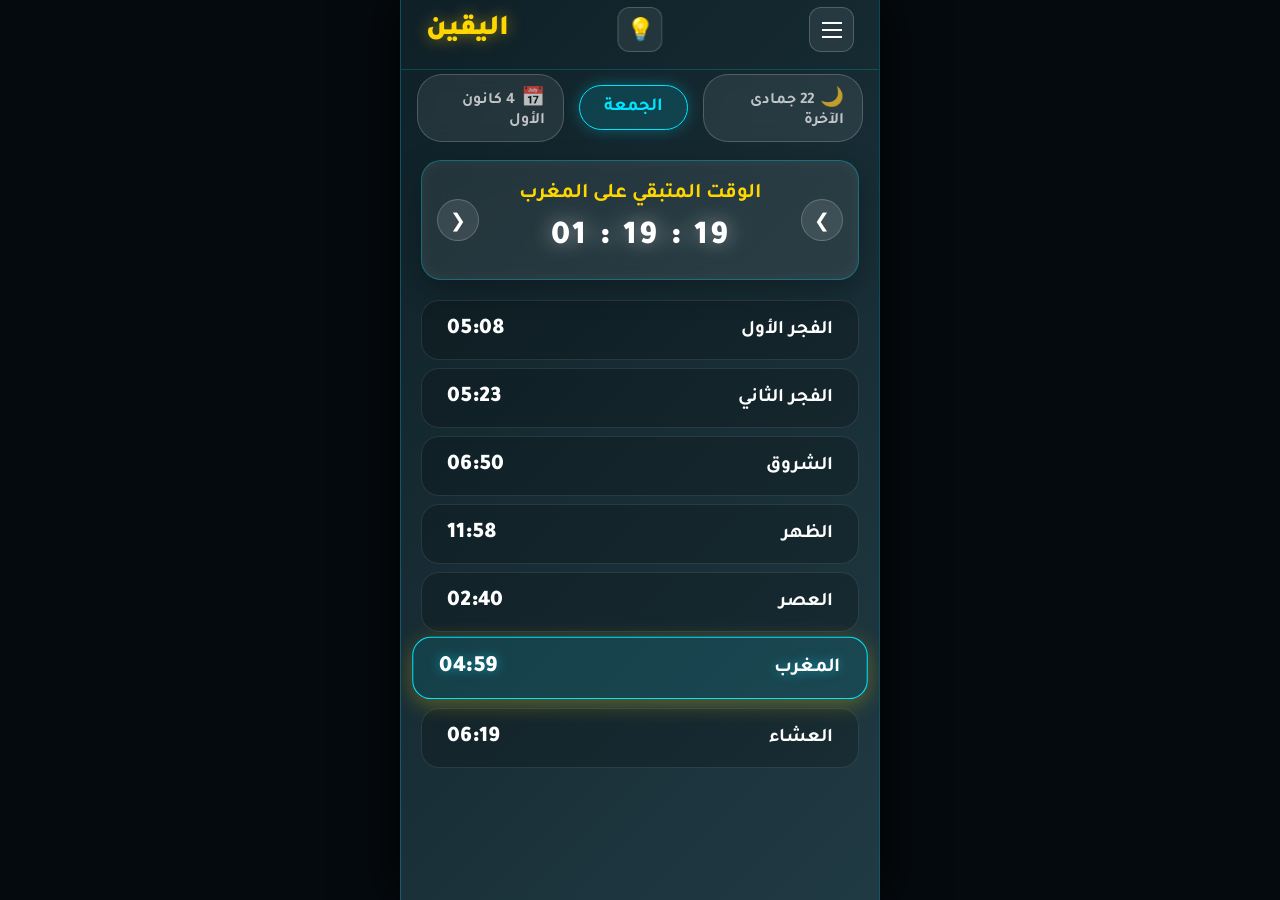
<file: index.html>
<!DOCTYPE html>
<html lang="ar" dir="rtl">
<head>
    <link rel="icon" href="logo.png">
    <meta name="viewport" content="width=device-width, initial-scale=1.0, maximum-scale=1.0, user-scalable=no, viewport-fit=cover">
<meta name="theme-color" content="#000000">

    <title>اليقين - مواقيت الصلاة</title>
    <link rel="icon" href="logo.png">
    <link rel="apple-touch-icon" href="logo.png">
    <link rel="manifest" href="manifest.json">

    <meta property="og:title" content="تطبيق مواقيت صلاة اليقين لمدينة بغداد">
    <meta property="og:description" content="تطبيقك الشامل لمواقيت الصلاة، الأذكار، وحصن المسلم.,السنن ,الاستخارة">
    <meta property="og:image" content="https://al-yaqeen-2026.netlify.app/logo.jpg">
    <meta property="og:type" content="website">
    <link href="https://fonts.googleapis.com/css2?family=Tajawal:wght@400;500;700;900&display=swap" rel="stylesheet">
    <link rel="stylesheet" href="style.css">
    <link rel="manifest" href="manifest.json">
    <link rel="manifest" href="manifest.json">
    <link rel="apple-touch-icon" href="logo.png">
</head>
<body>
    <link rel="prefetch" href="hisn.html">
    <link rel="prefetch" href="azkar_salah.html">
    <link rel="prefetch" href="adhksr.html">
    <link rel="prefetch" href="sunnah.html">
    <link rel="prefetch" href="dua.html">
    <link rel="prefetch" href="istikhara.html">
    <link rel="prefetch" href="settings.html">

    <audio id="audio-click" src="audio/click.mp3" preload="auto"></audio>
    <audio id="audio-alert5" src="audio/adhan.mp3" preload="auto"></audio>
    <audio id="audio-adhan" src="audio/adhan.mp3" preload="auto"></audio>

    <header class="app-header">
        <button class="icon-btn menu-btn" id="btn-menu" aria-label="القائمة">
            <span></span><span></span><span></span>
        </button>
        
        <button class="icon-btn" id="btn-tip" aria-label="نصيحة اليوم">💡</button>
        
        <h1 class="app-title">اليقين</h1>
    </header>

    <div class="date-bar">
        <div class="date-pill hijri"><span class="date-icon">🌙</span><span id="hijri-date">--</span></div>
        <div class="date-pill gregorian active"><span id="day-name">--</span></div>
        <div class="date-pill gregorian"><span class="date-icon">📅</span><span id="greg-date">--</span></div>
    </div>

    <div class="countdown-card">
        <button class="nav-arrow right-arrow" id="btn-prev-prayer">&#10095;</button>
        <div class="countdown-content">
            <p class="countdown-label" id="countdown-label">جاري الحساب...</p>
            <p class="countdown-timer" id="countdown-timer">00 : 00</p>
        </div>
        <button class="nav-arrow left-arrow" id="btn-next-prayer">&#10094;</button>
    </div>

    <main class="prayer-list" id="prayer-list"></main>

    

    <div class="menu-overlay" id="menu-overlay"></div>
    <aside class="side-menu" id="side-menu">
        <div class="menu-header"><span class="menu-logo">اليقين</span></div>
        <nav class="menu-nav">
            <a href="adhksr.html" class="menu-link">🌅  الأذكار الصباح و المساء</a>
            <a href="azkar_salah.html" class="menu-link">🕌 أذكار بعد الصلاة</a>
        
            <a href="hisn.html" class="menu-link">🏰 حصن المسلم</a>
            <a href="sunnah.html" class="menu-link">⭐ السنن اليومية</a>
            <a href="dua.html" class="menu-link">🤲 الأدعية</a>
            <a href="istikhara.html" class="menu-link">🧭 صلاة الاستخارة</a>
            <button id="share-app-btn" style="background: rgba(255,215,0,0.1); border: 1px solid #FFD700; color: #FFD700; padding: 10px; border-radius: 10px; width: 100%; font-family: 'Tajawal'; font-size: 1.1rem; font-weight: bold; cursor: pointer; display: flex; align-items: center; justify-content: center; gap: 8px; margin-top: 20px;">
    <span>🔗</span> شارك لأخوك الأجر
</button>
        </nav>
        <div class="menu-footer">
            <a href="settings.html" class="menu-link">⚙️ الإعدادات</a>
            <a href="contact.html" class="menu-link">📞 اتصل بنا</a>
        </div>
    </aside>

    <div class="lamp-modal" id="lamp-modal">
        <div class="lamp-content">
            <button class="close-lamp" id="close-lamp">&times;</button>
            <div class="lamp-icon-big">💡</div>
            <div class="lamp-text" id="lamp-text">جاري تحميل الفائدة...</div>
        </div>
    </div>

    <script src="prayers.js"></script>
    <script src="app.js"></script>
    
<audio id="audio-click" src="./audio/click.mp3" preload="auto"></audio>
<audio id="audio-alert5" src="./audio/adhan.mp3" preload="auto"></audio>
<audio id="audio-adhan" src="./audio/adhan.mp3" preload="auto"></audio>

<script>
    if ('serviceWorker' in navigator) {
        window.addEventListener('load', () => {
            navigator.serviceWorker.register('./sw.js')
            .then(reg => console.log('تم تشغيل الأوفلاين بنجاح!'))
            .catch(err => console.log('خطأ في تشغيل الأوفلاين:', err));
        });
    }
</script>

</body>
</html>
</file>
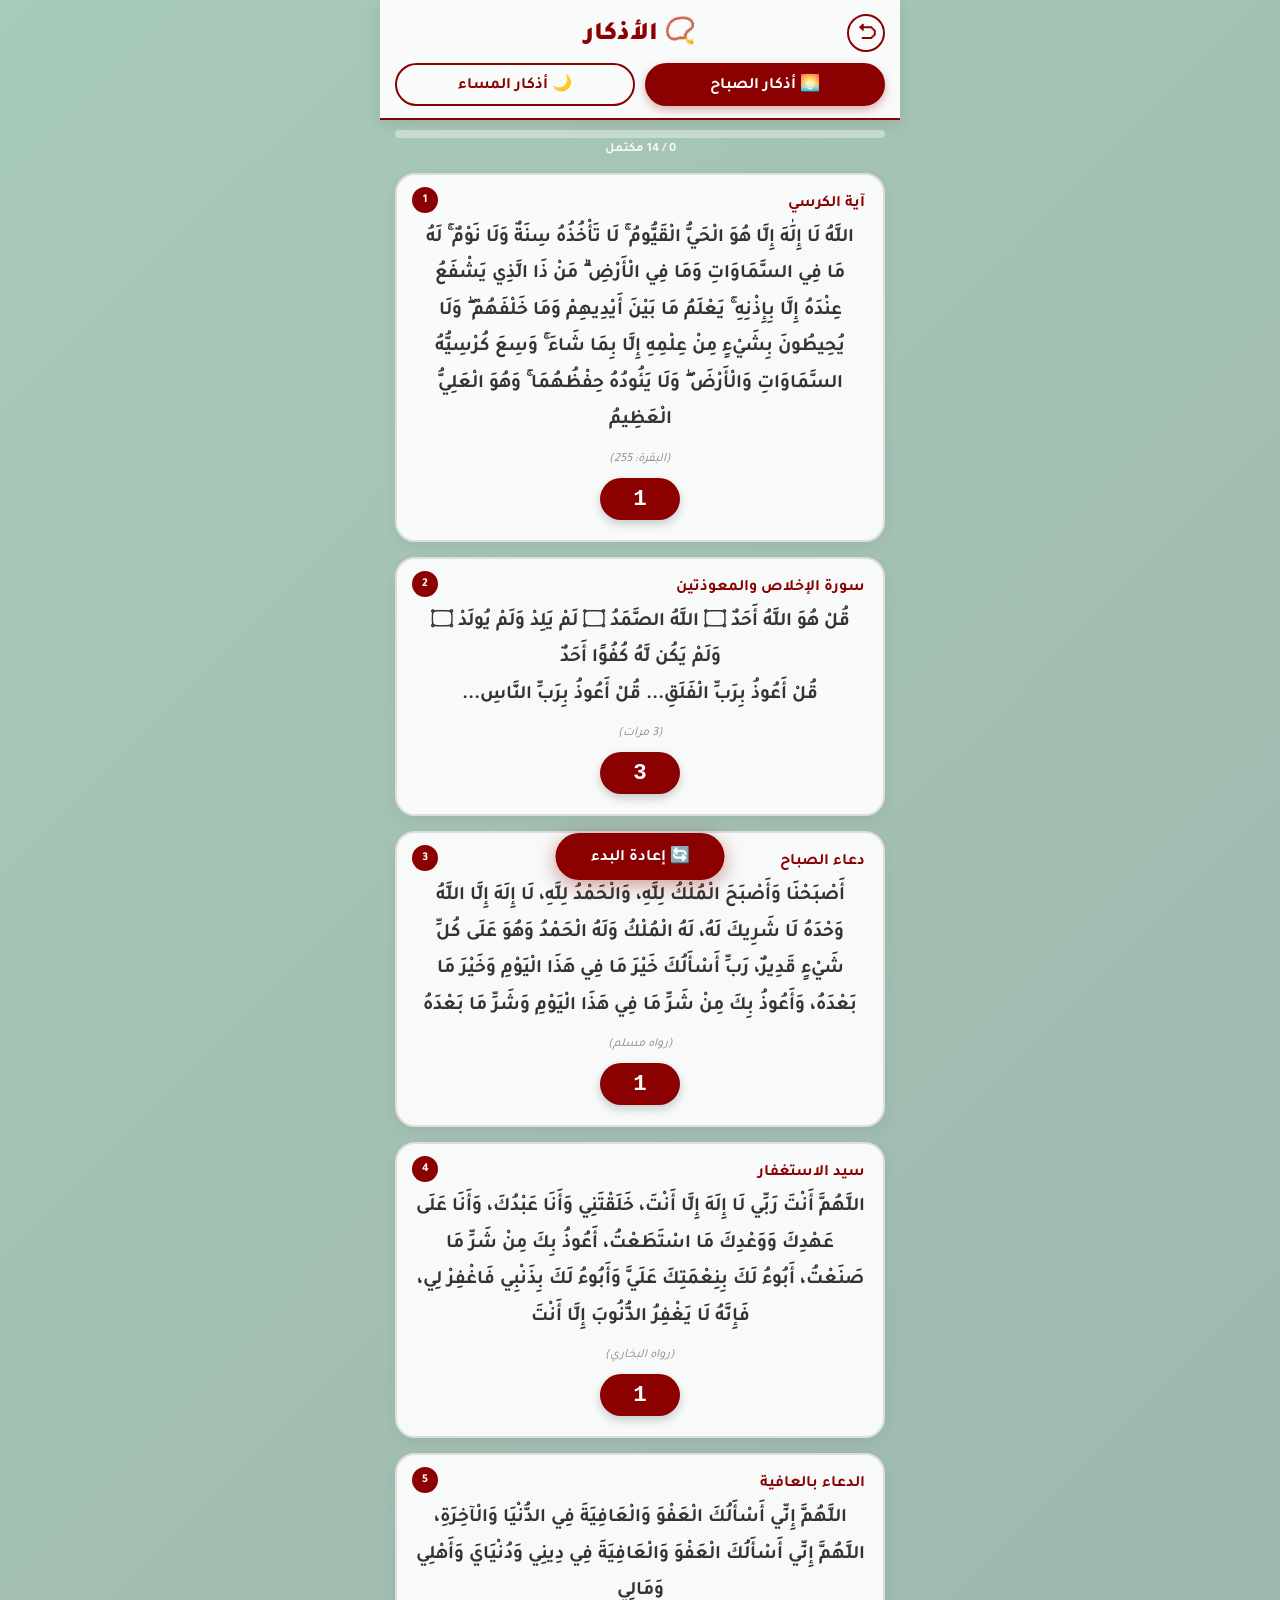
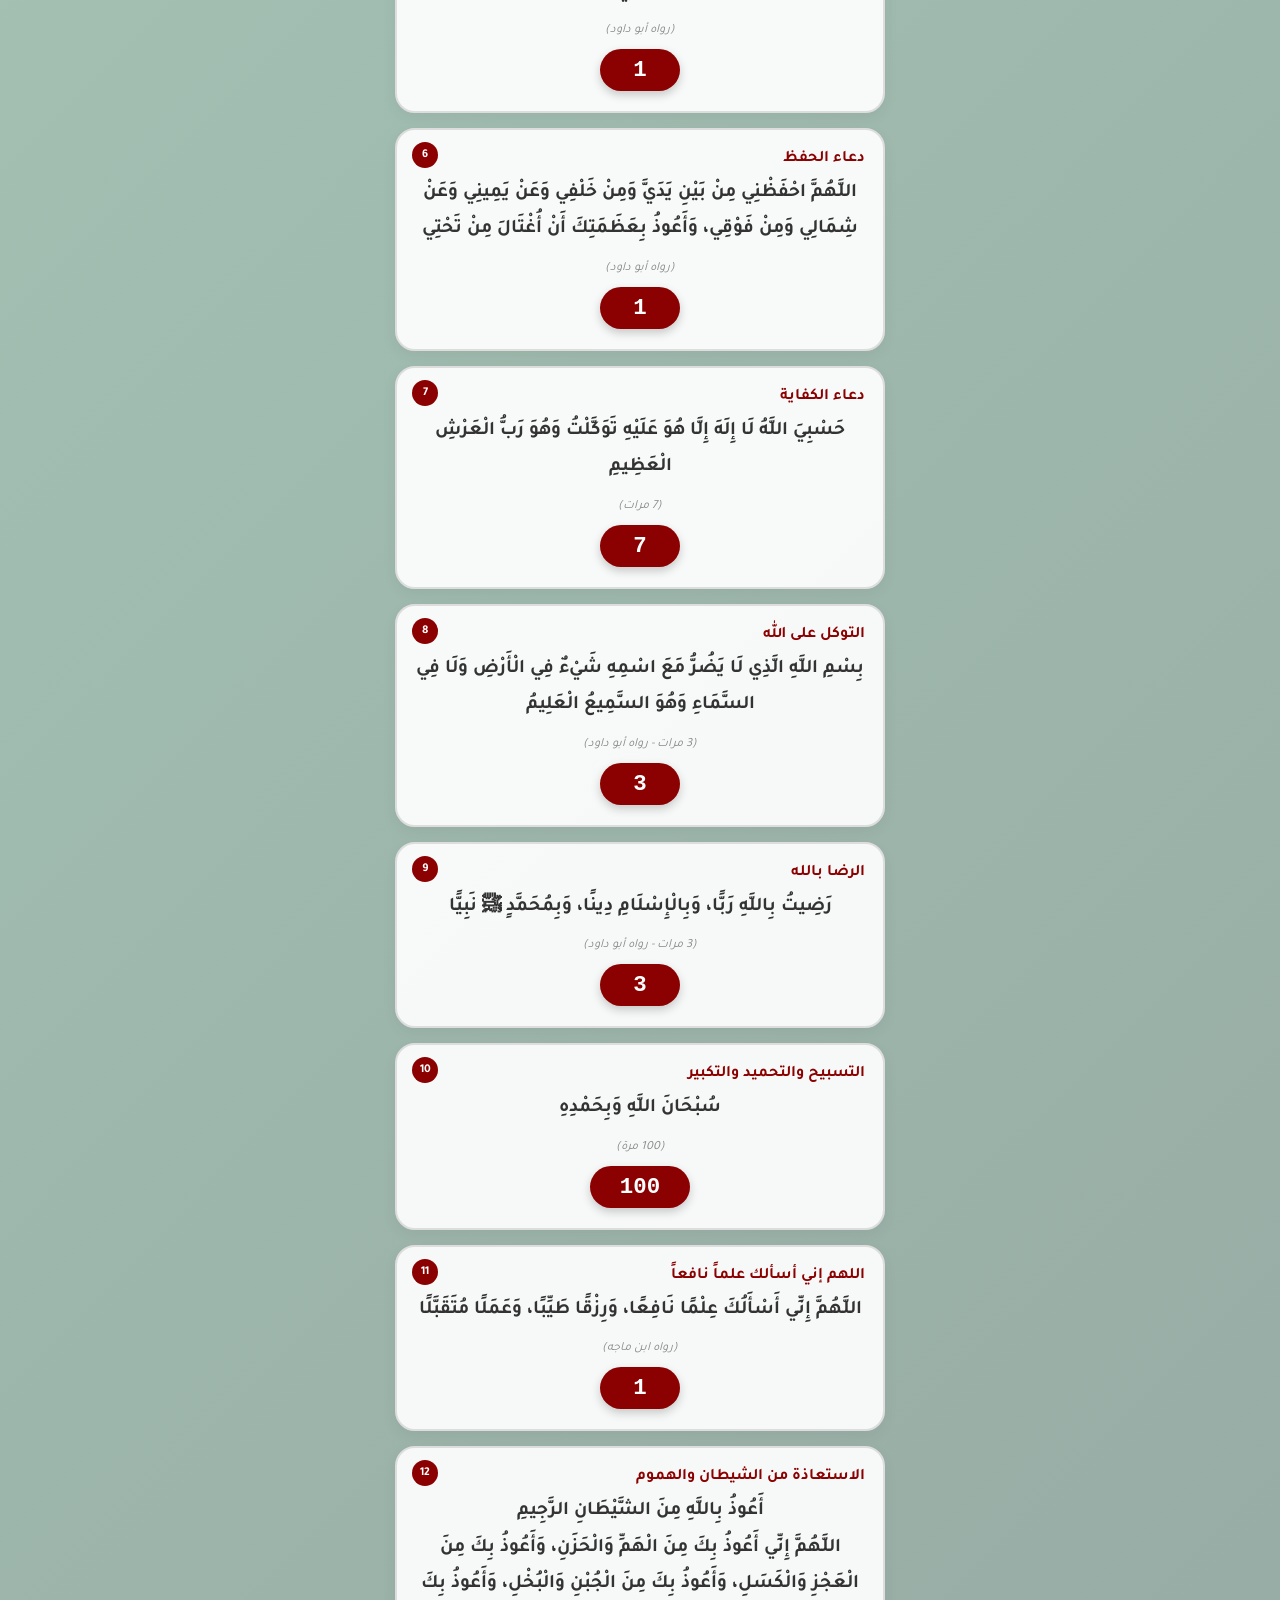
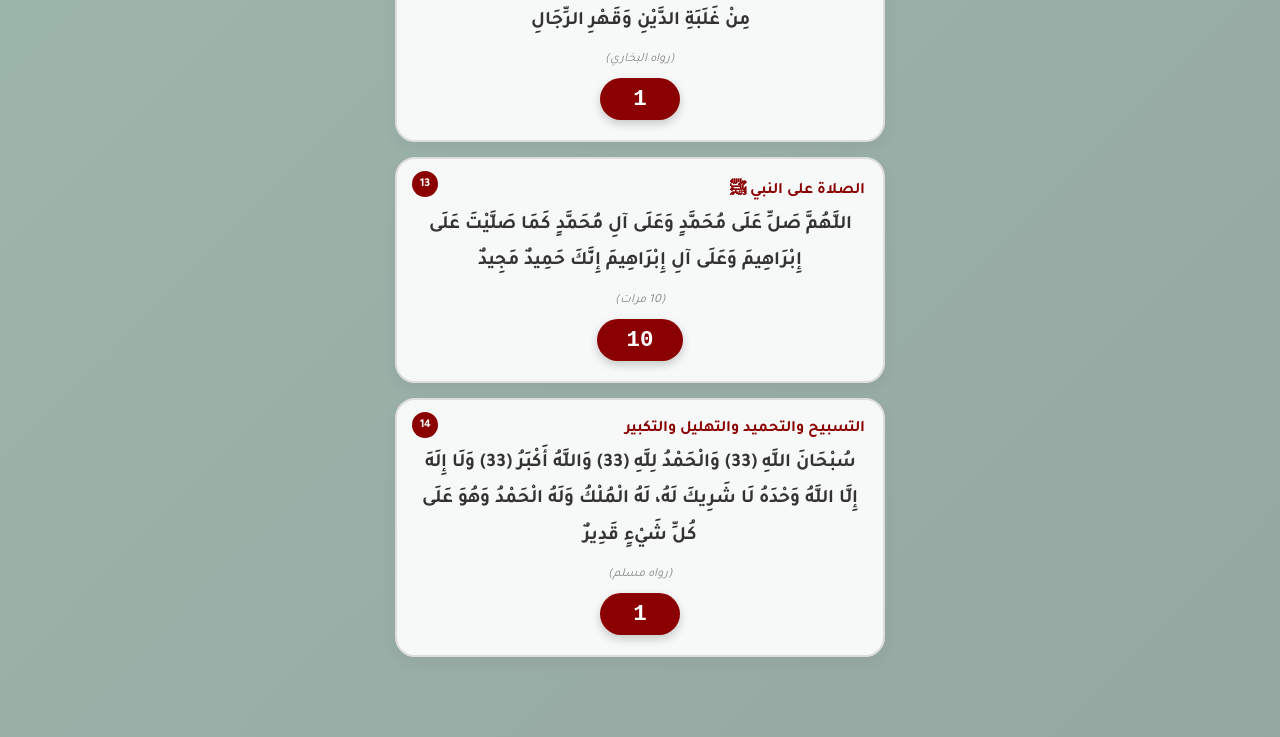
<file: adhksr.html>
<!DOCTYPE html>
<html lang="ar" dir="rtl">
<head>
    <link rel="icon" href="logo.png">
    <link rel="manifest" href="manifest.json">
    <link rel="manifest" href="manifest.json">
<link rel="apple-touch-icon" href="logo.png">
    <meta charset="UTF-8">
    <meta name="viewport" content="width=device-width, initial-scale=1.0">
    <title>الأذكار - سبحة إلكترونية</title>
    <style>
        @import url('https://fonts.googleapis.com/css2?family=Tajawal:wght@500;700;900&display=swap');

        :root {
            --primary: #8b0000;
            --glass-bg: rgba(255, 255, 255, 0.92);
            --text-dark: #333;
            --success: #2ecc71;
        }

        * { box-sizing: border-box; }

        body {
            font-family: 'Tajawal', sans-serif;
            margin: 0;
            padding: 0;
            min-height: 100vh;
            color: var(--text-dark);
            background: linear-gradient(135deg, #a8caba 0%, #5d4157 100%);
            background-size: 400% 400%;
            animation: gradientMove 15s ease infinite;
            display: flex;
            flex-direction: column;
            align-items: center;
            overflow-x: hidden;
            position: relative;
        }

        @keyframes gradientMove {
            0% { background-position: 0% 50%; }
            50% { background-position: 100% 50%; }
            100% { background-position: 0% 50%; }
        }

        .snowflakes {
            position: fixed;
            top: 0; left: 0; width: 100%; height: 100%;
            pointer-events: none;
            z-index: 0;
            background: url('https://www.transparenttextures.com/patterns/stardust.png');
            animation: snow 20s linear infinite;
            opacity: 0.5;
        }
        @keyframes snow {
            0% { background-position: 0px 0px; }
            100% { background-position: 500px 1000px; }
        }

        /* الهيدر */
        .header {
            width: 100%;
            max-width: 520px;
            padding: 15px 15px 12px;
            box-sizing: border-box;
            text-align: center;
            position: sticky;
            top: 0;
            background: rgba(255, 255, 255, 0.92);
            backdrop-filter: blur(15px);
            z-index: 100;
            border-bottom: 2px solid var(--primary);
            box-shadow: 0 4px 15px rgba(0,0,0,0.1);
        }

        .header-top {
            display: flex;
            align-items: center;
            justify-content: center;
            position: relative;
            margin-bottom: 12px;
        }

        .page-title {
            margin: 0;
            font-size: 1.6rem;
            color: var(--primary);
            font-weight: 900;
        }

        .back-btn {
            position: absolute;
            right: 0;
            background: none;
            border: 2px solid var(--primary);
            color: var(--primary);
            font-size: 1.2rem;
            font-weight: bold;
            cursor: pointer;
            border-radius: 50%;
            width: 38px; height: 38px;
            display: flex; align-items: center; justify-content: center;
            transition: 0.3s;
        }
        .back-btn:hover { background: var(--primary); color: #fff; }

        /* أزرار التبويب */
        .tabs {
            display: flex;
            justify-content: center;
            gap: 10px;
        }

        .tab-btn {
            flex: 1;
            background: transparent;
            border: 2px solid var(--primary);
            color: var(--primary);
            padding: 8px 10px;
            border-radius: 25px;
            font-family: inherit;
            font-size: 1rem;
            font-weight: bold;
            cursor: pointer;
            transition: all 0.3s ease;
        }

        .tab-btn.active {
            background: var(--primary);
            color: #fff;
            box-shadow: 0 4px 10px rgba(139, 0, 0, 0.3);
        }

        /* شريط التقدم */
        .progress-bar-wrap {
            width: 100%;
            max-width: 520px;
            padding: 10px 15px 0;
            box-sizing: border-box;
            z-index: 10;
        }
        .progress-bar-bg {
            background: rgba(255,255,255,0.4);
            border-radius: 10px;
            height: 8px;
            overflow: hidden;
        }
        .progress-bar-fill {
            height: 100%;
            background: var(--primary);
            border-radius: 10px;
            transition: width 0.4s ease;
        }
        .progress-label {
            text-align: center;
            font-size: 0.8rem;
            color: rgba(255,255,255,0.9);
            margin-top: 4px;
            font-weight: bold;
        }

        /* حاوية الأذكار */
        .adhkar-container {
            width: 100%;
            max-width: 520px;
            padding: 15px 15px 80px;
            box-sizing: border-box;
            display: flex;
            flex-direction: column;
            gap: 15px;
            z-index: 10;
        }

        /* بطاقة الذكر */
        .dhikr-card {
            background: var(--glass-bg);
            border: 2px solid #ddd;
            border-radius: 20px;
            padding: 20px 18px;
            position: relative;
            cursor: pointer;
            box-shadow: 0 5px 15px rgba(0,0,0,0.05);
            transition: all 0.3s ease;
            display: flex;
            flex-direction: column;
            align-items: center;
            gap: 12px;
            user-select: none;
        }

        .dhikr-number {
            position: absolute;
            top: 12px;
            left: 15px;
            background: var(--primary);
            color: #fff;
            font-size: 0.75rem;
            font-weight: bold;
            width: 26px; height: 26px;
            border-radius: 50%;
            display: flex; align-items: center; justify-content: center;
        }

        .dhikr-title {
            color: var(--primary);
            font-weight: bold;
            font-size: 1rem;
            width: 100%;
            text-align: right;
            margin-bottom: -5px;
        }

        .dhikr-text {
            font-size: 1.2rem;
            line-height: 1.9;
            text-align: center;
            font-weight: 700;
            direction: rtl;
        }

        .dhikr-source {
            font-size: 0.78rem;
            color: #888;
            text-align: center;
            font-style: italic;
        }

        /* تأثير البطل */
        .hero-pop {
            animation: heroClick 0.35s cubic-bezier(0.175, 0.885, 0.32, 1.275);
            border-color: var(--primary);
            box-shadow: 0 0 25px rgba(139, 0, 0, 0.35);
        }

        @keyframes heroClick {
            0% { transform: scale(1); }
            45% { transform: scale(0.93); background: rgba(139, 0, 0, 0.06); }
            100% { transform: scale(1); }
        }

        /* حالة الاكتمال */
        .dhikr-card.completed {
            opacity: 0.55;
            border-color: var(--success);
            transform: scale(0.98);
            pointer-events: none;
            box-shadow: none;
            background: #f0fdf4;
        }

        /* العداد */
        .counter-bubble {
            background: var(--primary);
            color: #fff;
            border-radius: 30px;
            padding: 8px 30px;
            font-size: 1.4rem;
            font-weight: 900;
            font-family: monospace;
            transition: all 0.3s ease;
            box-shadow: 0 4px 10px rgba(0,0,0,0.2);
            min-width: 80px;
            text-align: center;
        }

        .dhikr-card.completed .counter-bubble {
            background: var(--success);
            transform: scale(1.1);
            font-size: 1.2rem;
        }

        /* زر إعادة الضبط */
        .reset-btn {
            position: fixed;
            bottom: 20px;
            left: 50%;
            transform: translateX(-50%);
            background: var(--primary);
            color: #fff;
            border: none;
            border-radius: 30px;
            padding: 12px 35px;
            font-family: inherit;
            font-size: 1rem;
            font-weight: bold;
            cursor: pointer;
            z-index: 200;
            box-shadow: 0 5px 20px rgba(139,0,0,0.4);
            transition: 0.3s;
        }
        .reset-btn:hover { transform: translateX(-50%) scale(1.05); }

        /* رسالة الاكتمال الكاملة */
        .all-done-msg {
            display: none;
            text-align: center;
            padding: 30px 20px;
            color: #fff;
        }
        .all-done-msg.show { display: block; }
        .all-done-msg h2 { font-size: 2rem; margin-bottom: 10px; }
        .all-done-msg p { font-size: 1.1rem; opacity: 0.9; }
    </style>
</head>
<body>

    <div class="snowflakes"></div>

    <div class="header">
        <div class="header-top">
            <button class="back-btn" onclick="window.location.href='index.html'">⮌</button>
            <h1 class="page-title">📿 الأذكار</h1>
        </div>
        <div class="tabs">
            <button class="tab-btn active" id="tab-morning" onclick="loadAdhkar('morning')">🌅 أذكار الصباح</button>
            <button class="tab-btn" id="tab-evening" onclick="loadAdhkar('evening')">🌙 أذكار المساء</button>
        </div>
    </div>

    <div class="progress-bar-wrap">
        <div class="progress-bar-bg">
            <div class="progress-bar-fill" id="progress-fill" style="width:0%"></div>
        </div>
        <div class="progress-label" id="progress-label">0 / 0</div>
    </div>

    <div class="adhkar-container" id="adhkar-list"></div>

    <div class="all-done-msg" id="all-done-msg">
        <h2>✅ بارك الله فيك!</h2>
        <p>لقد أتممت جميع الأذكار<br>تقبّل الله منك</p>
    </div>

    <button class="reset-btn" id="reset-btn" onclick="resetAll()">🔄 إعادة البدء</button>

<script>
// ======================================================
// قاعدة بيانات الأذكار الكاملة (مستخرجة من الصور)
// ======================================================
const adhkarData = {
    morning: [
        {
            id: "m1", num: 1,
            title: "آية الكرسي",
            text: "اللَّهُ لَا إِلَٰهَ إِلَّا هُوَ الْحَيُّ الْقَيُّومُ ۚ لَا تَأْخُذُهُ سِنَةٌ وَلَا نَوْمٌ ۚ لَهُ مَا فِي السَّمَاوَاتِ وَمَا فِي الْأَرْضِ ۗ مَنْ ذَا الَّذِي يَشْفَعُ عِنْدَهُ إِلَّا بِإِذْنِهِ ۚ يَعْلَمُ مَا بَيْنَ أَيْدِيهِمْ وَمَا خَلْفَهُمْ ۖ وَلَا يُحِيطُونَ بِشَيْءٍ مِنْ عِلْمِهِ إِلَّا بِمَا شَاءَ ۚ وَسِعَ كُرْسِيُّهُ السَّمَاوَاتِ وَالْأَرْضَ ۖ وَلَا يَئُودُهُ حِفْظُهُمَا ۚ وَهُوَ الْعَلِيُّ الْعَظِيمُ",
            source: "(البقرة: 255)",
            count: 1
        },
        {
            id: "m2", num: 2,
            title: "سورة الإخلاص والمعوذتين",
            text: "قُلْ هُوَ اللَّهُ أَحَدٌ ۝ اللَّهُ الصَّمَدُ ۝ لَمْ يَلِدْ وَلَمْ يُولَدْ ۝ وَلَمْ يَكُن لَّهُ كُفُوًا أَحَدٌ\nقُلْ أَعُوذُ بِرَبِّ الْفَلَقِ... قُلْ أَعُوذُ بِرَبِّ النَّاسِ...",
            source: "(3 مرات)",
            count: 3
        },
        {
            id: "m3", num: 3,
            title: "دعاء الصباح",
            text: "أَصْبَحْنَا وَأَصْبَحَ الْمُلْكُ لِلَّهِ، وَالْحَمْدُ لِلَّهِ، لَا إِلَهَ إِلَّا اللَّهُ وَحْدَهُ لَا شَرِيكَ لَهُ، لَهُ الْمُلْكُ وَلَهُ الْحَمْدُ وَهُوَ عَلَى كُلِّ شَيْءٍ قَدِيرٌ، رَبِّ أَسْأَلُكَ خَيْرَ مَا فِي هَذَا الْيَوْمِ وَخَيْرَ مَا بَعْدَهُ، وَأَعُوذُ بِكَ مِنْ شَرِّ مَا فِي هَذَا الْيَوْمِ وَشَرِّ مَا بَعْدَهُ",
            source: "(رواه مسلم)",
            count: 1
        },
        {
            id: "m4", num: 4,
            title: "سيد الاستغفار",
            text: "اللَّهُمَّ أَنْتَ رَبِّي لَا إِلَهَ إِلَّا أَنْتَ، خَلَقْتَنِي وَأَنَا عَبْدُكَ، وَأَنَا عَلَى عَهْدِكَ وَوَعْدِكَ مَا اسْتَطَعْتُ، أَعُوذُ بِكَ مِنْ شَرِّ مَا صَنَعْتُ، أَبُوءُ لَكَ بِنِعْمَتِكَ عَلَيَّ وَأَبُوءُ لَكَ بِذَنْبِي فَاغْفِرْ لِي، فَإِنَّهُ لَا يَغْفِرُ الذُّنُوبَ إِلَّا أَنْتَ",
            source: "(رواه البخاري)",
            count: 1
        },
        {
            id: "m5", num: 5,
            title: "الدعاء بالعافية",
            text: "اللَّهُمَّ إِنِّي أَسْأَلُكَ الْعَفْوَ وَالْعَافِيَةَ فِي الدُّنْيَا وَالْآخِرَةِ، اللَّهُمَّ إِنِّي أَسْأَلُكَ الْعَفْوَ وَالْعَافِيَةَ فِي دِينِي وَدُنْيَايَ وَأَهْلِي وَمَالِي",
            source: "(رواه أبو داود)",
            count: 1
        },
        {
            id: "m6", num: 6,
            title: "دعاء الحفظ",
            text: "اللَّهُمَّ احْفَظْنِي مِنْ بَيْنِ يَدَيَّ وَمِنْ خَلْفِي وَعَنْ يَمِينِي وَعَنْ شِمَالِي وَمِنْ فَوْقِي، وَأَعُوذُ بِعَظَمَتِكَ أَنْ أُغْتَالَ مِنْ تَحْتِي",
            source: "(رواه أبو داود)",
            count: 1
        },
        {
            id: "m7", num: 7,
            title: "دعاء الكفاية",
            text: "حَسْبِيَ اللَّهُ لَا إِلَهَ إِلَّا هُوَ عَلَيْهِ تَوَكَّلْتُ وَهُوَ رَبُّ الْعَرْشِ الْعَظِيمِ",
            source: "(7 مرات)",
            count: 7
        },
        {
            id: "m8", num: 8,
            title: "التوكل على الله",
            text: "بِسْمِ اللَّهِ الَّذِي لَا يَضُرُّ مَعَ اسْمِهِ شَيْءٌ فِي الْأَرْضِ وَلَا فِي السَّمَاءِ وَهُوَ السَّمِيعُ الْعَلِيمُ",
            source: "(3 مرات - رواه أبو داود)",
            count: 3
        },
        {
            id: "m9", num: 9,
            title: "الرضا بالله",
            text: "رَضِيتُ بِاللَّهِ رَبًّا، وَبِالْإِسْلَامِ دِينًا، وَبِمُحَمَّدٍ ﷺ نَبِيًّا",
            source: "(3 مرات - رواه أبو داود)",
            count: 3
        },
        {
            id: "m10", num: 10,
            title: "التسبيح والتحميد والتكبير",
            text: "سُبْحَانَ اللَّهِ وَبِحَمْدِهِ",
            source: "(100 مرة)",
            count: 100
        },
        {
            id: "m11", num: 11,
            title: "اللهم إني أسألك علماً نافعاً",
            text: "اللَّهُمَّ إِنِّي أَسْأَلُكَ عِلْمًا نَافِعًا، وَرِزْقًا طَيِّبًا، وَعَمَلًا مُتَقَبَّلًا",
            source: "(رواه ابن ماجه)",
            count: 1
        },
        {
            id: "m12", num: 12,
            title: "الاستعاذة من الشيطان والهموم",
            text: "أَعُوذُ بِاللَّهِ مِنَ الشَّيْطَانِ الرَّجِيمِ\nاللَّهُمَّ إِنِّي أَعُوذُ بِكَ مِنَ الْهَمِّ وَالْحَزَنِ، وَأَعُوذُ بِكَ مِنَ الْعَجْزِ وَالْكَسَلِ، وَأَعُوذُ بِكَ مِنَ الْجُبْنِ وَالْبُخْلِ، وَأَعُوذُ بِكَ مِنْ غَلَبَةِ الدَّيْنِ وَقَهْرِ الرِّجَالِ",
            source: "(رواه البخاري)",
            count: 1
        },
        {
            id: "m13", num: 13,
            title: "الصلاة على النبي ﷺ",
            text: "اللَّهُمَّ صَلِّ عَلَى مُحَمَّدٍ وَعَلَى آلِ مُحَمَّدٍ كَمَا صَلَّيْتَ عَلَى إِبْرَاهِيمَ وَعَلَى آلِ إِبْرَاهِيمَ إِنَّكَ حَمِيدٌ مَجِيدٌ",
            source: "(10 مرات)",
            count: 10
        },
        {
            id: "m14", num: 14,
            title: "التسبيح والتحميد والتهليل والتكبير",
            text: "سُبْحَانَ اللَّهِ (33) وَالْحَمْدُ لِلَّهِ (33) وَاللَّهُ أَكْبَرُ (33) وَلَا إِلَهَ إِلَّا اللَّهُ وَحْدَهُ لَا شَرِيكَ لَهُ، لَهُ الْمُلْكُ وَلَهُ الْحَمْدُ وَهُوَ عَلَى كُلِّ شَيْءٍ قَدِيرٌ",
            source: "(رواه مسلم)",
            count: 1
        }
    ],
    evening: [
        {
            id: "e1", num: 1,
            title: "آية الكرسي",
            text: "اللَّهُ لَا إِلَٰهَ إِلَّا هُوَ الْحَيُّ الْقَيُّومُ ۚ لَا تَأْخُذُهُ سِنَةٌ وَلَا نَوْمٌ ۚ لَهُ مَا فِي السَّمَاوَاتِ وَمَا فِي الْأَرْضِ ۗ مَنْ ذَا الَّذِي يَشْفَعُ عِنْدَهُ إِلَّا بِإِذْنِهِ ۚ يَعْلَمُ مَا بَيْنَ أَيْدِيهِمْ وَمَا خَلْفَهُمْ ۖ وَلَا يُحِيطُونَ بِشَيْءٍ مِنْ عِلْمِهِ إِلَّا بِمَا شَاءَ ۚ وَسِعَ كُرْسِيُّهُ السَّمَاوَاتِ وَالْأَرْضَ",
            source: "(البقرة: 255)",
            count: 1
        },
        {
            id: "e2", num: 2,
            title: "سورة الإخلاص والمعوذتين",
            text: "قُلْ هُوَ اللَّهُ أَحَدٌ ۝ اللَّهُ الصَّمَدُ ۝ لَمْ يَلِدْ وَلَمْ يُولَدْ ۝ وَلَمْ يَكُن لَّهُ كُفُوًا أَحَدٌ\nقُلْ أَعُوذُ بِرَبِّ الْفَلَقِ... قُلْ أَعُوذُ بِرَبِّ النَّاسِ...",
            source: "(3 مرات)",
            count: 3
        },
        {
            id: "e3", num: 3,
            title: "ذكر المساء",
            text: "أَمْسَيْنَا وَأَمْسَى الْمُلْكُ لِلَّهِ، وَالْحَمْدُ لِلَّهِ، لَا إِلَهَ إِلَّا اللَّهُ وَحْدَهُ لَا شَرِيكَ لَهُ، لَهُ الْمُلْكُ وَلَهُ الْحَمْدُ وَهُوَ عَلَى كُلِّ شَيْءٍ قَدِيرٌ، رَبِّ أَسْأَلُكَ خَيْرَ مَا فِي هَذِهِ اللَّيْلَةِ وَخَيْرَ مَا بَعْدَهَا، وَأَعُوذُ بِكَ مِنْ شَرِّ مَا فِي هَذِهِ اللَّيْلَةِ وَشَرِّ مَا بَعْدَهَا",
            source: "(رواه مسلم)",
            count: 1
        },
        {
            id: "e4", num: 4,
            title: "سيد الاستغفار",
            text: "اللَّهُمَّ أَنْتَ رَبِّي لَا إِلَهَ إِلَّا أَنْتَ، خَلَقْتَنِي وَأَنَا عَبْدُكَ، وَأَنَا عَلَى عَهْدِكَ وَوَعْدِكَ مَا اسْتَطَعْتُ، أَعُوذُ بِكَ مِنْ شَرِّ مَا صَنَعْتُ، أَبُوءُ لَكَ بِنِعْمَتِكَ عَلَيَّ وَأَبُوءُ لَكَ بِذَنْبِي فَاغْفِرْ لِي، فَإِنَّهُ لَا يَغْفِرُ الذُّنُوبَ إِلَّا أَنْتَ",
            source: "(رواه البخاري)",
            count: 1
        },
        {
            id: "e5", num: 5,
            title: "الدعاء بالعافية",
            text: "اللَّهُمَّ إِنِّي أَسْأَلُكَ الْعَفْوَ وَالْعَافِيَةَ فِي الدُّنْيَا وَالْآخِرَةِ، اللَّهُمَّ إِنِّي أَسْأَلُكَ الْعَفْوَ وَالْعَافِيَةَ فِي دِينِي وَدُنْيَايَ وَأَهْلِي وَمَالِي",
            source: "(رواه أبو داود)",
            count: 1
        },
        {
            id: "e6", num: 6,
            title: "الاستعاذة بكلمات الله",
            text: "أَعُوذُ بِكَلِمَاتِ اللَّهِ التَّامَّاتِ مِنْ شَرِّ مَا خَلَقَ",
            source: "(3 مرات - رواه مسلم)",
            count: 3
        },
        {
            id: "e7", num: 7,
            title: "اللهم بك أمسينا",
            text: "اللَّهُمَّ بِكَ أَمْسَيْنَا وَبِكَ أَصْبَحْنَا، وَبِكَ نَحْيَا وَبِكَ نَمُوتُ، وَإِلَيْكَ الْمَصِيرُ",
            source: "(رواه الترمذي)",
            count: 1
        },
        {
            id: "e8", num: 8,
            title: "دعاء الحفظ من الشيطان",
            text: "أَعُوذُ بِاللَّهِ مِنَ الشَّيْطَانِ الرَّجِيمِ\nاللَّهُمَّ إِنِّي أَعُوذُ بِكَ مِنَ الْهَمِّ وَالْحَزَنِ، وَأَعُوذُ بِكَ مِنَ الْعَجْزِ وَالْكَسَلِ، وَأَعُوذُ بِكَ مِنَ الْجُبْنِ وَالْبُخْلِ، وَأَعُوذُ بِكَ مِنْ غَلَبَةِ الدَّيْنِ وَقَهْرِ الرِّجَالِ",
            source: "(رواه البخاري)",
            count: 1
        },
        {
            id: "e9", num: 9,
            title: "التوكل على الله",
            text: "بِسْمِ اللَّهِ الَّذِي لَا يَضُرُّ مَعَ اسْمِهِ شَيْءٌ فِي الْأَرْضِ وَلَا فِي السَّمَاءِ وَهُوَ السَّمِيعُ الْعَلِيمُ",
            source: "(3 مرات - رواه أبو داود)",
            count: 3
        },
        {
            id: "e10", num: 10,
            title: "الرضا بالله",
            text: "رَضِيتُ بِاللَّهِ رَبًّا، وَبِالْإِسْلَامِ دِينًا، وَبِمُحَمَّدٍ ﷺ نَبِيًّا",
            source: "(3 مرات - رواه أبو داود)",
            count: 3
        },
        {
            id: "e11", num: 11,
            title: "التسبيح والتحميد والتكبير",
            text: "سُبْحَانَ اللَّهِ وَبِحَمْدِهِ",
            source: "(100 مرة)",
            count: 100
        },
        {
            id: "e12", num: 12,
            title: "الصلاة على النبي ﷺ",
            text: "اللَّهُمَّ صَلِّ عَلَى مُحَمَّدٍ وَعَلَى آلِ مُحَمَّدٍ كَمَا صَلَّيْتَ عَلَى إِبْرَاهِيمَ وَعَلَى آلِ إِبْرَاهِيمَ إِنَّكَ حَمِيدٌ مَجِيدٌ",
            source: "(10 مرات)",
            count: 10
        },
        {
            id: "e13", num: 13,
            title: "حسبي الله",
            text: "حَسْبِيَ اللَّهُ لَا إِلَهَ إِلَّا هُوَ عَلَيْهِ تَوَكَّلْتُ وَهُوَ رَبُّ الْعَرْشِ الْعَظِيمِ",
            source: "(7 مرات)",
            count: 7
        },
        {
            id: "e14", num: 14,
            title: "التسبيح والتحميد والتهليل والتكبير",
            text: "سُبْحَانَ اللَّهِ (33) وَالْحَمْدُ لِلَّهِ (33) وَاللَّهُ أَكْبَرُ (33) وَلَا إِلَهَ إِلَّا اللَّهُ وَحْدَهُ لَا شَرِيكَ لَهُ، لَهُ الْمُلْكُ وَلَهُ الْحَمْدُ وَهُوَ عَلَى كُلِّ شَيْءٍ قَدِيرٌ",
            source: "(رواه مسلم)",
            count: 1
        }
    ]
};

// ======================================================
// المنطق البرمجي
// ======================================================
let currentCategory = 'morning';
let activeCounters = {};

function updateProgress() {
    const cat = adhkarData[currentCategory];
    let total = cat.length;
    let done = cat.filter(d => activeCounters[d.id] === 0).length;
    let pct = total > 0 ? Math.round((done / total) * 100) : 0;
    document.getElementById('progress-fill').style.width = pct + '%';
    document.getElementById('progress-label').innerText = `${done} / ${total} مكتمل`;
    
    const allDone = document.getElementById('all-done-msg');
    if (done === total && total > 0) {
        allDone.classList.add('show');
    } else {
        allDone.classList.remove('show');
    }
}

function loadAdhkar(category) {
    currentCategory = category;
    
    document.getElementById('tab-morning').classList.remove('active');
    document.getElementById('tab-evening').classList.remove('active');
    document.getElementById(`tab-${category}`).classList.add('active');

    const container = document.getElementById('adhkar-list');
    container.innerHTML = '';

    adhkarData[category].forEach(dhikr => {
        if (activeCounters[dhikr.id] === undefined) {
            activeCounters[dhikr.id] = dhikr.count;
        }

        const currentCount = activeCounters[dhikr.id];
        const isCompleted = currentCount === 0;

        const card = document.createElement('div');
        card.className = `dhikr-card ${isCompleted ? 'completed' : ''}`;
        card.id = `card-${dhikr.id}`;
        card.onclick = () => handleDhikrClick(dhikr.id);

        card.innerHTML = `
            <div class="dhikr-number">${dhikr.num}</div>
            <div class="dhikr-title">${dhikr.title}</div>
            <div class="dhikr-text">${dhikr.text.replace(/\n/g, '<br>')}</div>
            ${dhikr.source ? `<div class="dhikr-source">${dhikr.source}</div>` : ''}
            <div class="counter-bubble" id="counter-${dhikr.id}">
                ${isCompleted ? '✔️ تم' : currentCount}
            </div>
        `;
        
        container.appendChild(card);
    });
    
    updateProgress();
}

function handleDhikrClick(id) {
    if (activeCounters[id] > 0) {
        const card = document.getElementById(`card-${id}`);
        const counterElement = document.getElementById(`counter-${id}`);

        activeCounters[id]--;

        card.classList.remove('hero-pop');
        void card.offsetWidth;
        card.classList.add('hero-pop');

        if (activeCounters[id] > 0) {
            counterElement.innerText = activeCounters[id];
        } else {
            counterElement.innerText = '✔️ تم';
            setTimeout(() => {
                card.classList.add('completed');
                card.classList.remove('hero-pop');
                updateProgress();
            }, 300);
        }
        
        if (activeCounters[id] > 0) updateProgress();
    }
}

function resetAll() {
    adhkarData[currentCategory].forEach(d => {
        activeCounters[d.id] = d.count;
    });
    loadAdhkar(currentCategory);
}

// تشغيل أذكار الصباح افتراضياً
loadAdhkar('morning');
</script>


<audio id="audio-click" src="./audio/click.mp3" preload="auto"></audio>
<audio id="audio-alert5" src="./audio/adhan.mp3" preload="auto"></audio>
<audio id="audio-adhan" src="./audio/adhan.mp3" preload="auto"></audio>

<script>
    if ('serviceWorker' in navigator) {
        window.addEventListener('load', () => {
            navigator.serviceWorker.register('./sw.js')
            .then(reg => console.log('تم تشغيل الأوفلاين بنجاح!'))
            .catch(err => console.log('خطأ في تشغيل الأوفلاين:', err));
        });
    }
</script>
</body>
</html>
</file>
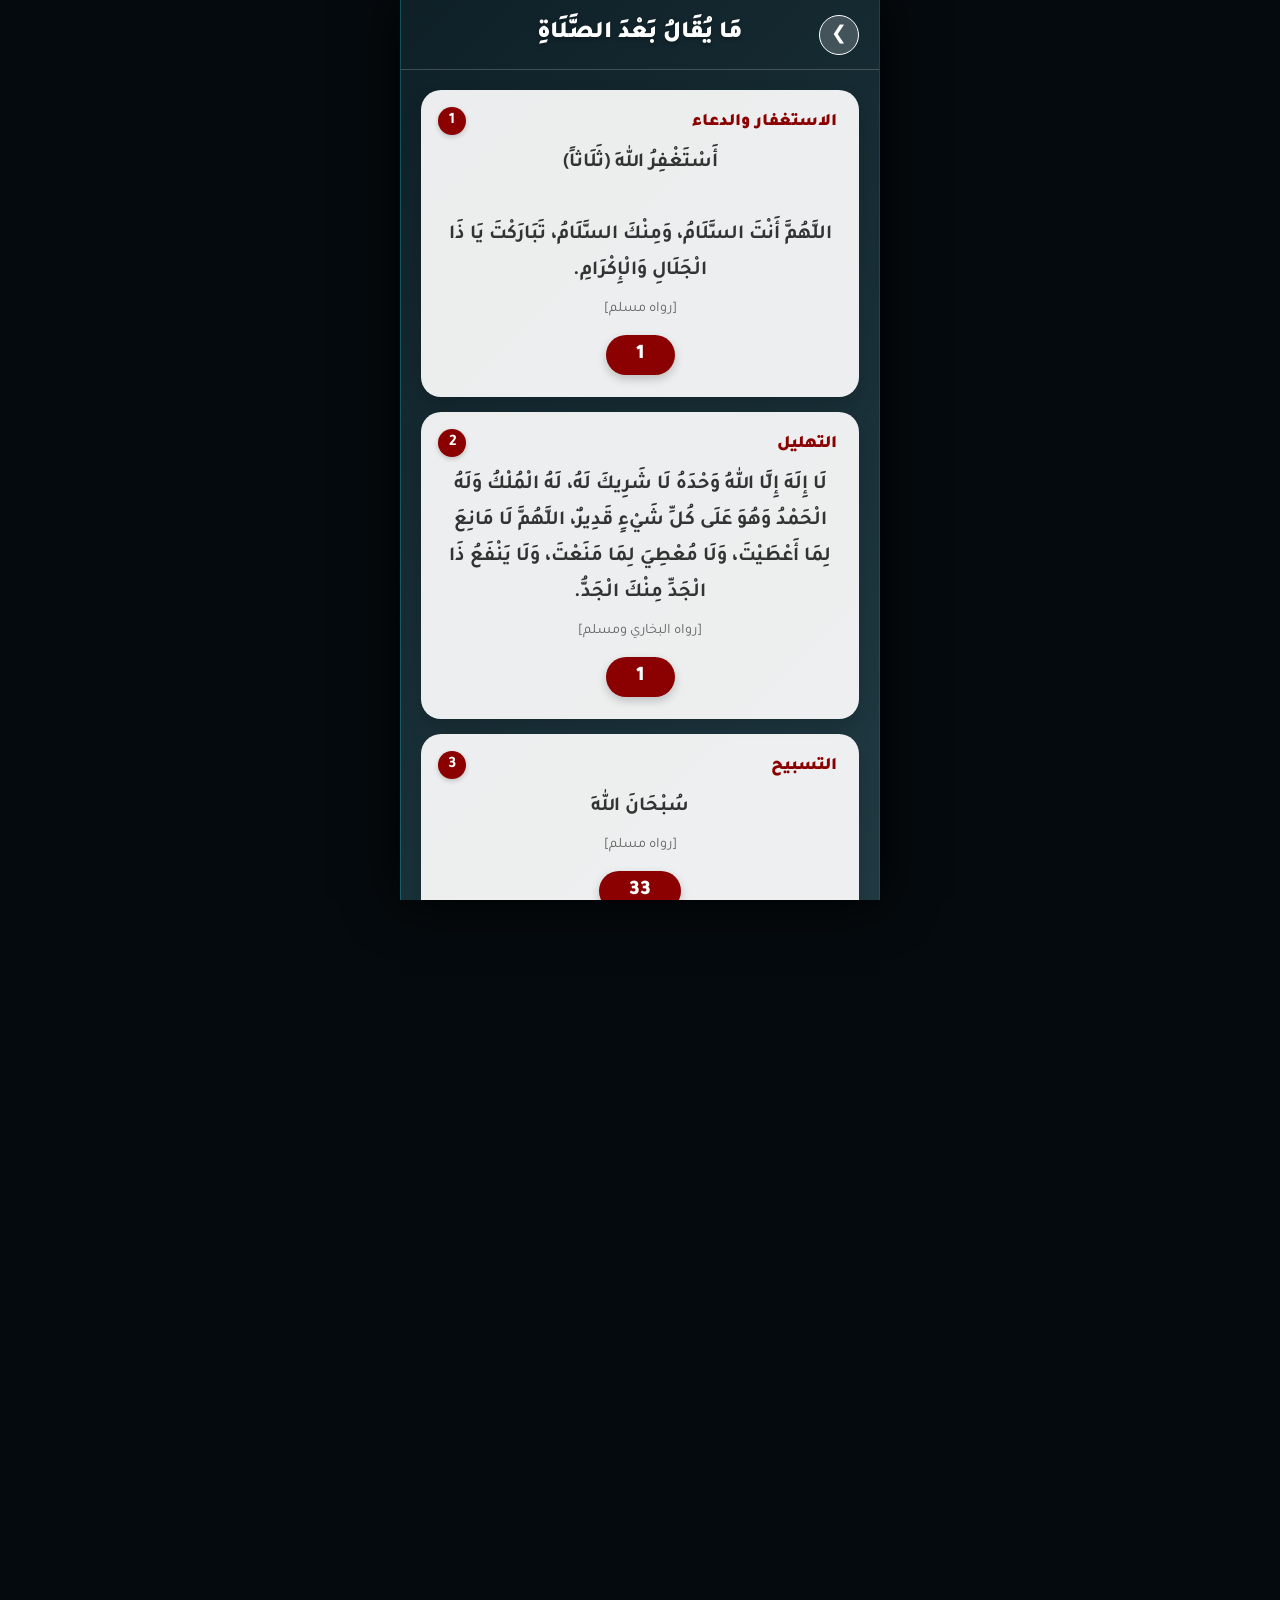
<file: azkar_salah.html>
<!DOCTYPE html>
<html lang="ar" dir="rtl">
<head>
    <link rel="icon" href="logo.png">
    <meta charset="UTF-8">
    <meta name="viewport" content="width=device-width, initial-scale=1.0, maximum-scale=1.0, user-scalable=no, viewport-fit=cover">
    <title>أذكار بعد الصلاة - اليقين</title>
    <link href="https://fonts.googleapis.com/css2?family=Tajawal:wght@500;700;900&display=swap" rel="stylesheet">
    <link rel="stylesheet" href="style.css">
    <style>
        body { padding-bottom: 50px; background: linear-gradient(135deg, #a8caba 0%, #5d4157 100%); background-attachment: fixed; }
        .header { display: flex; align-items: center; justify-content: center; padding: 20px; position: relative; border-bottom: 1px solid rgba(255,255,255,0.2); }
        .back-btn { position: absolute; right: 20px; background: rgba(255,255,255,0.2); border: 1px solid #fff; color: #fff; width: 40px; height: 40px; border-radius: 50%; display: flex; justify-content: center; align-items: center; font-size: 1.2rem; cursor: pointer; text-decoration: none; }
        .page-title { margin: 0; font-size: 1.5rem; color: #fff; font-weight: 900; text-shadow: 0 2px 4px rgba(0,0,0,0.3); }
        
        .adhkar-container { padding: 20px; display: flex; flex-direction: column; gap: 15px; }
        .dhikr-card { background: rgba(255, 255, 255, 0.92); border-radius: 20px; padding: 20px; position: relative; cursor: pointer; display: flex; flex-direction: column; align-items: center; gap: 12px; transition: 0.3s; box-shadow: 0 10px 20px rgba(0,0,0,0.15); color: #333; border: 2px solid transparent; }
        .dhikr-card.hero-pop { transform: scale(0.96); background: #fdfbfb; border-color: #8b0000; }
        .dhikr-card.completed { opacity: 0.6; pointer-events: none; border-color: #2ecc71; background: #f0fdf4; }
        
        .dhikr-number { position: absolute; top: 15px; left: 15px; background: #8b0000; color: #fff; font-weight: bold; width: 28px; height: 28px; border-radius: 50%; display: flex; align-items: center; justify-content: center; box-shadow: 0 2px 5px rgba(0,0,0,0.2);}
        .dhikr-title { color: #8b0000; font-weight: 900; font-size: 1.1rem; width: 100%; text-align: right; margin-bottom: -5px; }
        .dhikr-text { font-size: 1.25rem; line-height: 1.8; text-align: center; font-weight: bold; margin-top: 5px; }
        .dhikr-source { font-size: 0.9rem; color: #666; text-align: center; }
        
        .counter-bubble { background: #8b0000; color: #fff; border-radius: 30px; padding: 8px 30px; font-size: 1.3rem; font-weight: 900; box-shadow: 0 4px 10px rgba(0,0,0,0.2); transition: 0.3s; margin-top: 5px; }
        .dhikr-card.completed .counter-bubble { background: #2ecc71; }
    </style>
</head>
<body>

    <div class="header">
        <a href="index.html" class="back-btn">❯</a>
        <h1 class="page-title">مَا يُقَالُ بَعْدَ الصَّلَاةِ</h1>
    </div>

    <div class="adhkar-container" id="adhkar-list"></div>

    <script>
        // قاعدة بيانات أذكار الصلاة المفصلة
        const salahAdhkar = [
            { id: "s1", num: 1, title: "الاستغفار والدعاء", text: "أَسْتَغْفِرُ اللهَ (ثَلَاثاً)<br><br>اللَّهُمَّ أَنْتَ السَّلَامُ، وَمِنْكَ السَّلَامُ، تَبَارَكْتَ يَا ذَا الْجَلَالِ وَالْإِكْرَامِ.", source: "[رواه مسلم]", count: 1 },
            { id: "s2", num: 2, title: "التهليل", text: "لَا إِلَهَ إِلَّا اللهُ وَحْدَهُ لَا شَرِيكَ لَهُ، لَهُ الْمُلْكُ وَلَهُ الْحَمْدُ وَهُوَ عَلَى كُلِّ شَيْءٍ قَدِيرٌ، اللَّهُمَّ لَا مَانِعَ لِمَا أَعْطَيْتَ، وَلَا مُعْطِيَ لِمَا مَنَعْتَ، وَلَا يَنْفَعُ ذَا الْجَدِّ مِنْكَ الْجَدُّ.", source: "[رواه البخاري ومسلم]", count: 1 },
            { id: "s3", num: 3, title: "التسبيح", text: "سُبْحَانَ اللهِ", source: "[رواه مسلم]", count: 33 },
            { id: "s4", num: 4, title: "التحميد", text: "الْحَمْدُ للهِ", source: "[رواه مسلم]", count: 33 },
            { id: "s5", num: 5, title: "التكبير", text: "اللهُ أَكْبَرُ", source: "[رواه مسلم]", count: 33 },
            { id: "s6", num: 6, title: "ختام المائة", text: "لَا إِلَهَ إِلَّا اللهُ وَحْدَهُ لَا شَرِيكَ لَهُ، لَهُ الْمُلْكُ وَلَهُ الْحَمْدُ وَهُوَ عَلَى كُلِّ شَيْءٍ قَدِيرٌ.", source: "(من قالها غفرت خطاياه وإن كانت مثل زبد البحر) [رواه مسلم]", count: 1 },
            { id: "s7", num: 7, title: "آية الكرسي", text: "اللَّهُ لَا إِلَٰهَ إِلَّا هُوَ الْحَيُّ الْقَيُّومُ ۚ لَا تَأْخُذُهُ سِنَةٌ وَلَا نَوْمٌ ۚ...", source: "(من قرأها لم يمنعه من دخول الجنة إلا الموت) [النسائي]", count: 1 },
            { id: "s8", num: 8, title: "سورة الإخلاص", text: "قُلْ هُوَ اللَّهُ أَحَدٌ...", source: "(مرة واحدة، وبعد صلاتي الفجر والمغرب 3 مرات)", count: 1 },
            { id: "s9", num: 9, title: "سورة الفلق", text: "قُلْ أَعُوذُ بِرَبِّ الْفَلَقِ...", source: "(مرة واحدة، وبعد صلاتي الفجر والمغرب 3 مرات)", count: 1 },
            { id: "s10", num: 10, title: "سورة الناس", text: "قُلْ أَعُوذُ بِرَبِّ النَّاسِ...", source: "(مرة واحدة، وبعد صلاتي الفجر والمغرب 3 مرات)", count: 1 },
            { id: "s11", num: 11, title: "خاص بصلاتي الفجر والمغرب", text: "لَا إِلَهَ إِلَّا اللهُ وَحْدَهُ لَا شَرِيكَ لَهُ، لَهُ الْمُلْكُ وَلَهُ الْحَمْدُ يُحْيِي وَيُمِيتُ وَهُوَ عَلَى كُلِّ شَيْءٍ قَدِيرٌ.", source: "(تقال 10 مرات بعد صلاتي الفجر والمغرب) [الترمذي]", count: 10 },
            { id: "s12", num: 12, title: "الاستجارة من النار (الفجر والمغرب)", text: "اللَّهُمَّ أَجِرْنِي مِنَ النَّارِ.", source: "(تقال 7 مرات بعد الفجر والمغرب) [أبو داود]", count: 7 }
        ];

        let activeCounters = {};
        const container = document.getElementById('adhkar-list');

        salahAdhkar.forEach(dhikr => {
            activeCounters[dhikr.id] = dhikr.count;
            const card = document.createElement('div');
            card.className = 'dhikr-card';
            card.id = `card-${dhikr.id}`;
            card.onclick = () => handleDhikrClick(dhikr.id);

            card.innerHTML = `
                <div class="dhikr-number">${dhikr.num}</div>
                <div class="dhikr-title">${dhikr.title}</div>
                <div class="dhikr-text">${dhikr.text}</div>
                <div class="dhikr-source">${dhikr.source}</div>
                <div class="counter-bubble" id="counter-${dhikr.id}">${dhikr.count}</div>
            `;
            container.appendChild(card);
        });

        function handleDhikrClick(id) {
            if (activeCounters[id] > 0) {
                const card = document.getElementById(`card-${id}`);
                const counterElement = document.getElementById(`counter-${id}`);
                
                activeCounters[id]--;
                
                card.classList.remove('hero-pop');
                void card.offsetWidth; 
                card.classList.add('hero-pop');

                if (activeCounters[id] > 0) {
                    counterElement.innerText = activeCounters[id];
                } else {
                    counterElement.innerText = '✔️ تم';
                    setTimeout(() => {
                        card.classList.add('completed');
                        card.classList.remove('hero-pop');
                    }, 300);
                }
            }
        }
    </script>

    <script src="app.js"></script>
    <audio id="audio-click" src="./audio/click.mp3" preload="auto"></audio>
</body>
</html>
</file>
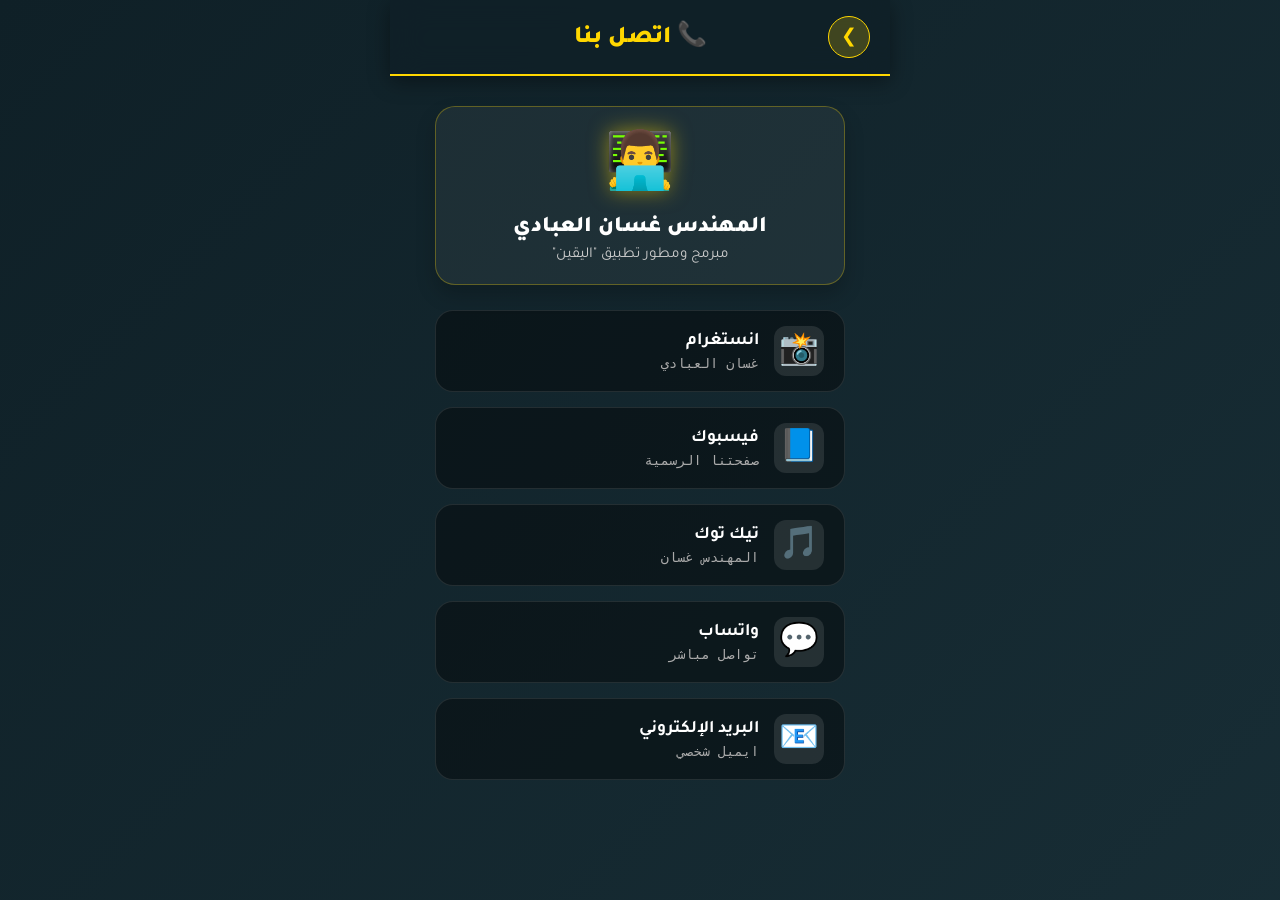
<file: contact.html>
<!DOCTYPE html>
<html lang="ar" dir="rtl">
<head>
    <link rel="icon" href="logo.png">
    <link rel="manifest" href="manifest.json">
    <link rel="manifest" href="manifest.json">
<link rel="apple-touch-icon" href="logo.png">
    
    <meta charset="UTF-8">
    <meta name="viewport" content="width=device-width, initial-scale=1.0">
    <title>اتصل بنا - اليقين</title>
    <style>
        @import url('https://fonts.googleapis.com/css2?family=Tajawal:wght@500;700;900&display=swap');

        body {
            font-family: 'Tajawal', sans-serif;
            margin: 0;
            padding: 0;
            min-height: 100vh;
            background: linear-gradient(135deg, #0f2027, #203a43, #2c5364);
            background-size: 400% 400%;
            animation: bgMove 15s ease infinite;
            display: flex;
            flex-direction: column;
            align-items: center;
            color: #fff;
            overflow-x: hidden;
        }

        @keyframes bgMove {
            0% { background-position: 0% 50%; }
            50% { background-position: 100% 50%; }
            100% { background-position: 0% 50%; }
        }

        /* شريط العنوان العلوي */
        .page-header {
            width: 100%;
            max-width: 500px;
            padding: 20px;
            box-sizing: border-box;
            display: flex;
            align-items: center;
            justify-content: center;
            background: rgba(15, 32, 39, 0.8);
            backdrop-filter: blur(15px);
            border-bottom: 2px solid #FFD700;
            box-shadow: 0 5px 20px rgba(0,0,0,0.4);
            position: sticky;
            top: 0;
            z-index: 100;
        }

        .back-btn {
            position: absolute;
            right: 20px;
            background: rgba(255, 215, 0, 0.2);
            border: 1px solid #FFD700;
            color: #FFD700;
            width: 40px; height: 40px;
            border-radius: 50%;
            display: flex; justify-content: center; align-items: center;
            font-size: 1.2rem;
            cursor: pointer;
            transition: all 0.3s ease;
            text-decoration: none;
        }

        .back-btn:hover { background: #FFD700; color: #000; transform: translateX(-5px); }

        .page-title { margin: 0; font-size: 1.5rem; color: #FFD700; font-weight: 900; }

        /* حاوية المحتوى */
        .contact-container {
            width: 100%;
            max-width: 450px;
            padding: 30px 20px;
            box-sizing: border-box;
            display: flex;
            flex-direction: column;
            gap: 15px;
        }

        /* بطاقة المطور التعريفية */
        .developer-card {
            background: rgba(255, 255, 255, 0.05);
            border: 1px solid rgba(255, 215, 0, 0.3);
            border-radius: 20px;
            padding: 20px;
            text-align: center;
            margin-bottom: 10px;
            box-shadow: 0 10px 20px rgba(0,0,0,0.2);
        }

        .dev-avatar {
            font-size: 3.5rem;
            margin-bottom: 10px;
            filter: drop-shadow(0 0 10px rgba(255,215,0,0.5));
        }

        .dev-name { font-size: 1.4rem; font-weight: 900; color: #fff; margin-bottom: 5px; }
        .dev-desc { font-size: 0.95rem; color: #ccc; }

        /* بطاقات التواصل */
        .contact-card {
            display: flex;
            align-items: center;
            background: rgba(0, 0, 0, 0.4);
            border: 1px solid rgba(255, 255, 255, 0.1);
            border-radius: 18px;
            padding: 15px 20px;
            text-decoration: none;
            color: #fff;
            transition: all 0.4s cubic-bezier(0.25, 0.8, 0.25, 1);
            position: relative;
            overflow: hidden;
        }

        .contact-card::before {
            content: '';
            position: absolute;
            top: 0; left: -100%; width: 100%; height: 100%;
            background: linear-gradient(90deg, transparent, rgba(255,255,255,0.1), transparent);
            transition: 0.5s;
        }

        .contact-card:hover::before { left: 100%; }

        .contact-card:hover {
            transform: translateY(-5px);
            background: rgba(0, 0, 0, 0.6);
        }

        /* ألوان المنصات عند اللمس/التمرير */
        .contact-card.insta:hover { border-color: #E1306C; box-shadow: 0 5px 20px rgba(225, 48, 108, 0.4); }
        .contact-card.fb:hover { border-color: #1877F2; box-shadow: 0 5px 20px rgba(24, 119, 242, 0.4); }
        .contact-card.wa:hover { border-color: #25D366; box-shadow: 0 5px 20px rgba(37, 211, 102, 0.4); }
        .contact-card.email:hover { border-color: #EA4335; box-shadow: 0 5px 20px rgba(234, 67, 53, 0.4); }
        .contact-card.tiktok:hover { border-color: #00f2fe; box-shadow: 0 5px 20px rgba(0, 242, 254, 0.4); }

        .contact-icon {
            font-size: 2rem;
            margin-left: 15px; /* يسار لأن الاتجاه RTL */
            width: 50px; height: 50px;
            background: rgba(255, 255, 255, 0.1);
            border-radius: 12px;
            display: flex; justify-content: center; align-items: center;
            transition: 0.3s;
        }

        .contact-card:hover .contact-icon {
            transform: scale(1.1) rotate(-5deg);
        }

        .contact-details {
            display: flex;
            flex-direction: column;
        }

        .platform-name { font-size: 1.1rem; font-weight: bold; margin-bottom: 3px; }
        .platform-handle { font-size: 0.85rem; color: #aaa; font-family: monospace; }

        /* تأثيرات الإضاءة للـ Icons الخاصة بكل منصة */
        .insta:hover .contact-icon { background: linear-gradient(45deg, #f09433, #e6683c, #dc2743, #cc2366, #bc1888); }
        .fb:hover .contact-icon { background: #1877F2; }
        .wa:hover .contact-icon { background: #25D366; }
        .email:hover .contact-icon { background: #EA4335; }
        .tiktok:hover .contact-icon { background: linear-gradient(45deg, #00f2fe, #4facfe); color: #000; }

    </style>
</head>
<body>

    <div class="page-header">
        <a href="index.html" class="back-btn">❯</a>
        <h1 class="page-title">📞 اتصل بنا</h1>
    </div>

    <div class="contact-container">
        
        <div class="developer-card">
            <div class="dev-avatar">👨‍💻</div>
            <div class="dev-name">المهندس غسان العبادي</div>
            <div class="dev-desc">مبرمج ومطور تطبيق "اليقين"</div>
        </div>

        <a href="https://www.instagram.com/gn._4s?igsh=MTcyc3I4MG81aG1peg==" target="_blank" class="contact-card insta">
            <div class="contact-icon">📸</div>
            <div class="contact-details">
                <span class="platform-name">انستغرام</span>
                <span class="platform-handle">غسان العبادي</span>
            </div>
        </a>

        <a href="https://www.facebook.com/share/18QXyiDp8d/" target="_blank" class="contact-card fb">
            <div class="contact-icon">📘</div>
            <div class="contact-details">
                <span class="platform-name">فيسبوك</span>
                <span class="platform-handle">صفحتنا الرسمية</span>
            </div>
        </a>

        <a href="https://www.tiktok.com/@gn._4s?_r=1&_t=ZS-95b3EMOzpMO" target="_blank" class="contact-card tiktok">
            <div class="contact-icon">🎵</div>
            <div class="contact-details">
                <span class="platform-name">تيك توك</span>
                <span class="platform-handle">المهندس غسان </span>
            </div>
        </a>

        <a href="https://wa.me/9647513162287" target="_blank" class="contact-card wa">
            <div class="contact-icon">💬</div>
            <div class="contact-details">
                <span class="platform-name">واتساب</span>
                <span class="platform-handle">تواصل مباشر</span>
            </div>
        </a>

        <a href="shawmyghsan@gmail.com" class="contact-card email">
            <div class="contact-icon">📧</div>
            <div class="contact-details">
                <span class="platform-name">البريد الإلكتروني</span>
                <span class="platform-handle">ايميل شخصي</span>
            </div>
        </a>

    </div>

    <audio id="audio-click" src="./audio/click.mp3" preload="auto"></audio>
<audio id="audio-alert5" src="./audio/adhan.mp3" preload="auto"></audio>
<audio id="audio-adhan" src="./audio/adhan.mp3" preload="auto"></audio>
<script>
    if ('serviceWorker' in navigator) {
        window.addEventListener('load', () => {
            navigator.serviceWorker.register('./sw.js')
            .then(reg => console.log('تم تشغيل الأوفلاين بنجاح!'))
            .catch(err => console.log('خطأ في تشغيل الأوفلاين:', err));
        });
    }
</script>
</body>
</html>
</file>
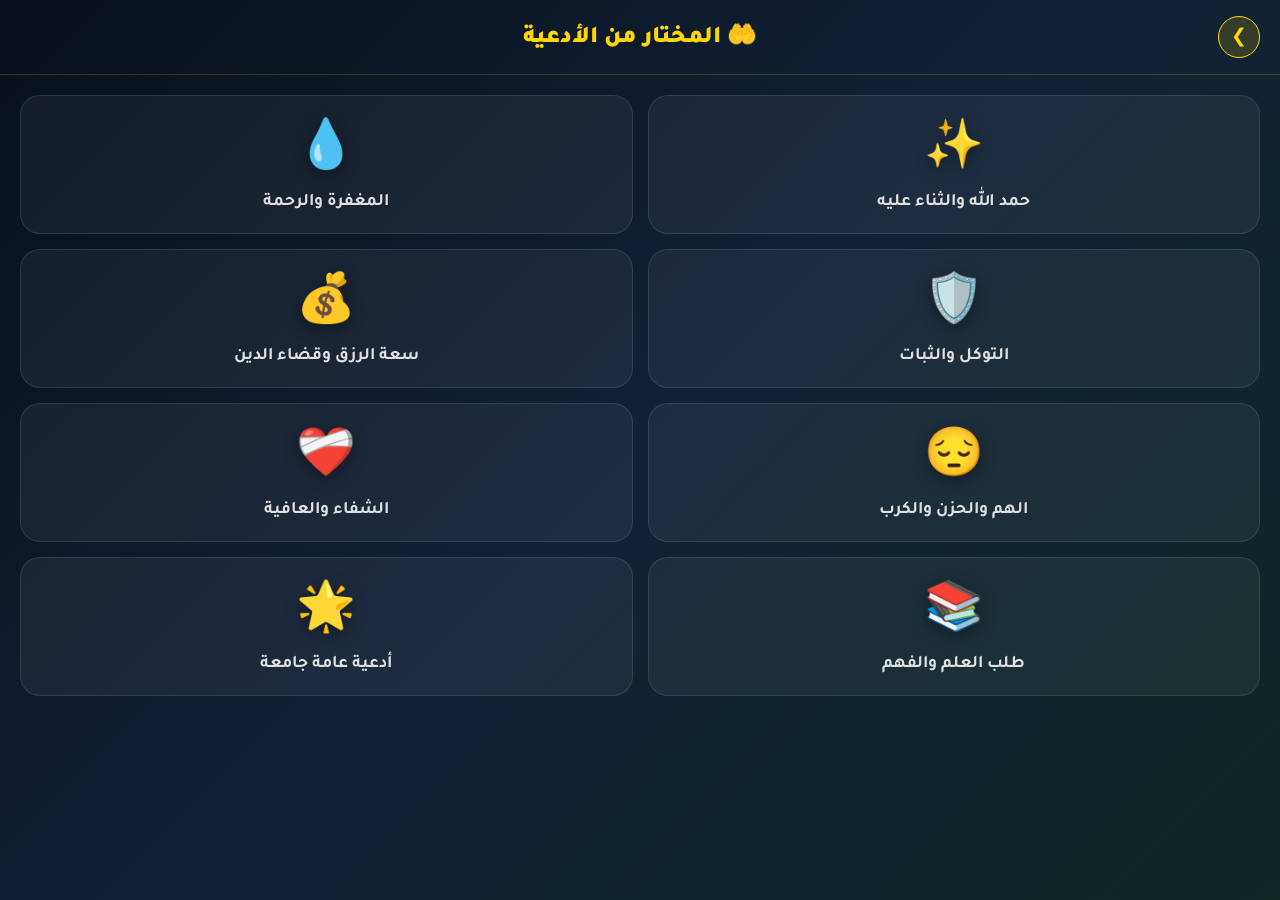
<file: dua.html>
<!DOCTYPE html>
<html lang="ar" dir="rtl">
<head>
    <meta name="viewport" content="width=device-width, initial-scale=1.0, maximum-scale=1.0, user-scalable=no, viewport-fit=cover">
    <link rel="icon" href="logo.png">
    <link rel="manifest" href="manifest.json">
    <link rel="apple-touch-icon" href="logo.png">
    <meta charset="UTF-8">
    <title>المختار في الأدعية - اليقين</title>
    <style>
        @import url('https://fonts.googleapis.com/css2?family=Tajawal:wght@500;700;900&display=swap');

       body { 
            font-family: 'Tajawal', sans-serif; 
            margin: 0; 
            padding: 0; 
            height: 100dvh; 
            display: flex; 
            flex-direction: column; 
            background: linear-gradient(135deg, #07101b, #122136, #0d2825); 
            color: #fff; 
            overflow: hidden; 
        }

        .header { 
            flex-shrink: 0; 
            display: flex; 
            align-items: center; 
            justify-content: center; 
            padding: 20px; 
            position: relative; 
            z-index: 10; 
            border-bottom: 1px solid rgba(255,215,0,0.2); 
        }
        
        .back-btn { 
            position: absolute; 
            right: 20px; 
            background: rgba(255,215,0,0.15); 
            border: 1px solid #FFD700; 
            color: #FFD700; 
            width: 40px; 
            height: 40px; 
            border-radius: 50%; 
            display: flex; 
            justify-content: center; 
            align-items: center; 
            font-size: 1.2rem; 
            cursor: pointer; 
            text-decoration: none; 
            transition: 0.3s; 
        }
        
        .page-title { 
            margin: 0; 
            font-size: 1.5rem; 
            color: #FFD700; 
            font-weight: 900; 
        }

        .categories-grid { 
            flex: 1; 
            display: grid; 
            grid-template-columns: repeat(2, 1fr); 
            gap: 15px; 
            padding: 20px; 
            padding-bottom: 80px; 
            overflow-y: auto; 
            box-sizing: border-box; 
            align-content: start; 
        }
        .category-card { background: rgba(255, 255, 255, 0.05); border: 1px solid rgba(255, 255, 255, 0.1); border-radius: 20px; padding: 20px 10px; text-align: center; cursor: pointer; transition: 0.3s; display: flex; flex-direction: column; align-items: center; gap: 10px; }
        .category-card:active { transform: scale(0.95); background: rgba(255, 215, 0, 0.1); }
        .cat-icon { font-size: 3rem; filter: drop-shadow(0 4px 8px rgba(0,0,0,0.4)); transition: opacity 0.2s; }
        .cat-title { font-size: 1.1rem; font-weight: bold; color: #e0e0e0; }

        /* الأيقونة الطائرة (Hero Animation) */
        .flying-ghost { position: fixed; z-index: 9999; font-size: 3rem; pointer-events: none; transition: all 0.6s cubic-bezier(0.25, 1, 0.5, 1); filter: drop-shadow(0 10px 20px rgba(255,215,0,0.6)); }
        .flying-ghost.fly-center { top: 10% !important; left: 50% !important; transform: translateX(-50%) scale(1.8) !important; }

        /* نافذة الأدعية المنسدلة */
        .dua-modal { position: fixed; top: 0; left: 0; width: 100%; height: 100%; background: rgba(5, 12, 20, 0.95); backdrop-filter: blur(15px); z-index: 1000; opacity: 0; pointer-events: none; transition: 0.4s ease; display: flex; flex-direction: column; }
        .dua-modal.show { opacity: 1; pointer-events: auto; }
        
        .modal-header { height: 30%; display: flex; flex-direction: column; justify-content: center; align-items: center; position: relative; }
        .modal-icon { font-size: 5.4rem; opacity: 0; transition: opacity 0.3s; margin-top: 20px; filter: drop-shadow(0 0 20px rgba(255,215,0,0.5));}
        .modal-title { font-size: 1.6rem; color: #FFD700; font-weight: 900; margin-top: 15px; opacity: 0; transform: translateY(20px); transition: 0.5s 0.3s; }
        .dua-modal.show .modal-title { opacity: 1; transform: translateY(0); }
        
        .close-modal { position: absolute; top: 20px; right: 20px; background: rgba(255,255,255,0.1); border: 1px solid rgba(255,255,255,0.3); color: #fff; width: 40px; height: 40px; border-radius: 50%; font-size: 1.2rem; cursor: pointer; display: flex; justify-content: center; align-items: center; }

        .dua-list { flex: 1; overflow-y: auto; padding: 20px; padding-bottom: 50px; opacity: 0; transform: translateY(30px); transition: 0.6s 0.4s; }
        .dua-modal.show .dua-list { opacity: 1; transform: translateY(0); }
        
        .dua-item { background: rgba(0, 0, 0, 0.5); border: 1px solid rgba(255, 215, 0, 0.3); border-radius: 15px; padding: 20px; margin-bottom: 15px; box-shadow: 0 5px 15px rgba(0,0,0,0.3); }
        .dua-text { font-size: 1.3rem; line-height: 1.8; color: #fff; font-weight: bold; text-align: justify; }
        .dua-source { display: block; margin-top: 15px; color: #FFD700; font-size: 0.9rem; text-align: left; }
    </style>
</head>
<body>

    <div class="header">
        <a href="index.html" class="back-btn">❯</a>
        <h1 class="page-title">🤲 المختار من الأدعية</h1>
    </div>

    <div class="categories-grid" id="grid"></div>

    <div class="dua-modal" id="modal">
        <div class="modal-header">
            <button class="close-modal" onclick="closeModal()">✖</button>
            <div class="modal-icon" id="modal-icon"></div>
            <div class="modal-title" id="modal-title"></div>
        </div>
        <div class="dua-list" id="dua-list"></div>
    </div>

    <script>
       const duasData = {
            "praise": { 
                title: "حمد الله والثناء عليه", icon: "✨", 
                duas: [
                    {text: "اللَّهُمَّ لَكَ الْحَمْدُ كُلُّهُ، اللَّهُمَّ لَا قَابِضَ لِمَا بَسَطْتَ، وَلَا بَاسِطَ لِمَا قَبَضْتَ، وَلَا هَادِيَ لِمَا أَضْلَلْتَ، وَلَا مُضِلَّ لِمَا هَدَيْتَ.", source: "[رواه أحمد]"}, 
                    {text: "رَبَّنَا وَلَكَ الْحَمْدُ، حَمْدًا كَثِيرًا طَيِّبًا مُبَارَكًا فِيهِ.", source: "[رواه البخاري]"},
                    {text: "اللَّهُمَّ لَكَ الْحَمْدُ أَنْتَ نُورُ السَّمَاوَاتِ وَالْأَرْضِ وَمَنْ فِيهِنَّ، وَلَكَ الْحَمْدُ أَنْتَ قَيِّمُ السَّمَاوَاتِ وَالْأَرْضِ وَمَنْ فِيهِنَّ.", source: "[رواه البخاري ومسلم]"},
                    {text: "سُبْحَانَكَ اللَّهُمَّ وَبِحَمْدِكَ، وَتَبَارَكَ اسْمُكَ، وَتَعَالَى جَدُّكَ، وَلَا إِلَهَ غَيْرُكَ.", source: "[رواه مسلم]"},
                    {text: "اللَّهُمَّ رَبَّنَا لَكَ الْحَمْدُ، مِلْءَ السَّمَاوَاتِ، وَمِلْءَ الْأَرْضِ، وَمِلْءَ مَا بَيْنَهُمَا، وَمِلْءَ مَا شِئْتَ مِنْ شَيْءٍ بَعْدُ.", source: "[رواه مسلم]"},
                    {text: "الْحَمْدُ لِلَّهِ الَّذِي بِنِعْمَتِهِ تَتِمُّ الصَّالِحَاتُ.", source: "[رواه ابن ماجه]"}
                ] 
            },
            "maghfirah": { 
                title: "المغفرة والرحمة", icon: "💧", 
                duas: [
                    {text: "اللَّهُمَّ أَنْتَ رَبِّي لَا إِلَهَ إِلَّا أَنْتَ، خَلَقْتَنِي وَأَنَا عَبْدُكَ، وَأَنَا عَلَى عَهْدِكَ وَوَعْدِكَ مَا اسْتَطَعْتُ، أَعُوذُ بِكَ مِنْ شَرِّ مَا صَنَعْتُ، أَبُوءُ لَكَ بِنِعْمَتِكَ عَلَيَّ، وَأَبُوءُ بِذَنْبِي فَاغْفِرْ لِي.", source: "[رواه البخاري]"}, 
                    {text: "رَبَّنَا ظَلَمْنَا أَنْفُسَنَا وَإِنْ لَمْ تَغْفِرْ لَنَا وَتَرْحَمْنَا لَنَكُونَنَّ مِنَ الخَاسِرِينَ.", source: "[الأعراف: 23]"},
                    {text: "اللَّهُمَّ اغْفِرْ لِي خَطِيئَتِي وَجَهْلِي، وَإِسْرَافِي فِي أَمْرِي، وَمَا أَنْتَ أَعْلَمُ بِهِ مِنِّي.", source: "[رواه البخاري ومسلم]"},
                    {text: "اللَّهُمَّ إِنَّكَ عَفُوٌّ كَرِيمٌ تُحِبُّ العَفْوَ فَاعْفُ عَنِّي.", source: "[رواه الترمذي]"},
                    {text: "رَبِّ اغْفِرْ لِي وَتُبْ عَلَيَّ إِنَّكَ أَنْتَ التَّوَّابُ الْغَفُورُ.", source: "[رواه أبو داود]"},
                    {text: "اللَّهُمَّ اغْفِرْ لِي ذَنْبِي كُلَّهُ، دِقَّهُ وَجِلَّهُ، وَأَوَّلَهُ وَآخِرَهُ، وَعَلَانِيَتَهُ وَسِرَّهُ.", source: "[رواه مسلم]"}
                ] 
            },
            "tawakkul": { 
                title: "التوكل والثبات", icon: "🛡️", 
                duas: [
                    {text: "حَسْبِيَ اللَّهُ لَا إِلَهَ إِلَّا هُوَ عَلَيْهِ تَوَكَّلْتُ وَهُوَ رَبُّ العَرْشِ العَظِيمِ.", source: "[التوبة: 129]"}, 
                    {text: "يَا مُقَلِّبَ القُلُوبِ ثَبِّتْ قَلْبِي عَلَى دِينِكَ.", source: "[رواه الترمذي]"},
                    {text: "اللَّهُمَّ رَحْمَتَكَ أَرْجُو، فَلَا تَكِلْنِي إِلَى نَفْسِي طَرْفَةَ عَيْنٍ، وَأَصْلِحْ لِي شَأْنِي كُلَّهُ، لَا إِلَهَ إِلَّا أَنْتَ.", source: "[رواه أبو داود]"},
                    {text: "بِسْمِ اللهِ، تَوَكَّلْتُ عَلَى اللهِ، وَلَا حَوْلَ وَلَا قُوَّةَ إِلَّا بِاللهِ.", source: "[رواه أبو داود]"},
                    {text: "اللَّهُمَّ إِنِّي أَعُوذُ بِعَظَمَتِكَ أَنْ أُغْتَالَ مِنْ تَحْتِي.", source: "[رواه النسائي]"},
                    {text: "اللَّهُمَّ مُصَرِّفَ القُلُوبِ صَرِّفْ قُلُوبَنَا عَلَى طَاعَتِكَ.", source: "[رواه مسلم]"}
                ] 
            },
            "rizq": { 
                title: "سعة الرزق وقضاء الدين", icon: "💰", 
                duas: [
                    {text: "اللَّهُمَّ اكْفِنِي بِحَلَالِكَ عَنْ حَرَامِكَ، وَأَغْنِنِي بِفَضْلِكَ عَمَّنْ سِوَاكَ.", source: "[رواه الترمذي]"}, 
                    {text: "رَبِّ إِنِّي لِمَا أَنْزَلْتَ إِلَيَّ مِنْ خَيْرٍ فَقِيرٌ.", source: "[القصص: 24]"},
                    {text: "اللَّهُمَّ إِنِّي أَسْأَلُكَ عِلْمًا نَافِعًا، وَرِزْقًا طَيِّبًا، وَعَمَلًا مُتَقَبَّلًا.", source: "[رواه ابن ماجه]"},
                    {text: "اللَّهُمَّ رَبَّ السَّمَاوَاتِ السَّبْعِ... اقْضِ عَنَّا الدَّيْنَ، وَأَغْنِنَا مِنَ الْفَقْرِ.", source: "[رواه مسلم]"},
                    {text: "اللَّهُمَّ ارْزُقْنِي رِزْقًا حَلَالًا طَيِّبًا مُبَارَكًا فِيهِ، كَمَا تُحِبُّ يَا رَبَّنَا وَتَرْضَى.", source: "[دعاء مأثور]"},
                    {text: "اللَّهُمَّ يَا بَاسِطَ الْيَدَيْنِ بِالْعَطَايَا، ارْزُقْنِي مِنْ فَضْلِكَ الْعَظِيمِ.", source: "[دعاء مأثور]"}
                ] 
            },
            "huzn": { 
                title: "الهم والحزن والكرب", icon: "😔", 
                duas: [
                    {text: "لَا إِلَهَ إِلَّا أَنْتَ سُبْحَانَكَ إِنِّي كُنْتُ مِنَ الظَّالِمِينَ.", source: "[الأنبياء: 87]"}, 
                    {text: "اللَّهُمَّ إِنِّي أَعُوذُ بِكَ مِنَ الهَمِّ وَالحَزَنِ، وَالعَجْزِ وَالكَسَلِ، وَالبُخْلِ وَالجُبْنِ، وَضَلَعِ الدَّيْنِ وَغَلَبَةِ الرِّجَالِ.", source: "[رواه البخاري]"},
                    {text: "اللَّهُمَّ لَا سَهْلَ إِلَّا مَا جَعَلْتَهُ سَهْلًا، وَأَنْتَ تَجْعَلُ الحَزْنَ إِذَا شِئْتَ سَهْلًا.", source: "[رواه ابن حبان]"},
                    {text: "لَا إِلَهَ إِلَّا اللهُ الْعَظِيمُ الْحَلِيمُ، لَا إِلَهَ إِلَّا اللهُ رَبُّ الْعَرْشِ الْعَظِيمِ، لَا إِلَهَ إِلَّا اللهُ رَبُّ السَّمَاوَاتِ وَرَبُّ الْأَرْضِ.", source: "[رواه البخاري ومسلم]"},
                    {text: "يَا حَيُّ يَا قَيُّومُ بِرَحْمَتِكَ أَسْتَغِيثُ.", source: "[رواه الترمذي]"},
                    {text: "اللَّهُمَّ إِنِّي عَبْدُكَ، ابْنُ عَبْدِكَ، ابْنُ أَمَتِكَ، نَاصِيَتِي بِيَدِكَ، مَاضٍ فِيَّ حُكْمُكَ، عَدْلٌ فِيَّ قَضَاؤُكَ...", source: "[رواه أحمد]"}
                ] 
            },
            "shifa": { 
                title: "الشفاء والعافية", icon: "❤️‍🩹", 
                duas: [
                    {text: "اللَّهُمَّ رَبَّ النَّاسِ أَذْهِبِ البَاسَ، اشْفِهِ وَأَنْتَ الشَّافِي، لَا شِفَاءَ إِلَّا شِفَاؤُكَ، شِفَاءً لَا يُغَادِرُ سَقَمًا.", source: "[رواه البخاري ومسلم]"}, 
                    {text: "أَسْأَلُ اللَّهَ العَظِيمَ، رَبَّ العَرْشِ العَظِيمِ، أَنْ يَشْفِيَكَ. (7 مرات)", source: "[رواه الترمذي]"},
                    {text: "بِسْمِ اللهِ (ثلاثاً)، أَعُوذُ بِاللهِ وَقُدْرَتِهِ مِنْ شَرِّ مَا أَجِدُ وَأُحَاذِرُ (سبعاً).", source: "[رواه مسلم]"},
                    {text: "اللَّهُمَّ عَافِنِي فِي بَدَنِي، اللَّهُمَّ عَافِنِي فِي سَمْعِي، اللَّهُمَّ عَافِنِي فِي بَصَرِي، لَا إِلَهَ إِلَّا أَنْتَ.", source: "[رواه أبو داود]"},
                    {text: "بِسْمِ اللهِ أَرْقِيكَ، مِنْ كُلِّ شَيْءٍ يُؤْذِيكَ، مِنْ شَرِّ كُلِّ نَفْسٍ أَوْ عَيْنِ حَاسِدٍ، اللهُ يَشْفِيكَ.", source: "[رواه مسلم]"},
                    {text: "رَبَّنَا آتِنَا فِي الدُّنْيَا حَسَنَةً وَفِي الْآخِرَةِ حَسَنَةً وَقِنَا عَذَابَ النَّارِ.", source: "[البقرة: 201]"}
                ] 
            },
            "knowledge": { 
                title: "طلب العلم والفهم", icon: "📚", 
                duas: [
                    {text: "رَبِّ زِدْنِي عِلْمًا.", source: "[طه: 114]"}, 
                    {text: "اللَّهُمَّ انْفَعْنِي بِمَا عَلَّمْتَنِي، وَعَلِّمْنِي مَا يَنْفَعُنِي، وَزِدْنِي عِلْمًا.", source: "[رواه الترمذي]"},
                    {text: "رَبِّ اشْرَحْ لِي صَدْرِي * وَيَسِّرْ لِي أَمْرِي * وَاحْلُلْ عُقْدَةً مِنْ لِسَانِي * يَفْقَهُوا قَوْلِي.", source: "[طه: 25-28]"},
                    {text: "اللَّهُمَّ إِنِّي أَعُوذُ بِكَ مِنْ عِلْمٍ لَا يَنْفَعُ، وَمِنْ قَلْبٍ لَا يَخْشَعُ، وَمِنْ نَفْسٍ لَا تَشْبَعُ، وَمِنْ دَعْوَةٍ لَا يُسْتَجَابُ لَهَا.", source: "[رواه مسلم]"},
                    {text: "اللَّهُمَّ فَقِّهْنِي فِي الدِّينِ.", source: "[رواه البخاري]"},
                    {text: "اللَّهُمَّ اهْدِنِي وَسَدِّدْنِي.", source: "[رواه مسلم]"}
                ] 
            },
            "jamea": { 
                title: "أدعية عامة جامعة", icon: "🌟", 
                duas: [
                    {text: "اللَّهُمَّ اغْفِرْ لِي وَارْحَمْنِي وَاهْدِنِي وَعَافِنِي وَارْزُقْنِي.", source: "[رواه مسلم]"}, 
                    {text: "اللَّهُمَّ إِنِّي أَسْأَلُكَ العَافِيَةَ فِي الدُّنْيَا وَالآخِرَةِ.", source: "[رواه الترمذي]"},
                    {text: "اللَّهُمَّ إِنِّي أَسْأَلُكَ مِنَ الْخَيْرِ كُلِّهِ عَاجِلِهِ وَآجِلِهِ، مَا عَلِمْتُ مِنْهُ وَمَا لَمْ أَعْلَمْ...", source: "[رواه ابن ماجه]"},
                    {text: "اللَّهُمَّ إِنِّي أَسْأَلُكَ مُوجِبَاتِ رَحْمَتِكَ، وَعَزَائِمَ مَغْفِرَتِكَ، وَالسَّلَامَةَ مِنْ كُلِّ إِثْمٍ، وَالْغَنِيمَةَ مِنْ كُلِّ بِرٍّ.", source: "[رواه الحاكم]"},
                    {text: "اللَّهُمَّ أَصْلِحْ لِي دِينِي الَّذِي هُوَ عِصْمَةُ أَمْرِي، وَأَصْلِحْ لِي دُنْيَايَ الَّتِي فِيهَا مَعَاشِي...", source: "[رواه مسلم]"},
                    {text: "اللَّهُمَّ إِنِّي أَعُوذُ بِكَ مِنْ زَوَالِ نِعْمَتِكَ، وَتَحَوُّلِ عَافِيَتِكَ، وَفُجَاءَةِ نِقْمَتِكَ، وَجَمِيعِ سَخَطِكَ.", source: "[رواه مسلم]"}
                ] 
            }
        };
        const grid = document.getElementById('grid');
        Object.keys(duasData).forEach(key => {
            const data = duasData[key];
            const card = document.createElement('div');
            card.className = 'category-card';
            card.innerHTML = `<div class="cat-icon" id="icon-${key}">${data.icon}</div><div class="cat-title">${data.title}</div>`;
            card.onclick = (e) => openModal(key, card.querySelector('.cat-icon'));
            grid.appendChild(card);
        });

        function openModal(key, iconElement) {
            const data = duasData[key];
            
            // 1. حركة الطيران السحرية (Hero Animation)
            const rect = iconElement.getBoundingClientRect();
            const ghost = document.createElement('div');
            ghost.className = 'flying-ghost';
            ghost.textContent = data.icon;
            ghost.style.left = rect.left + 'px';
            ghost.style.top = rect.top + 'px';
            document.body.appendChild(ghost);

            iconElement.style.opacity = '0'; // إخفاء الأصلي مؤقتاً
            
            const modal = document.getElementById('modal');
            const modalIcon = document.getElementById('modal-icon');
            
            modal.classList.add('show');
            document.getElementById('modal-title').textContent = data.title;
            
            // تعبئة القائمة
            const list = document.getElementById('dua-list');
            list.innerHTML = '';
            data.duas.forEach(d => {
                list.innerHTML += `<div class="dua-item"><div class="dua-text">${d.text}</div><div class="dua-source">${d.source}</div></div>`;
            });

            // بدء الطيران
            setTimeout(() => { ghost.classList.add('fly-center'); }, 20);

            // إنهاء الطيران ونقل الأيقونة للنافذة
            setTimeout(() => {
                modalIcon.textContent = data.icon;
                modalIcon.style.opacity = '1';
                ghost.remove();
                iconElement.style.opacity = '1'; 
            }, 600);
        }

        function closeModal() {
            document.getElementById('modal').classList.remove('show');
            document.getElementById('modal-icon').style.opacity = '0';
        }
    </script>
    
    <audio id="audio-click" src="./audio/click.mp3" preload="auto"></audio>
    <script>
        if ('serviceWorker' in navigator) { window.addEventListener('load', () => { navigator.serviceWorker.register('./sw.js'); }); }
        document.addEventListener('click', (e) => {
            if(e.target.closest('.category-card, .close-modal, .back-btn') && localStorage.getItem('yaqeen_sound') !== 'false') {
                document.getElementById('audio-click').currentTime = 0; document.getElementById('audio-click').play().catch(()=>{});
            }
        });
    </script>
</body>
</html>
</file>
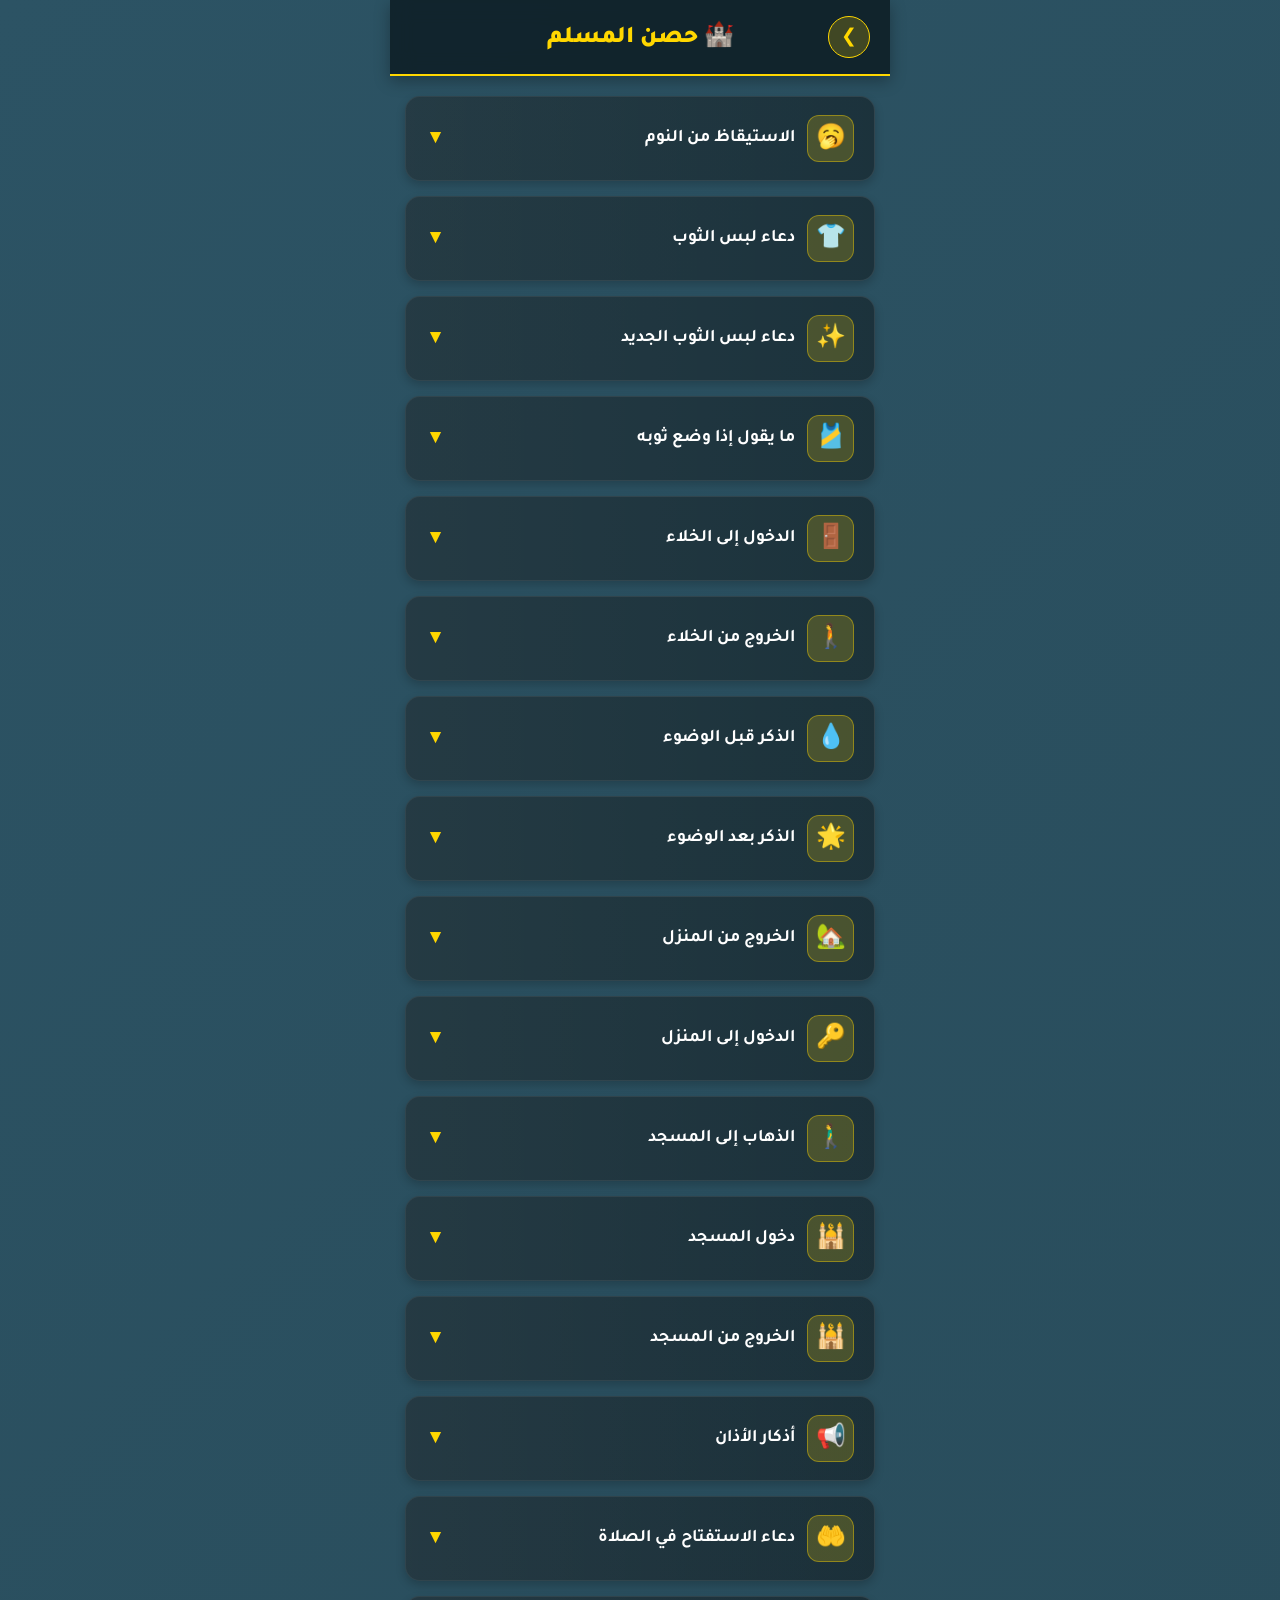
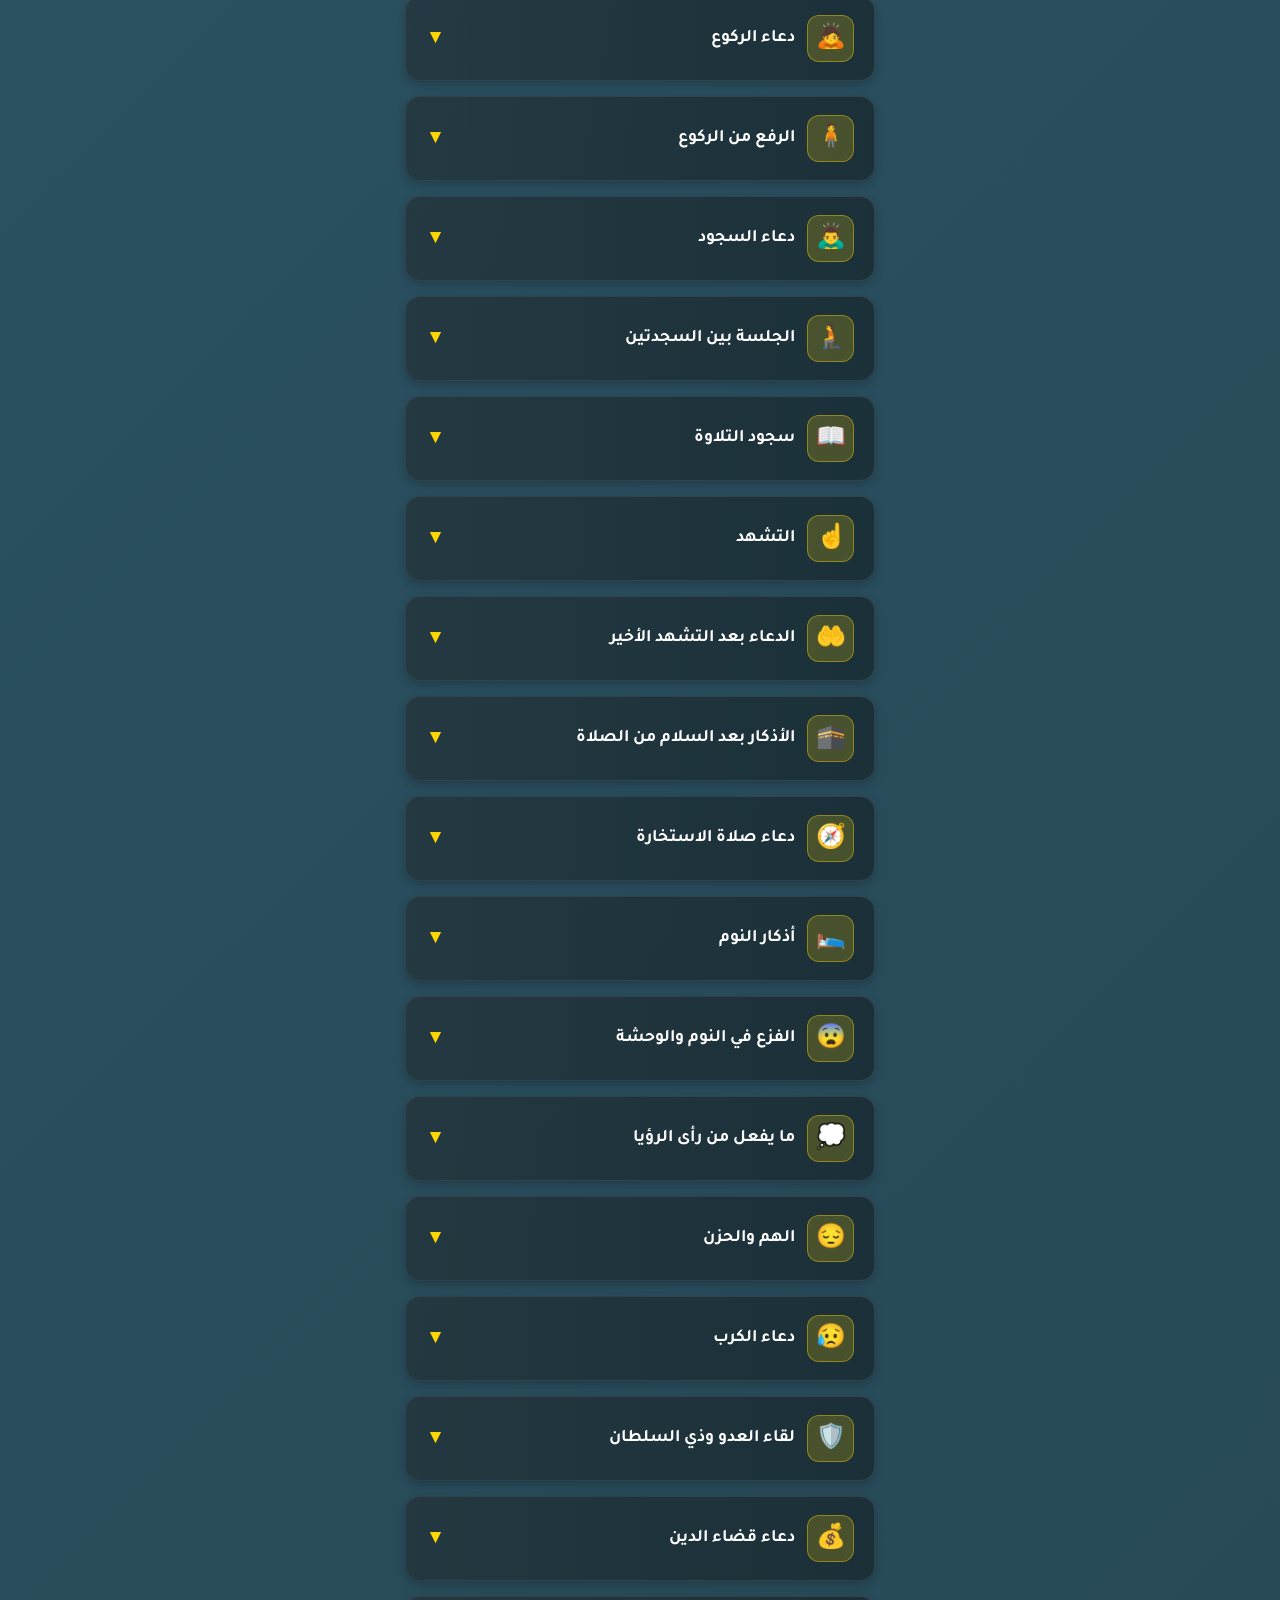
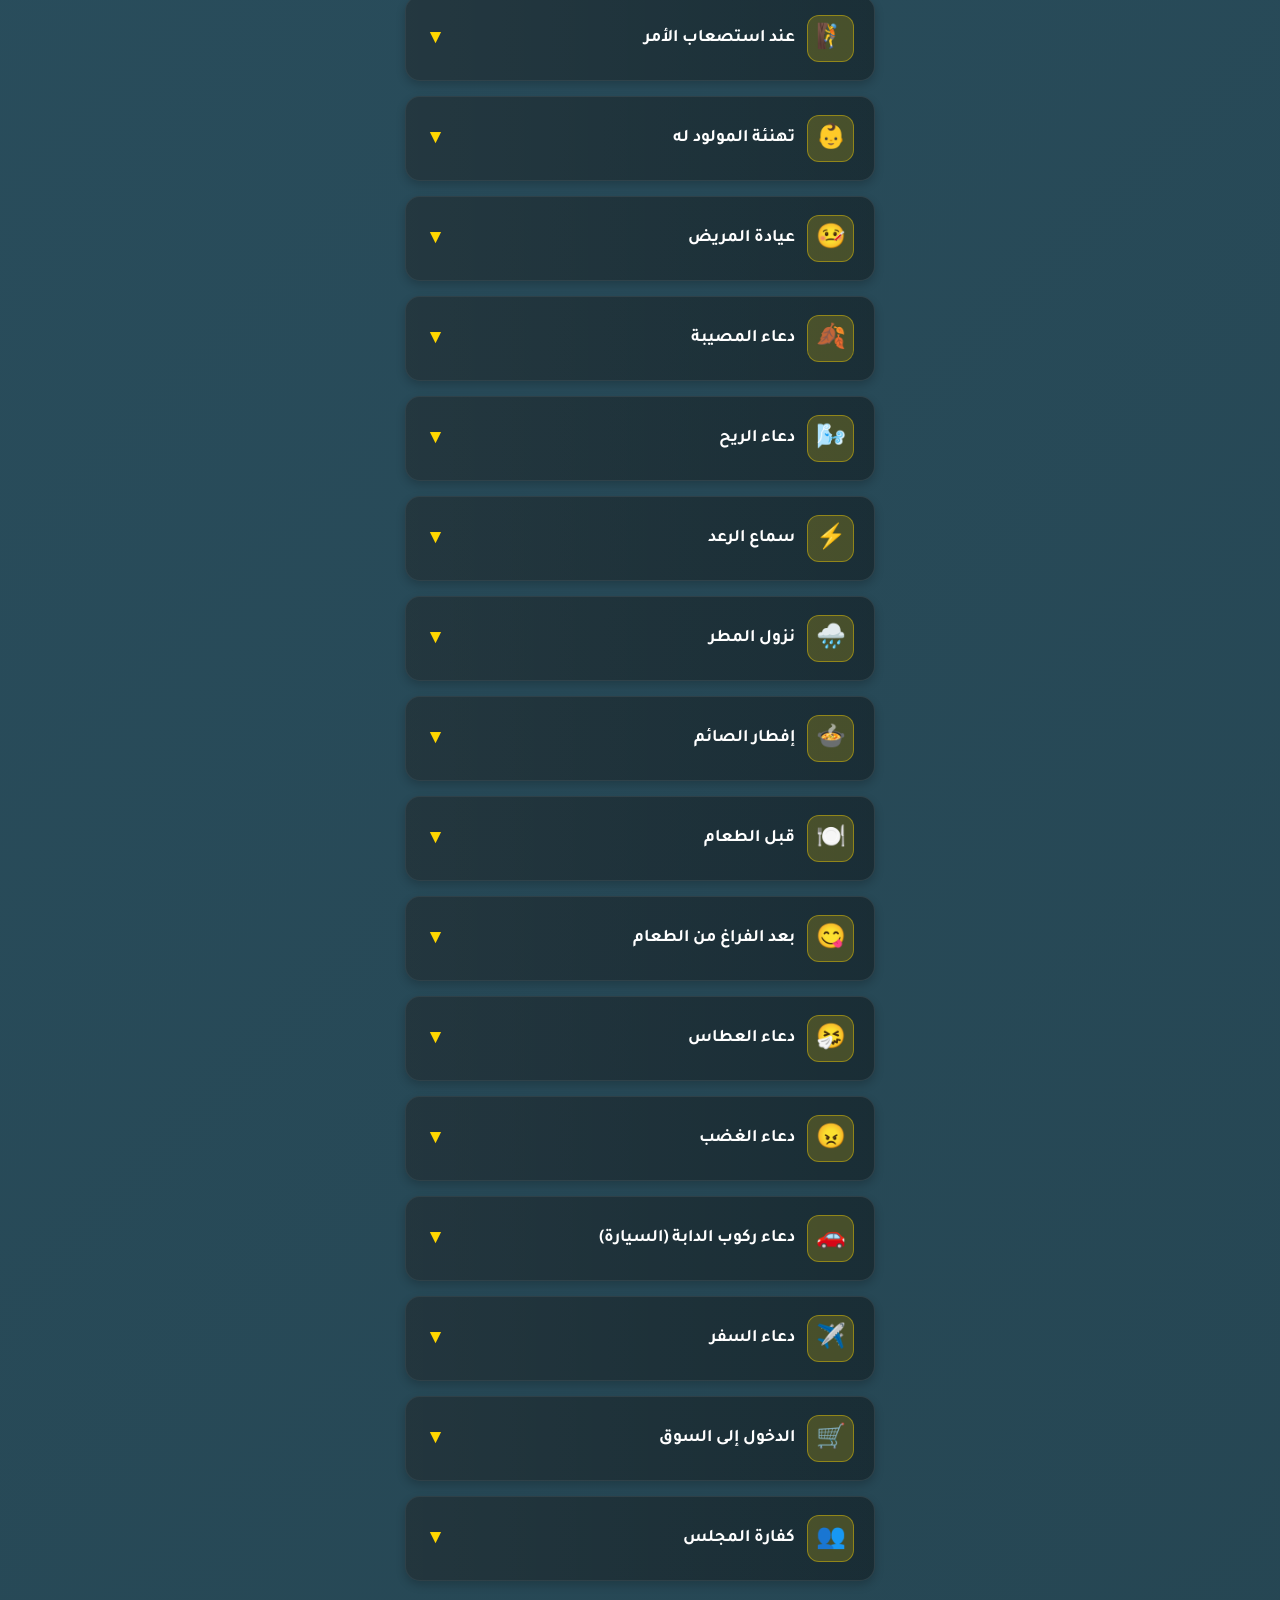
<file: hisn.html>
<!DOCTYPE html>
<html lang="ar" dir="rtl">
<head>
    <link rel="icon" href="logo.png">
    <link rel="manifest" href="manifest.json">
    <link rel="manifest" href="manifest.json">
<link rel="apple-touch-icon" href="logo.png">
    <meta charset="UTF-8">
    <meta name="viewport" content="width=device-width, initial-scale=1.0">
    <title>حصن المسلم - اليقين</title>
    <style>
        @import url('https://fonts.googleapis.com/css2?family=Tajawal:wght@500;700;900&display=swap');

        body {
            font-family: 'Tajawal', sans-serif;
            margin: 0;
            padding: 0;
            min-height: 100vh;
            background: linear-gradient(-45deg, #0f2027, #203a43, #2c5364);
            background-size: 400% 400%;
            animation: bgMove 15s ease infinite;
            display: flex;
            flex-direction: column;
            align-items: center;
            color: #fff;
            overflow-x: hidden;
        }

        @keyframes bgMove {
            0% { background-position: 0% 50%; }
            50% { background-position: 100% 50%; }
            100% { background-position: 0% 50%; }
        }

        /* شريط العنوان العلوي */
        .page-header {
            width: 100%;
            max-width: 500px;
            padding: 20px;
            box-sizing: border-box;
            display: flex;
            align-items: center;
            justify-content: center;
            position: sticky;
            top: 0;
            background: rgba(15, 32, 39, 0.9);
            backdrop-filter: blur(10px);
            z-index: 100;
            border-bottom: 2px solid #FFD700;
            box-shadow: 0 5px 15px rgba(0,0,0,0.3);
        }

        .back-btn {
            position: absolute;
            right: 20px;
            background: rgba(255, 215, 0, 0.2);
            border: 1px solid #FFD700;
            color: #FFD700;
            width: 40px; height: 40px;
            border-radius: 50%;
            display: flex; justify-content: center; align-items: center;
            font-size: 1.2rem;
            cursor: pointer;
            transition: all 0.3s ease;
            text-decoration: none;
        }

        .back-btn:hover {
            background: #FFD700;
            color: #000;
            transform: translateX(-5px);
        }

        .page-title {
            margin: 0;
            font-size: 1.5rem;
            color: #FFD700;
            font-weight: 900;
            display: flex;
            align-items: center;
            gap: 10px;
        }

        /* حاوية الأذكار */
        .hisn-container {
            width: 100%;
            max-width: 500px;
            padding: 20px 15px 50px;
            box-sizing: border-box;
            display: flex;
            flex-direction: column;
            gap: 15px;
        }

        /* بطاقة الذكر (Accordion) */
        .hisn-card {
            background: rgba(0, 0, 0, 0.4);
            border: 1px solid rgba(255, 255, 255, 0.1);
            border-radius: 15px;
            overflow: hidden;
            box-shadow: 0 4px 10px rgba(0,0,0,0.2);
            transition: all 0.3s ease;
        }

        .hisn-card.active {
            border-color: #FFD700;
            box-shadow: 0 0 20px rgba(255, 215, 0, 0.2);
        }

        /* رأس البطاقة (الزر القابل للنقر) بخلفية متدرجة متحركة */
        .hisn-header {
            padding: 18px 20px;
            cursor: pointer;
            display: flex;
            align-items: center;
            justify-content: space-between;
            background: linear-gradient(90deg, rgba(255, 255, 255, 0.05), rgba(255, 255, 255, 0.01));
            transition: background 0.3s ease;
            user-select: none;
        }

        .hisn-card.active .hisn-header {
            background: linear-gradient(135deg, #1f4037, #99f2c8);
            background-size: 200% 200%;
            animation: gradientBtn 3s ease infinite;
        }

        @keyframes gradientBtn {
            0% { background-position: 0% 50%; }
            50% { background-position: 100% 50%; }
            100% { background-position: 0% 50%; }
        }

        .hisn-title-wrap {
            display: flex;
            align-items: center;
            gap: 12px;
        }

        .hisn-icon {
            font-size: 1.5rem;
            background: rgba(255, 215, 0, 0.2);
            width: 45px; height: 45px;
            display: flex; justify-content: center; align-items: center;
            border-radius: 12px;
            border: 1px solid rgba(255, 215, 0, 0.4);
        }

        .hisn-title {
            font-size: 1.1rem;
            font-weight: bold;
            color: #fff;
        }
        
        .hisn-card.active .hisn-title {
            color: #000; 
        }

        .arrow-icon {
            font-size: 1.2rem;
            transition: transform 0.4s cubic-bezier(0.25, 0.8, 0.25, 1);
            color: #FFD700;
        }

        .hisn-card.active .arrow-icon {
            transform: rotate(180deg);
            color: #000;
        }

        /* المحتوى المنسدل (البوابة الانسيابية) */
        .hisn-content {
            max-height: 0;
            overflow: hidden;
            transition: max-height 0.5s cubic-bezier(0.25, 1, 0.5, 1);
            background: rgba(0, 0, 0, 0.6);
        }

        .hisn-text {
            padding: 20px;
            font-size: 1.2rem;
            line-height: 1.9;
            color: #e0e0e0;
            text-align: justify;
            border-top: 1px solid rgba(255, 215, 0, 0.2);
        }

        .hisn-source {
            display: block;
            margin-top: 15px;
            font-size: 0.85rem;
            color: #aaa;
            text-align: left;
            font-style: italic;
        }

    </style>
</head>
<body>

    <div class="page-header">
        <a href="index.html" class="back-btn">❯</a>
        <h1 class="page-title">🏰 حصن المسلم</h1>
    </div>

    <div class="hisn-container" id="hisn-list">
        </div>

    <script>
        // مصفوفة حصن المسلم الشاملة
        const hisnData = [
            { title: "الاستيقاظ من النوم", icon: "🥱", text: "الحَمْدُ للهِ الَّذِي أَحْيَانَا بَعْدَ مَا أَمَاتَنَا، وَإِلَيْهِ النُّشُورُ.", source: "رواه البخاري" },
            { title: "دعاء لبس الثوب", icon: "👕", text: "الحَمْدُ للهِ الَّذِي كَسَانِي هَذَا الثَّوْبَ وَرَزَقَنِيهِ مِنْ غَيْرِ حَوْلٍ مِنِّي وَلَا قُوَّةٍ.", source: "أخرجه أهل السنن" },
            { title: "دعاء لبس الثوب الجديد", icon: "✨", text: "اللَّهُمَّ لَكَ الحَمْدُ أَنْتَ كَسَوْتَنِيهِ، أَسْأَلُكَ مِنْ خَيْرِهِ وَخَيْرِ مَا صُنِعَ لَهُ، وَأَعُوذُ بِكَ مِنْ شَرِّهِ وَشَرِّ مَا صُنِعَ لَهُ.", source: "رواه أبو داود والترمذي" },
            { title: "ما يقول إذا وضع ثوبه", icon: "🎽", text: "بِسْمِ اللهِ.", source: "رواه الترمذي" },
            { title: "الدخول إلى الخلاء", icon: "🚪", text: "بِسْمِ اللهِ، اللَّهُمَّ إِنِّي أَعُوذُ بِكَ مِنَ الخُبُثِ وَالخَبَائِثِ.", source: "رواه البخاري ومسلم" },
            { title: "الخروج من الخلاء", icon: "🚶", text: "غُفْرَانَكَ.", source: "أخرجه أهل السنن" },
            { title: "الذكر قبل الوضوء", icon: "💧", text: "بِسْمِ اللهِ.", source: "رواه أبو داود" },
            { title: "الذكر بعد الوضوء", icon: "🌟", text: "أَشْهَدُ أَنْ لَا إِلَهَ إِلَّا اللهُ وَحْدَهُ لَا شَرِيكَ لَهُ، وَأَشْهَدُ أَنَّ مُحَمَّدًا عَبْدُهُ وَرَسُولُهُ.<br><br>اللَّهُمَّ اجْعَلْنِي مِنَ التَّوَّابِينَ وَاجْعَلْنِي مِنَ المُتَطَهِّرِينَ.", source: "رواه مسلم والترمذي" },
            { title: "الخروج من المنزل", icon: "🏡", text: "بِسْمِ اللهِ، تَوَكَّلْتُ عَلَى اللهِ، وَلَا حَوْلَ وَلَا قُوَّةَ إِلَّا بِاللهِ.", source: "رواه أبو داود والترمذي" },
            { title: "الدخول إلى المنزل", icon: "🔑", text: "بِسْمِ اللهِ وَلَجْنَا، وَبِسْمِ اللهِ خَرَجْنَا، وَعَلَى رَبِّنَا تَوَكَّلْنَا، ثُمَّ لِيُسَلِّمْ عَلَى أَهْلِهِ.", source: "رواه أبو داود" },
            { title: "الذهاب إلى المسجد", icon: "🚶‍♂️", text: "اللَّهُمَّ اجْعَلْ فِي قَلْبِي نُورًا، وَفِي لِسَانِي نُورًا، وَاجْعَلْ فِي سَمْعِي نُورًا، وَاجْعَلْ فِي بَصَرِي نُورًا، وَاجْعَلْ مِنْ خَلْفِي نُورًا، وَمِنْ أَمَامِي نُورًا، وَاجْعَلْ مِنْ فَوْقِي نُورًا، وَمِنْ تَحْتِي نُورًا، اللَّهُمَّ أَعْطِنِي نُورًا.", source: "رواه البخاري ومسلم" },
            { title: "دخول المسجد", icon: "🕌", text: "أَعُوذُ بِاللهِ العَظِيمِ، وَبِوَجْهِهِ الكَرِيمِ، وَسُلْطَانِهِ القَدِيمِ، مِنَ الشَّيْطَانِ الرَّجِيمِ.<br>بِسْمِ اللهِ، وَالصَّلَاةُ وَالسَّلَامُ عَلَى رَسُولِ اللهِ.<br>اللَّهُمَّ افْتَحْ لِي أَبْوَابَ رَحْمَتِكَ.", source: "رواه مسلم وأبو داود" },
            { title: "الخروج من المسجد", icon: "🕌", text: "بِسْمِ اللهِ وَالصَّلَاةُ وَالسَّلَامُ عَلَى رَسُولِ اللهِ، اللَّهُمَّ إِنِّي أَسْأَلُكَ مِنْ فَضْلِكَ، اللَّهُمَّ اعْصِمْنِي مِنَ الشَّيْطَانِ الرَّجِيمِ.", source: "رواه مسلم وابن ماجه" },
            { title: "أذكار الأذان", icon: "📢", text: "يقول مثل ما يقول المؤذن إلا في (حي على الصلاة وحي على الفلاح) فيقول: لَا حَوْلَ وَلَا قُوَّةَ إِلَّا بِاللهِ.<br><br>ثم يقول بعد الأذان: اللَّهُمَّ رَبَّ هَذِهِ الدَّعْوَةِ التَّامَّةِ، وَالصَّلَاةِ القَائِمَةِ، آتِ مُحَمَّدًا الوَسِيلَةَ وَالفَضِيلَةَ، وَابْعَثْهُ مَقَامًا مَحْمُودًا الَّذِي وَعَدْتَهُ.", source: "رواه البخاري" },
            { title: "دعاء الاستفتاح في الصلاة", icon: "🤲", text: "سُبْحَانَكَ اللَّهُمَّ وَبِحَمْدِكَ، وَتَبَارَكَ اسْمُكَ، وَتَعَالَى جَدُّكَ، وَلَا إِلَهَ غَيْرُكَ.", source: "أخرجه الأربعة" },
            { title: "دعاء الركوع", icon: "🙇", text: "سُبْحَانَ رَبِّيَ العَظِيمِ (ثلاث مرات).<br>سُبْحَانَكَ اللَّهُمَّ رَبَّنَا وَبِحَمْدِكَ اللَّهُمَّ اغْفِرْ لِي.", source: "رواه البخاري ومسلم" },
            { title: "الرفع من الركوع", icon: "🧍", text: "سَمِعَ اللهُ لِمَنْ حَمِدَهُ.<br>رَبَّنَا وَلَكَ الحَمْدُ، حَمْدًا كَثِيرًا طَيِّبًا مُبَارَكًا فِيهِ.", source: "رواه البخاري" },
            { title: "دعاء السجود", icon: "🙇‍♂️", text: "سُبْحَانَ رَبِّيَ الأَعْلَى (ثلاث مرات).<br>سُبْحَانَكَ اللَّهُمَّ رَبَّنَا وَبِحَمْدِكَ اللَّهُمَّ اغْفِرْ لِي.", source: "رواه البخاري ومسلم" },
            { title: "الجلسة بين السجدتين", icon: "🧎", text: "رَبِّ اغْفِرْ لِي، رَبِّ اغْفِرْ لِي.<br>اللَّهُمَّ اغْفِرْ لِي، وَارْحَمْنِي، وَاهْدِنِي، وَاجْبُرْنِي، وَعَافِنِي، وَارْزُقْنِي.", source: "أخرجه أصحاب السنن" },
            { title: "سجود التلاوة", icon: "📖", text: "سَجَدَ وَجْهِيَ لِلَّذِي خَلَقَهُ، وَشَقَّ سَمْعَهُ وَبَصَرَهُ، بِحَوْلِهِ وَقُوَّتِهِ، فَتَبَارَكَ اللهُ أَحْسَنُ الخَالِقِينَ.", source: "رواه الترمذي" },
            { title: "التشهد", icon: "☝️", text: "التَّحِيَّاتُ للهِ، وَالصَّلَوَاتُ وَالطَّيِّبَاتُ، السَّلَامُ عَلَيْكَ أَيُّهَا النَّبِيُّ وَرَحْمَةُ اللهِ وَبَرَكَاتُهُ، السَّلَامُ عَلَيْنَا وَعَلَى عِبَادِ اللهِ الصَّالِحِينَ. أَشْهَدُ أَنْ لَا إِلَهَ إِلَّا اللهُ، وَأَشْهَدُ أَنَّ مُحَمَّدًا عَبْدُهُ وَرَسُولُهُ.", source: "رواه البخاري ومسلم" },
            { title: "الدعاء بعد التشهد الأخير", icon: "🤲", text: "اللَّهُمَّ إِنِّي أَعُوذُ بِكَ مِنْ عَذَابِ القَبْرِ، وَمِنْ عَذَابِ جَهَنَّمَ، وَمِنْ فِتْنَةِ المَحْيَا وَالمَمَاتِ، وَمِنْ شَرِّ فِتْنَةِ المَسِيحِ الدَّجَّالِ.", source: "رواه البخاري ومسلم" },
            { title: "الأذكار بعد السلام من الصلاة", icon: "🕋", text: "أَسْتَغْفِرُ اللهَ (ثلاثاً).<br>اللَّهُمَّ أَنْتَ السَّلَامُ، وَمِنْكَ السَّلَامُ، تَبَارَكْتَ يَا ذَا الجَلَالِ وَالإِكْرَامِ.<br>لَا إِلَهَ إِلَّا اللهُ وَحْدَهُ لَا شَرِيكَ لَهُ، لَهُ المُلكُ وَلَهُ الحَمْدُ وَهُوَ عَلَى كُلِّ شَيْءٍ قَدِيرٌ. اللَّهُمَّ لَا مَانِعَ لِمَا أَعْطَيْتَ، وَلَا مُعْطِيَ لِمَا مَنَعْتَ، وَلَا يَنْفَعُ ذَا الجَدِّ مِنْكَ الجَدُّ.", source: "رواه البخاري ومسلم" },
            { title: "دعاء صلاة الاستخارة", icon: "🧭", text: "اللَّهُمَّ إِنِّي أَسْتَخِيرُكَ بِعِلْمِكَ، وَأَسْتَقْدِرُكَ بِقُدْرَتِكَ، وَأَسْأَلُكَ مِنْ فَضْلِكَ العَظِيمِ، فَإِنَّكَ تَقْدِرُ وَلَا أَقْدِرُ، وَتَعْلَمُ وَلَا أَعْلَمُ، وَأَنْتَ عَلَّامُ الغُيُوبِ... (ثم يسمي حاجته).", source: "رواه البخاري" },
            { title: "أذكار النوم", icon: "🛌", text: "يجمع كفيه ثم ينفث فيهما فيقرأ: قل هو الله أحد، وقل أعوذ برب الفلق، وقل أعوذ برب الناس (ثم يمسح بهما ما استطاع من جسده - 3 مرات).<br><br>بِاسْمِكَ رَبِّي وَضَعْتُ جَنْبِي، وَبِكَ أَرْفَعُهُ، فَإِنْ أَمْسَكْتَ نَفْسِي فَارْحَمْهَا، وَإِنْ أَرْسَلْتَهَا فَاحْفَظْهَا، بِمَا تَحْفَظُ بِهِ عِبَادَكَ الصَّالِحِينَ.", source: "رواه البخاري ومسلم" },
            { title: "الفزع في النوم والوحشة", icon: "😨", text: "أَعُوذُ بِكَلِمَاتِ اللهِ التَّامَّاتِ مِنْ غَضَبِهِ وَعِقَابِهِ، وَشَرِّ عِبَادِهِ، وَمِنْ هَمَزَاتِ الشَّيَاطِينِ وَأَنْ يَحْضُرُونِ.", source: "رواه أبو داود والترمذي" },
            { title: "ما يفعل من رأى الرؤيا", icon: "💭", text: "ينفث عن يساره (ثلاثاً).<br>يستعيذ بالله من الشيطان ومن شر ما رأى (ثلاثاً).<br>لا يحدث بها أحداً.<br>يتحول عن جنبه الذي كان عليه.", source: "رواه مسلم" },
            { title: "الهم والحزن", icon: "😔", text: "اللَّهُمَّ إِنِّي عَبْدُكَ، ابْنُ عَبْدِكَ، ابْنُ أَمَتِكَ، نَاصِيَتِي بِيَدِكَ، مَاضٍ فِيَّ حُكْمُكَ، عَدْلٌ فِيَّ قَضَاؤُكَ، أَسْأَلُكَ بِكُلِّ اسْمٍ هُوَ لَكَ سَمَّيْتَ بِهِ نَفْسَكَ، أَوْ أَنْزَلْتَهُ فِي كِتَابِكَ، أَوْ عَلَّمْتَهُ أَحَدًا مِنْ خَلْقِكَ، أَوْ اسْتَأْثَرْتَ بِهِ فِي عِلْمِ الغَيْبِ عِنْدَكَ، أَنْ تَجْعَلَ القُرْآنَ رَبِيعَ قَلْبِي، وَنُورَ صَدْرِي، وَجَلَاءَ حُزْنِي، وَذَهَابَ هَمِّي.", source: "رواه أحمد" },
            { title: "دعاء الكرب", icon: "😥", text: "لَا إِلَهَ إِلَّا اللهُ العَظِيمُ الحَلِيمُ، لَا إِلَهَ إِلَّا اللهُ رَبُّ العَرْشِ العَظِيمِ، لَا إِلَهَ إِلَّا اللهُ رَبُّ السَّمَاوَاتِ وَرَبُّ الأَرْضِ وَرَبُّ العَرْشِ الكَرِيمِ.", source: "رواه البخاري ومسلم" },
            { title: "لقاء العدو وذي السلطان", icon: "🛡️", text: "اللَّهُمَّ إِنَّا نَجْعَلُكَ فِي نُحُورِهِمْ، وَنَعُوذُ بِكَ مِنْ شُرُورِهِمْ.<br>اللَّهُمَّ أَنْتَ عَضُدِي، وَأَنْتَ نَصِيرِي، بِكَ أَحُولُ وَبِكَ أَصُولُ، وَبِكَ أُقَاتِلُ.", source: "رواه أبو داود" },
            { title: "دعاء قضاء الدين", icon: "💰", text: "اللَّهُمَّ اكْفِنِي بِحَلَالِكَ عَنْ حَرَامِكَ، وَأَغْنِنِي بِفَضْلِكَ عَمَّنْ سِوَاكَ.", source: "رواه الترمذي" },
            { title: "عند استصعاب الأمر", icon: "🧗", text: "اللَّهُمَّ لَا سَهْلَ إِلَّا مَا جَعَلْتَهُ سَهْلًا، وَأَنْتَ تَجْعَلُ الحَزْنَ إِذَا شِئْتَ سَهْلًا.", source: "رواه ابن حبان" },
            { title: "تهنئة المولود له", icon: "👶", text: "بَارَكَ اللهُ لَكَ فِي المَوْهُوبِ لَكَ، وَشَكَرْتَ الوَاهِبَ، وَبَلَغَ أَشُدَّهُ، وَرُزِقْتَ بِرَّهُ.", source: "الأذكار للنووي" },
            { title: "عيادة المريض", icon: "🤒", text: "لَا بَأْسَ طَهُورٌ إِنْ شَاءَ اللهُ.<br>أَسْأَلُ اللهَ العَظِيمَ رَبَّ العَرْشِ العَظِيمِ أَنْ يَشْفِيَكَ (سبع مرات).", source: "رواه البخاري والترمذي" },
            { title: "دعاء المصيبة", icon: "🍂", text: "إِنَّا للهِ وَإِنَّا إِلَيْهِ رَاجِعُونَ، اللَّهُمَّ أْجُرْنِي فِي مُصِيبَتِي، وَأَخْلِفْ لِي خَيْرًا مِنْهَا.", source: "رواه مسلم" },
            { title: "دعاء الريح", icon: "🌬️", text: "اللَّهُمَّ إِنِّي أَسْأَلُكَ خَيْرَهَا، وَأَعُوذُ بِكَ مِنْ شَرِّهَا.", source: "رواه أبو داود وابن ماجه" },
            { title: "سماع الرعد", icon: "⚡", text: "سُبْحَانَ الَّذِي يُسَبِّحُ الرَّعْدُ بِحَمْدِهِ وَالمَلَائِكَةُ مِنْ خِيفَتِهِ.", source: "الموطأ" },
            { title: "نزول المطر", icon: "🌧️", text: "اللَّهُمَّ صَيِّبًا نَافِعًا.", source: "رواه البخاري" },
            { title: "إفطار الصائم", icon: "🍲", text: "ذَهَبَ الظَّمَأُ وَابْتَلَّتِ العُرُوقُ، وَثَبَتَ الأَجْرُ إِنْ شَاءَ اللهُ.", source: "رواه أبو داود" },
            { title: "قبل الطعام", icon: "🍽️", text: "إِذَا أَكَلَ أَحَدُكُمْ طَعَامًا فَلْيَقُلْ: بِسْمِ اللهِ، فَإِنْ نَسِيَ فِي أَوَّلِهِ فَلْيَقُلْ: بِسْمِ اللهِ فِي أَوَّلِهِ وَآخِرِهِ.", source: "رواه أبو داود والترمذي" },
            { title: "بعد الفراغ من الطعام", icon: "😋", text: "الحَمْدُ للهِ الَّذِي أَطْعَمَنِي هَذَا، وَرَزَقَنِيهِ، مِنْ غَيْرِ حَوْلٍ مِنِّي وَلَا قُوَّةٍ.", source: "أخرجه أصحاب السنن" },
            { title: "دعاء العطاس", icon: "🤧", text: "إذا عطس فليقل: الحَمْدُ للهِ. وليقل له أخوه: يَرْحَمُكَ اللهُ. فإذا قال له يرحمك الله، فليقل: يَهْدِيكُمُ اللهُ وَيُصْلِحُ بَالَكُمْ.", source: "رواه البخاري" },
            { title: "دعاء الغضب", icon: "😠", text: "أَعُوذُ بِاللهِ مِنَ الشَّيْطَانِ الرَّجِيمِ.", source: "رواه البخاري ومسلم" },
            { title: "دعاء ركوب الدابة (السيارة)", icon: "🚗", text: "بِسْمِ اللهِ، الحَمْدُ للهِ، ﴿سُبْحَانَ الَّذِي سَخَّرَ لَنَا هَذَا وَمَا كُنَّا لَهُ مُقْرِنِينَ * وَإِنَّا إِلَى رَبِّنَا لَمُنْقَلِبُونَ﴾، الحَمْدُ للهِ، الحَمْدُ للهِ، الحَمْدُ للهِ، اللهُ أَكْبَرُ، اللهُ أَكْبَرُ، اللهُ أَكْبَرُ...", source: "رواه أبو داود والترمذي" },
            { title: "دعاء السفر", icon: "✈️", text: "اللهُ أَكْبَرُ، اللهُ أَكْبَرُ، اللهُ أَكْبَرُ، ﴿سُبْحَانَ الَّذِي سَخَّرَ لَنَا هَذَا وَمَا كُنَّا لَهُ مُقْرِنِينَ...﴾ اللَّهُمَّ إِنَّا نَسْأَلُكَ فِي سَفَرِنَا هَذَا البِرَّ وَالتَّقْوَى، وَمِنَ العَمَلِ مَا تَرْضَى...", source: "رواه مسلم" },
            { title: "الدخول إلى السوق", icon: "🛒", text: "لَا إِلَهَ إِلَّا اللهُ وَحْدَهُ لَا شَرِيكَ لَهُ، لَهُ المُلْكُ وَلَهُ الحَمْدُ، يُحْيِي وَيُمِيتُ، وَهُوَ حَيٌّ لَا يَمُوتُ، بِيَدِهِ الخَيْرُ، وَهُوَ عَلَى كُلِّ شَيْءٍ قَدِيرٌ.", source: "رواه الترمذي وابن ماجه" },
            { title: "كفارة المجلس", icon: "👥", text: "سُبْحَانَكَ اللَّهُمَّ وَبِحَمْدِكَ، أَشْهَدُ أَنْ لَا إِلَهَ إِلَّا أَنْتَ، أَسْتَغْفِرُكَ وَأَتُوبُ إِلَيْكَ.", source: "أخرجه أصحاب السنن" }
        ];

        const container = document.getElementById('hisn-list');

        // توليد البطاقات
        hisnData.forEach((item, index) => {
            const card = document.createElement('div');
            card.className = 'hisn-card';
            
            card.innerHTML = `
                <div class="hisn-header">
                    <div class="hisn-title-wrap">
                        <span class="hisn-icon">${item.icon}</span>
                        <span class="hisn-title">${item.title}</span>
                    </div>
                    <span class="arrow-icon">▼</span>
                </div>
                <div class="hisn-content">
                    <div class="hisn-text">
                        ${item.text}
                        <span class="hisn-source">${item.source}</span>
                    </div>
                </div>
            `;

            container.appendChild(card);

            // برمجة حركة الفتح والإغلاق الانسيابية
            const header = card.querySelector('.hisn-header');
            const content = card.querySelector('.hisn-content');

            header.addEventListener('click', () => {
                // إغلاق البطاقات الأخرى عند فتح بطاقة جديدة (لتجنب الزحام)
                const allCards = document.querySelectorAll('.hisn-card');
                allCards.forEach(c => {
                    if (c !== card) {
                        c.classList.remove('active');
                        c.querySelector('.hisn-content').style.maxHeight = null;
                    }
                });

                // تفعيل أو إلغاء تفعيل البطاقة الحالية
                card.classList.toggle('active');
                if (card.classList.contains('active')) {
                    content.style.maxHeight = content.scrollHeight + "px";
                } else {
                    content.style.maxHeight = null;
                }
            });
        });
    </script>

    
<audio id="audio-alert5" src="./audio/adhan.mp3" preload="auto"></audio>
<audio id="audio-adhan" src="./audio/adhan.mp3" preload="auto"></audio>
<audio id="audio-click" src="./audio/click.mp3" preload="auto"></audio>
<script>
    if ('serviceWorker' in navigator) {
        window.addEventListener('load', () => {
            navigator.serviceWorker.register('./sw.js')
            .then(reg => console.log('تم تشغيل الأوفلاين بنجاح!'))
            .catch(err => console.log('خطأ في تشغيل الأوفلاين:', err));
        });
    }
</script>

</body>
</html>
</file>
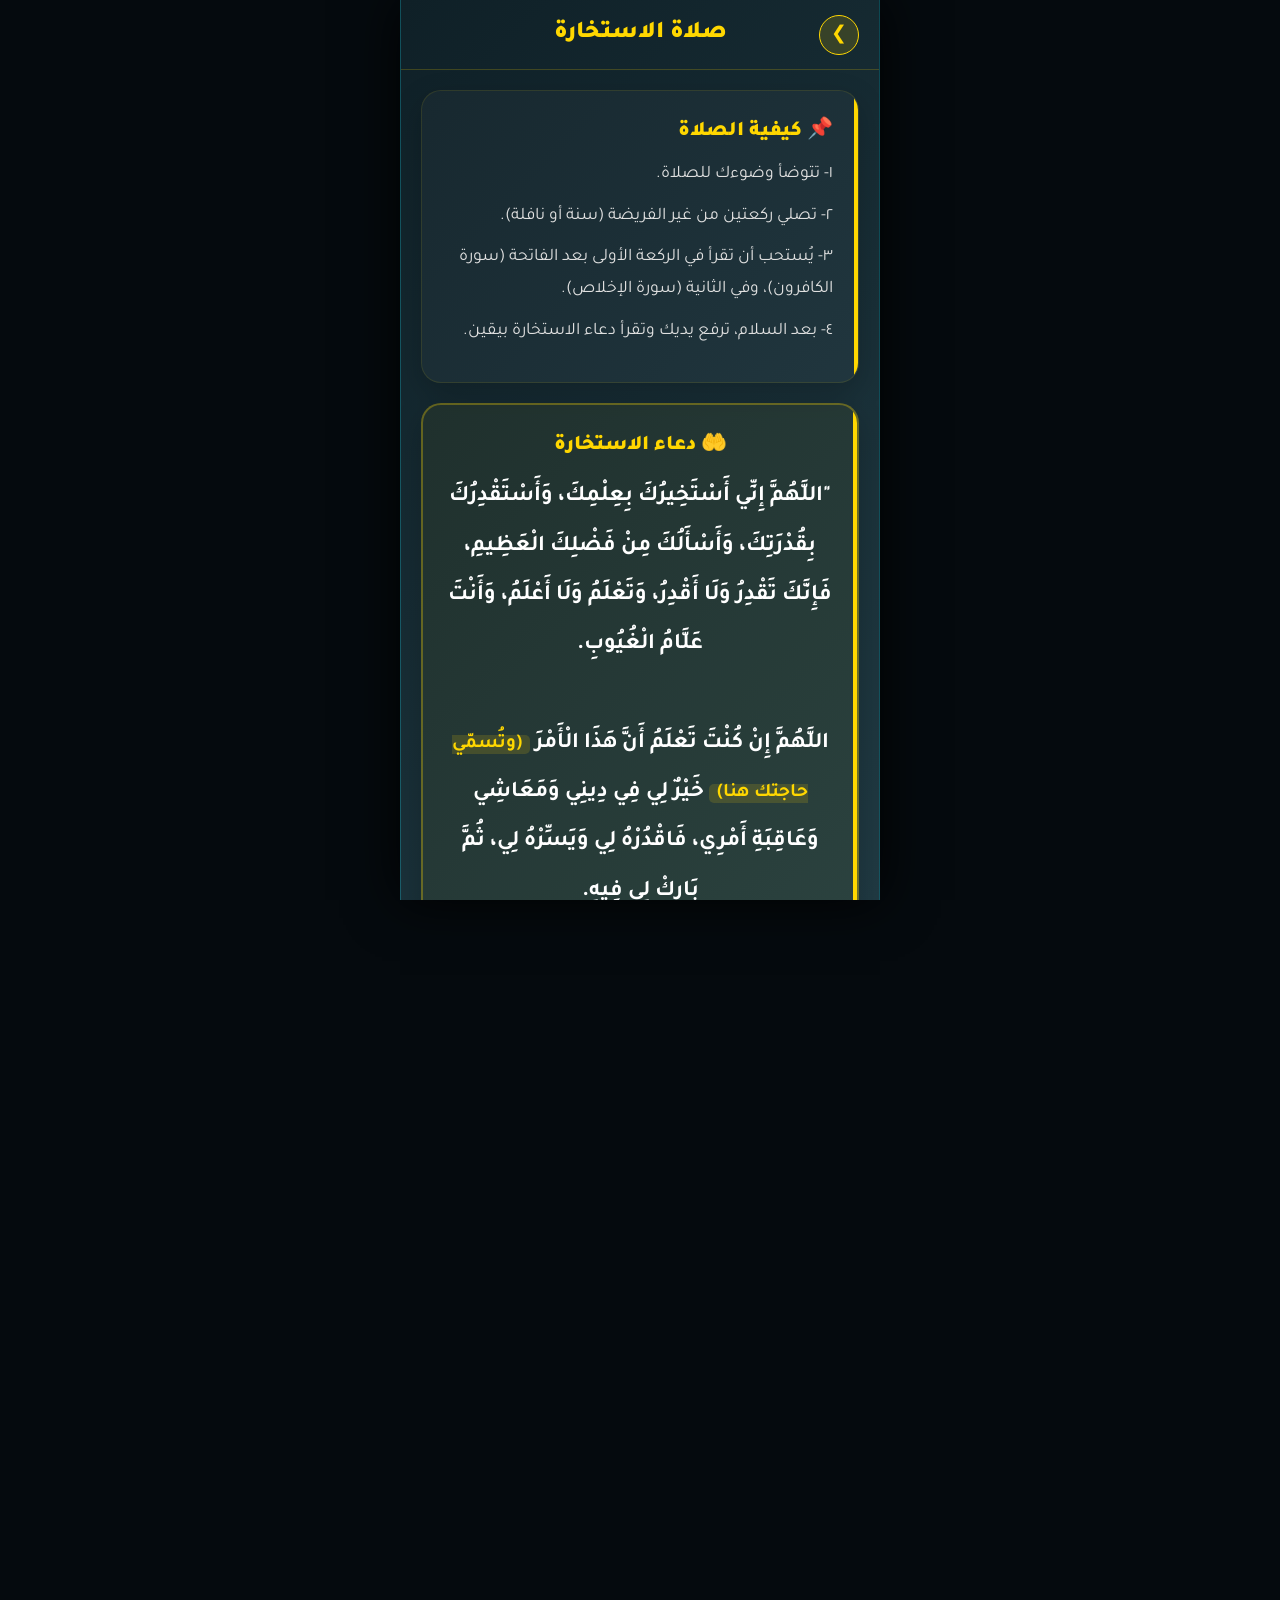
<file: istikhara.html>
<!DOCTYPE html>
<html lang="ar" dir="rtl">
<head>
    <link rel="icon" href="logo.png">
    <meta charset="UTF-8">
    <meta name="viewport" content="width=device-width, initial-scale=1.0, maximum-scale=1.0, user-scalable=no, viewport-fit=cover">
    <title>دليل الاستخارة - اليقين</title>
    <link href="https://fonts.googleapis.com/css2?family=Tajawal:wght@500;700;900&display=swap" rel="stylesheet">
    <link rel="stylesheet" href="style.css">
    <style>
        body { 
            background: linear-gradient(135deg, #050a0e, #0d1b2a, #1b263b); 
            padding-bottom: 50px; 
            overflow-x: hidden;
            color: #fff;
        }
        .header { display: flex; align-items: center; justify-content: center; padding: 20px; position: relative; border-bottom: 1px solid rgba(255,215,0,0.2); }
        .back-btn { position: absolute; right: 20px; background: rgba(255,215,0,0.15); border: 1px solid #FFD700; color: #FFD700; width: 40px; height: 40px; border-radius: 50%; display: flex; justify-content: center; align-items: center; font-size: 1.2rem; cursor: pointer; text-decoration: none; transition: 0.3s; }
        .page-title { margin: 0; font-size: 1.5rem; color: #FFD700; font-weight: 900; }

        .content-container { padding: 20px; display: flex; flex-direction: column; gap: 20px; padding-bottom: 100px; }

        /* تصميم البطاقات */
        .info-card { 
            background: rgba(255, 255, 255, 0.03); 
            border: 1px solid rgba(255, 215, 0, 0.1); 
            border-radius: 20px; 
            padding: 25px; 
            box-shadow: 0 10px 30px rgba(0,0,0,0.2);
            position: relative;
            overflow: hidden;
        }
        
        .info-card::before {
            content: ''; position: absolute; top: 0; right: 0; width: 4px; height: 100%; background: #FFD700;
        }

        .card-title { color: #FFD700; font-size: 1.3rem; font-weight: 900; margin-bottom: 15px; display: flex; align-items: center; gap: 10px; }
        
        .step-text { font-size: 1.1rem; line-height: 1.8; margin-bottom: 10px; color: #e0e0e0; }
        
        /* بطاقة الدعاء المميزة */
        .dua-card {
            background: rgba(255, 215, 0, 0.05);
            border: 2px solid rgba(255, 215, 0, 0.3);
        }
        .dua-text {
            font-size: 1.4rem;
            line-height: 2.2;
            text-align: center;
            font-weight: 700;
            color: #fff;
        }
        .highlight-word {
            color: #FFD700;
            background: rgba(255, 215, 0, 0.15);
            padding: 0 8px;
            border-radius: 5px;
            font-size: 1.2rem;
        }
    </style>
</head>
<body>

    <div class="header">
        <a href="index.html" class="back-btn back-btn-action">❯</a>
        <h1 class="page-title">صلاة الاستخارة</h1>
    </div>

    <div class="content-container">
        
        <div class="info-card">
            <div class="card-title">📌 كيفية الصلاة</div>
            <div class="step-text">١- تتوضأ وضوءك للصلاة.</div>
            <div class="step-text">٢- تصلي ركعتين من غير الفريضة (سنة أو نافلة).</div>
            <div class="step-text">٣- يُستحب أن تقرأ في الركعة الأولى بعد الفاتحة (سورة الكافرون)، وفي الثانية (سورة الإخلاص).</div>
            <div class="step-text">٤- بعد السلام، ترفع يديك وتقرأ دعاء الاستخارة بيقين.</div>
        </div>

        <div class="info-card dua-card">
            <div class="card-title" style="justify-content: center;">🤲 دعاء الاستخارة</div>
            <div class="dua-text">
                "اللَّهُمَّ إِنِّي أَسْتَخِيرُكَ بِعِلْمِكَ، وَأَسْتَقْدِرُكَ بِقُدْرَتِكَ، وَأَسْأَلُكَ مِنْ فَضْلِكَ الْعَظِيمِ، فَإِنَّكَ تَقْدِرُ وَلَا أَقْدِرُ، وَتَعْلَمُ وَلَا أَعْلَمُ، وَأَنْتَ عَلَّامُ الْغُيُوبِ.<br><br>
                اللَّهُمَّ إِنْ كُنْتَ تَعْلَمُ أَنَّ هَذَا الْأَمْرَ <span class="highlight-word">(وتُسمّي حاجتك هنا)</span> خَيْرٌ لِي فِي دِينِي وَمَعَاشِي وَعَاقِبَةِ أَمْرِي، فَاقْدُرْهُ لِي وَيَسِّرْهُ لِي، ثُمَّ بَارِكْ لِي فِيهِ.<br><br>
                وَإِنْ كُنْتَ تَعْلَمُ أَنَّ هَذَا الْأَمْرَ شَرٌّ لِي فِي دِينِي وَمَعَاشِي وَعَاقِبَةِ أَمْرِي، فَاصْرِفْهُ عَنِّي وَاصْرِفْنِي عَنْهُ، وَاقْدُرْ لِيَ الْخَيْرَ حَيْثُ كَانَ، ثُمَّ أَرْضِنِي بِهِ."
            </div>
        </div>

        <div class="info-card">
            <div class="card-title">💡 تنبيهات مهمة</div>
            <div class="step-text">• لا يُشترط أن ترى رؤيا أو مناماً بعد الاستخارة.</div>
            <div class="step-text">• النتيجة تظهر في تيسير الأمر أو انصرافه عنك، فامضِ في قرارك متوكلاً على الله.</div>
            <div class="step-text">• يجوز قراءة الدعاء من الهاتف أو الورقة لمن لا يحفظه.</div>
        </div>

    </div>

    <script src="app.js"></script>
</body>
</html>
</file>
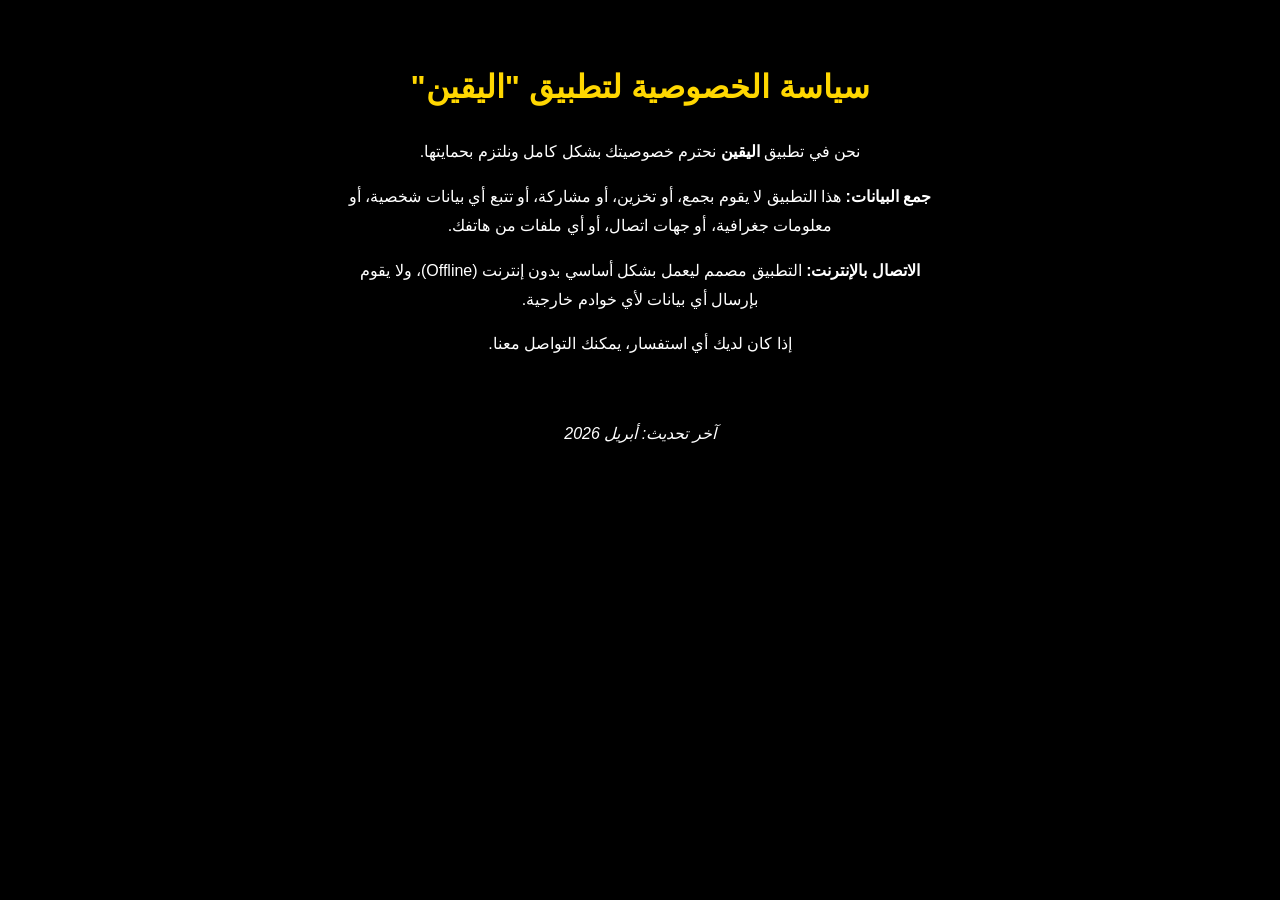
<file: privacy.html>
<!DOCTYPE html>
<html lang="ar" dir="rtl">
<head>
    <meta charset="UTF-8">
    <meta name="viewport" content="width=device-width, initial-scale=1.0">
    <title>سياسة الخصوصية - اليقين</title>
    <style>
        body {
            font-family: Arial, sans-serif;
            background-color: #000000;
            color: white;
            padding: 30px;
            text-align: center;
            line-height: 1.8;
        }
        h1 { color: #FFD700; }
        .container { max-width: 600px; margin: 0 auto; }
    </style>
</head>
<body>
    <div class="container">
        <h1>سياسة الخصوصية لتطبيق "اليقين"</h1>
        <p>نحن في تطبيق <strong>اليقين</strong> نحترم خصوصيتك بشكل كامل ونلتزم بحمايتها.</p>
        <p><strong>جمع البيانات:</strong> هذا التطبيق لا يقوم بجمع، أو تخزين، أو مشاركة، أو تتبع أي بيانات شخصية، أو معلومات جغرافية، أو جهات اتصال، أو أي ملفات من هاتفك.</p>
        <p><strong>الاتصال بالإنترنت:</strong> التطبيق مصمم ليعمل بشكل أساسي بدون إنترنت (Offline)، ولا يقوم بإرسال أي بيانات لأي خوادم خارجية.</p>
        <p>إذا كان لديك أي استفسار، يمكنك التواصل معنا.</p>
        <br>
        <p><em>آخر تحديث: أبريل 2026</em></p>
    </div>
</body>
</html>
</file>
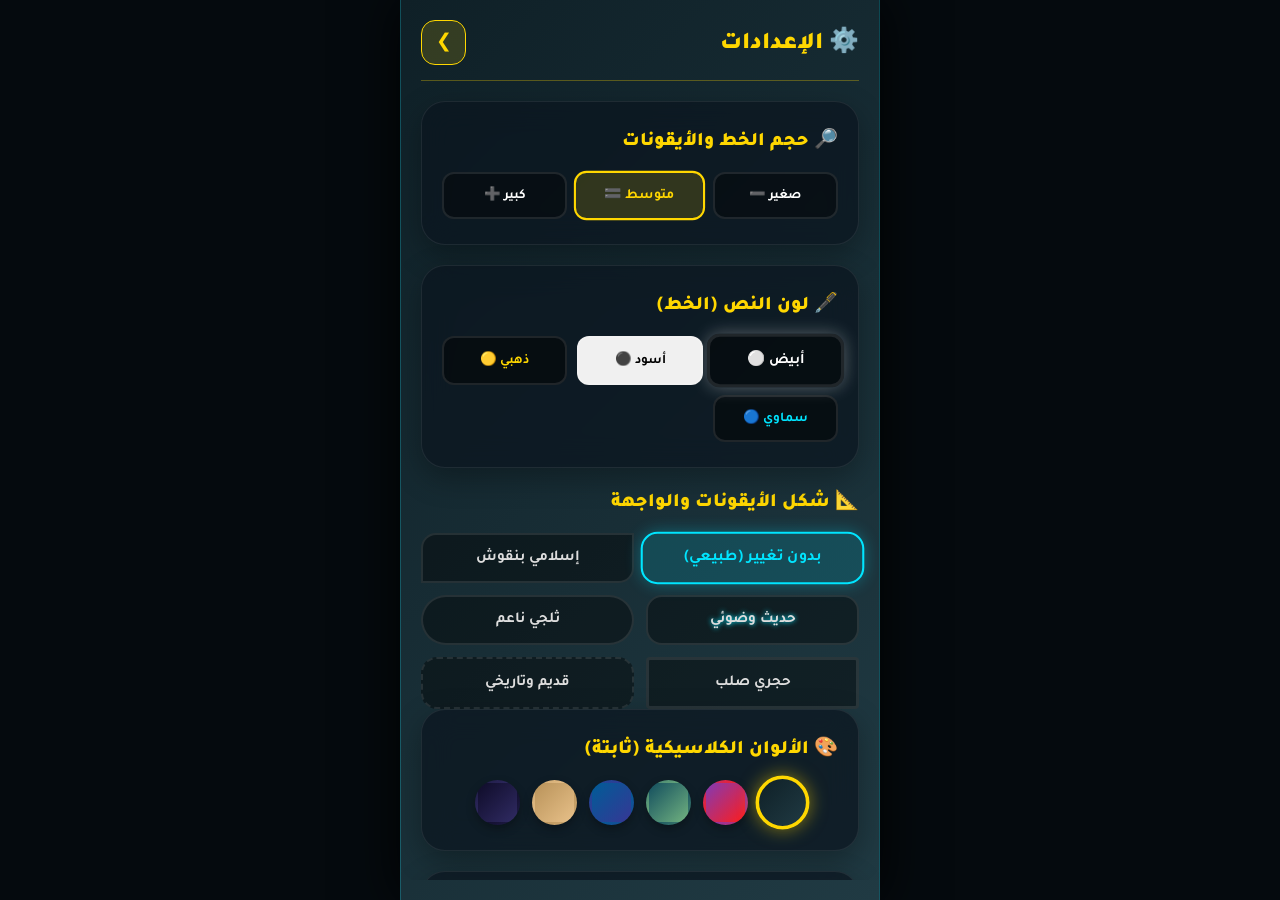
<file: settings.html>
<!DOCTYPE html>
<html lang="ar" dir="rtl">
<head>
    <link rel="icon" href="logo.png">
    <meta charset="UTF-8">
    <meta name="viewport" content="width=device-width, initial-scale=1.0, maximum-scale=1.0, user-scalable=no">
    <title>الإعدادات - اليقين</title>
    
    <link rel="manifest" href="manifest.json">
    <link rel="apple-touch-icon" href="logo.png">
    <link href="https://fonts.googleapis.com/css2?family=Tajawal:wght@500;700;900&display=swap" rel="stylesheet">
    <link rel="stylesheet" href="style.css">
    
    <style>
        /* 🌟 التنسيقات الأساسية */
        body { overflow-y: auto !important; padding-bottom: 40px; transition: font-size 0.3s; }
        
        .settings-container { max-width: 500px; margin: 0 auto; padding: 20px; z-index: 100; position: relative;}
        .header { display: flex; justify-content: space-between; align-items: center; border-bottom: 1px solid rgba(255,215,0,0.3); padding-bottom: 15px; margin-bottom: 20px;}
        .back-btn { background: rgba(255,215,0,0.15); border: 1px solid #FFD700; color: #FFD700; width: 45px; height: 45px; border-radius: 14px; display: flex; justify-content: center; align-items: center; font-size: 1.2rem; cursor: pointer; text-decoration: none; transition: 0.3s; }
        .back-btn:hover { background: #FFD700; color: #000; }
        .page-title { color: #FFD700; font-size: 1.5rem; font-weight: 900; margin: 0;}
        
        /* تصميم الكروت المرتبة */
        .setting-card { background: rgba(10, 20, 30, 0.7); backdrop-filter: blur(15px); border: 1px solid rgba(255,255,255,0.08); border-radius: 24px; padding: 25px 20px; margin-bottom: 20px; box-shadow: 0 10px 30px rgba(0,0,0,0.3); }
        .setting-title { font-size: 1.2rem; color: #FFD700; margin-bottom: 18px; font-weight: 900; display: flex; align-items: center; gap: 8px; }
        
        /* 1. أشكال الواجهة */
        .ui-grid { display: grid; grid-template-columns: 1fr 1fr; gap: 12px; }
        .ui-btn { padding: 14px 8px; border-radius: 16px; border: 2px solid rgba(255,255,255,0.1); cursor: pointer; color: #ddd; font-weight: bold; font-family: 'Tajawal'; font-size: 0.95rem; transition: 0.3s; text-align: center; background: rgba(0,0,0,0.4); }
        .ui-btn:hover { border-color: rgba(255,255,255,0.4); color: #fff; }
        .ui-btn.active { border-color: #00e5ff; background: rgba(0, 229, 255, 0.15); color: #00e5ff; transform: scale(1.05); box-shadow: 0 0 15px rgba(0,229,255,0.3); }

        /* 2. تكبير الخط والأيقونات (القسم الجديد) */
        .font-grid { display: grid; grid-template-columns: 1fr 1fr 1fr; gap: 10px; }
        .font-btn { padding: 12px 5px; border-radius: 12px; border: 2px solid rgba(255,255,255,0.1); background: rgba(0,0,0,0.4); color: white; cursor: pointer; font-family: 'Tajawal'; font-weight: bold; transition: 0.3s; text-align: center; }
        .font-btn.active { border-color: #FFD700; background: rgba(255,215,0,0.15); color: #FFD700; transform: scale(1.05); }

        /* 3. الألوان الثابتة */
        .color-options { display: flex; gap: 12px; flex-wrap: wrap; justify-content: center; }
        .color-btn { width: 45px; height: 45px; border-radius: 50%; cursor: pointer; border: 3px solid transparent; transition: 0.3s; box-shadow: 0 4px 10px rgba(0,0,0,0.3); }
        .color-btn:hover { transform: translateY(-3px); }
        .color-btn.active { border-color: #FFD700; transform: scale(1.2); box-shadow: 0 0 15px rgba(255,215,0,0.5); }

        /* 4. الخلفيات المتحركة */
        .themes-grid { display: grid; grid-template-columns: 1fr 1fr; gap: 12px; }
        .theme-btn { padding: 15px 10px; border-radius: 18px; border: 2px solid transparent; cursor: pointer; color: #fff; font-weight: bold; font-family: 'Tajawal'; font-size: 1rem; transition: 0.3s; display: flex; flex-direction: column; align-items: center; gap: 8px; text-align: center; box-shadow: inset 0 0 20px rgba(0,0,0,0.5); }
        .theme-btn span { font-size: 1.8rem; filter: drop-shadow(0 2px 5px rgba(0,0,0,0.5)); }
        .theme-btn:hover { filter: brightness(1.1); }
        .theme-btn.active { border-color: #FFD700; transform: scale(1.05); box-shadow: 0 0 20px rgba(255,215,0,0.4), inset 0 0 10px rgba(0,0,0,0.3); }

        /* 5. قسم الأصوات والمفاتيح */
        .toggle-row { display: flex; justify-content: space-between; align-items: center; margin-bottom: 20px; padding-bottom: 20px; border-bottom: 1px solid rgba(255,255,255,0.05); }
        .toggle-row:last-child { border: none; margin: 0; padding: 0; }
        .test-audio-btn { background: rgba(0, 229, 255, 0.1); border: 1px solid #00e5ff; color: #00e5ff; padding: 8px 16px; border-radius: 12px; cursor: pointer; font-family: 'Tajawal'; font-weight: bold; transition: 0.3s; margin-top: 8px; display: inline-flex; align-items: center; gap: 5px; font-size: 0.9rem;}
        .test-audio-btn:hover { background: rgba(0, 229, 255, 0.2); }
        .test-audio-btn:active { background: #00e5ff; color: #000; }
        
        .switch { position: relative; display: inline-block; width: 54px; height: 28px; flex-shrink: 0;}
        .switch input { opacity: 0; width: 0; height: 0; }
        .slider { position: absolute; cursor: pointer; top: 0; left: 0; right: 0; bottom: 0; background-color: rgba(255,255,255,0.2); border-radius: 34px; transition: .4s; }
        .slider:before { position: absolute; content: ""; height: 20px; width: 20px; left: 4px; bottom: 4px; background-color: white; border-radius: 50%; transition: .4s; box-shadow: 0 2px 5px rgba(0,0,0,0.3);}
        input:checked + .slider { background-color: #FFD700; }
        input:checked + .slider:before { transform: translateX(26px); background-color: #000; }
    </style>
</head>
<body>

<audio id="audio-click" src="./audio/click.mp3" preload="auto"></audio>
<audio id="audio-alert5" src="./audio/adhan.mp3" preload="auto"></audio>
<audio id="audio-adhan" src="./audio/adhan.mp3" preload="auto"></audio>

<div class="settings-container">
    <div class="header">
        <h1 class="page-title">⚙️ الإعدادات</h1>
        <a href="index.html" class="back-btn">❯</a>
    </div>

    <div class="setting-card">
        <div class="setting-title">🔎 حجم الخط والأيقونات</div>
        <div class="font-grid">
            <button class="font-btn" data-size="14px">صغير ➖</button>
            <button class="font-btn" data-size="16px">متوسط 🟰</button>
            <button class="font-btn" data-size="18px">كبير ➕</button>
        </div>
    </div>

    <div class="setting-card">
        <div class="setting-title">🖋️ لون النص (الخط)</div>
        <div class="font-grid">
            <button class="text-color-btn" data-color="text-white" style="color: white; background: rgba(0,0,0,0.5);">أبيض ⚪</button>
            <button class="text-color-btn" data-color="text-black" style="color: black; background: #f0f0f0;">أسود ⚫</button>
            <button class="text-color-btn" data-color="text-gold" style="color: #FFD700; background: rgba(0,0,0,0.5);">ذهبي 🟡</button>
            <button class="text-color-btn" data-color="text-cyan" style="color: #00e5ff; background: rgba(0,0,0,0.5);">سماوي 🔵</button>
        </div>
    </div>

    <div class="setting-title">📐 شكل الأيقونات والواجهة</div>
<div class="ui-grid">
    <button class="ui-btn" data-ui="default">بدون تغيير (طبيعي)</button>
    <button class="ui-btn" data-ui="islamic" style="border-radius: 15px 0 15px 0;">إسلامي بنقوش</button>
    <button class="ui-btn" data-ui="neon" style="text-shadow: 0 0 5px #00e5ff;">حديث وضوئي</button>
    <button class="ui-btn" data-ui="snow" style="border-radius: 30px;">ثلجي ناعم</button>
    <button class="ui-btn" data-ui="stone" style="border-radius: 4px; border-width: 3px;">حجري صلب</button>
    <button class="ui-btn" data-ui="old" style="border-style: dashed;">قديم وتاريخي</button> 
</div>
    
    <div class="setting-card">
        <div class="setting-title">🎨 الألوان الكلاسيكية (ثابتة)</div>
        <div class="color-options">
            <div class="color-btn bg-btn" data-bg="default" style="background: linear-gradient(135deg,#0f2027,#203a43);"></div>
            <div class="color-btn bg-btn" data-bg="sunset" style="background: linear-gradient(135deg,#833ab4,#fd1d1d);"></div>
            <div class="color-btn bg-btn" data-bg="forest" style="background: linear-gradient(135deg,#134e5e,#71b280);"></div>
            <div class="color-btn bg-btn" data-bg="ocean" style="background: linear-gradient(135deg,#005c97,#363795);"></div>
            <div class="color-btn bg-btn" data-bg="desert" style="background: linear-gradient(135deg,#b9935a,#e7c089);"></div>
            <div class="color-btn bg-btn" data-bg="night" style="background: linear-gradient(135deg,#0f0c29,#302b63);"></div>
        </div>
    </div>

    <div class="setting-card">
        <div class="setting-title">🌟 الخلفيات المتحركة</div>
        <div class="themes-grid">
            <button class="theme-btn bg-btn" data-bg="theme-botanical" style="background: linear-gradient(135deg, #134e5e, #71b280);"><span>🌿</span> نباتي حيوي</button>
            <button class="theme-btn bg-btn" data-bg="theme-stone" style="background: repeating-radial-gradient(circle at center, #3a3a3a, #2c2c2c 10px, #1a1a1a 30px, #0f0f0f 100px);"><span>🧱</span> جداري قديم</button>
            <button class="theme-btn bg-btn" data-bg="theme-cyber" style="background: #050a0f; border-bottom: 3px solid #00e5ff;"><span>💻</span> تقني سايبر</button>
            <button class="theme-btn bg-btn" data-bg="theme-islamic" style="background: linear-gradient(135deg, #1c3d5a, #0f2027);"><span>🕌</span> ديني فخم</button>
            <button class="theme-btn bg-btn" data-bg="theme-m" style="background: linear-gradient(135deg, #0f2027, #2c5364);"><span>Ⓜ️</span> خلفية حرف M</button>
            <button class="theme-btn bg-btn" data-bg="theme-pink" style="background: linear-gradient(135deg, #ff9a9e, #fecfef); color: #000;"><span>🌸</span> زهري بناتي</button>
            <button class="theme-btn bg-btn" data-bg="theme-lightgreen" style="background: linear-gradient(135deg, #a8ff78, #78ffd6); color: #000;"><span>🍃</span> أخضر شبابي</button>
        </div>
    </div>

    <div class="setting-card">
        <div class="setting-title">🔔 التنبيهات وتجربة الأصوات</div>
        
        <div class="toggle-row">
            <div>
                <div style="font-weight: bold; font-size: 1.1rem;">تنبيه الوضوء (قبل 5 دقائق)</div>
                <button class="test-audio-btn" onclick="document.getElementById('audio-alert5').play()">▶ تجربة الرنة</button>
            </div>
            <label class="switch"><input type="checkbox" id="alert5-toggle"><span class="slider"></span></label>
        </div>
        
        <div class="toggle-row">
            <div>
                <div style="font-weight: bold; font-size: 1.1rem;">أذان الصلاة (الله أكبر)</div>
                <button class="test-audio-btn" onclick="document.getElementById('audio-adhan').play()">▶ تجربة الأذان</button>
            </div>
            <label class="switch"><input type="checkbox" id="adhan-toggle"><span class="slider"></span></label>
        </div>

        <div class="toggle-row">
            <div>
                <div style="font-weight: bold; font-size: 1.1rem;">صوت النقرات (Click)</div>
                <button class="test-audio-btn" onclick="document.getElementById('audio-click').play()">▶ تجربة صوت النقر</button>
            </div>
            <label class="switch"><input type="checkbox" id="sound-toggle"><span class="slider"></span></label>
        </div>
    </div>
</div>

<script src="app.js"></script>
<script>
document.addEventListener('DOMContentLoaded', () => {
    
    // --- 1. برمجة حجم الخط والأيقونات ---
    const savedFontSize = localStorage.getItem('yaqeen_font') || '16px';
    document.documentElement.style.fontSize = savedFontSize; // تطبيق الحجم على كامل الصفحة
    

    // --- 5. برمجة لون النص ---
    const savedTextColor = localStorage.getItem('yaqeen_textcolor') || 'text-white';
    const textColorBtns = document.querySelectorAll('.text-color-btn');
    
    textColorBtns.forEach(btn => {
        if(btn.dataset.color === savedTextColor) btn.classList.add('active');
        btn.addEventListener('click', function() {
            textColorBtns.forEach(b => b.classList.remove('active')); 
            this.classList.add('active');
            localStorage.setItem('yaqeen_textcolor', this.dataset.color); 
            if(typeof applyTheme === 'function') applyTheme(); // تحديث اللون فوراً
        });
    });

    const fontBtns = document.querySelectorAll('.font-btn');
    fontBtns.forEach(btn => {
        if(btn.dataset.size === savedFontSize) btn.classList.add('active');
        
        btn.addEventListener('click', function() {
            fontBtns.forEach(b => b.classList.remove('active')); 
            this.classList.add('active');
            localStorage.setItem('yaqeen_font', this.dataset.size); 
            document.documentElement.style.fontSize = this.dataset.size; // التكبير الفوري
            if(localStorage.getItem('yaqeen_sound') !== 'false') document.getElementById('audio-click')?.play().catch(()=>{});
        });
    });

    // --- 2. برمجة الخلفيات ---
    const savedBg = localStorage.getItem('yaqeen_bg') || 'default';
    const bgBtns = document.querySelectorAll('.bg-btn');
    bgBtns.forEach(btn => {
        if(btn.dataset.bg === savedBg) btn.classList.add('active');
        btn.addEventListener('click', function() {
            bgBtns.forEach(b => b.classList.remove('active')); 
            this.classList.add('active');
            localStorage.setItem('yaqeen_bg', this.dataset.bg); 
            if(typeof applyTheme === 'function') applyTheme(); // استدعاء دالة التغيير
            if(localStorage.getItem('yaqeen_sound') !== 'false') document.getElementById('audio-click')?.play().catch(()=>{});
        });
    });

    // --- 3. برمجة شكل الواجهة ---
    const savedUI = localStorage.getItem('yaqeen_ui') || 'default';
    const uiBtns = document.querySelectorAll('.ui-btn');
    uiBtns.forEach(btn => {
        if(btn.dataset.ui === savedUI) btn.classList.add('active');
        btn.addEventListener('click', function() {
            uiBtns.forEach(b => b.classList.remove('active')); 
            this.classList.add('active');
            localStorage.setItem('yaqeen_ui', this.dataset.ui); 
            if(typeof applyTheme === 'function') applyTheme();
            if(localStorage.getItem('yaqeen_sound') !== 'false') document.getElementById('audio-click')?.play().catch(()=>{});
        });
    });

    // --- 4. برمجة أزرار الصوت (المفاتيح الجميلة الخاصة بك) ---
    const toggles = ['alert5', 'adhan', 'sound'];
    toggles.forEach(id => {
        const el = document.getElementById(id + '-toggle');
        if(el) {
            // قراءة الذاكرة (افتراضياً المفتاح مفعل)
            el.checked = localStorage.getItem('yaqeen_' + id) !== 'false';
            
            // عند تشغيل أو إطفاء المفتاح
            el.addEventListener('change', (e) => {
                localStorage.setItem('yaqeen_' + id, e.target.checked);
                
                // إذا قام بتفعيل النقرة، نُسمعه الصوت للتأكيد
                if(e.target.checked && id === 'sound') {
                    const clickAudio = document.getElementById('audio-click');
                    if(clickAudio) { clickAudio.currentTime = 0; clickAudio.play().catch(()=>{}); }
                }
            });
        }
    });
});
</script>
<script>
    if ('serviceWorker' in navigator) {
        window.addEventListener('load', () => {
            navigator.serviceWorker.register('./sw.js')
            .then(reg => console.log('تم تشغيل الأوفلاين بنجاح!'))
            .catch(err => console.log('خطأ في تشغيل الأوفلاين:', err));
        });
    }
</script>
</body>
</html>
</file>
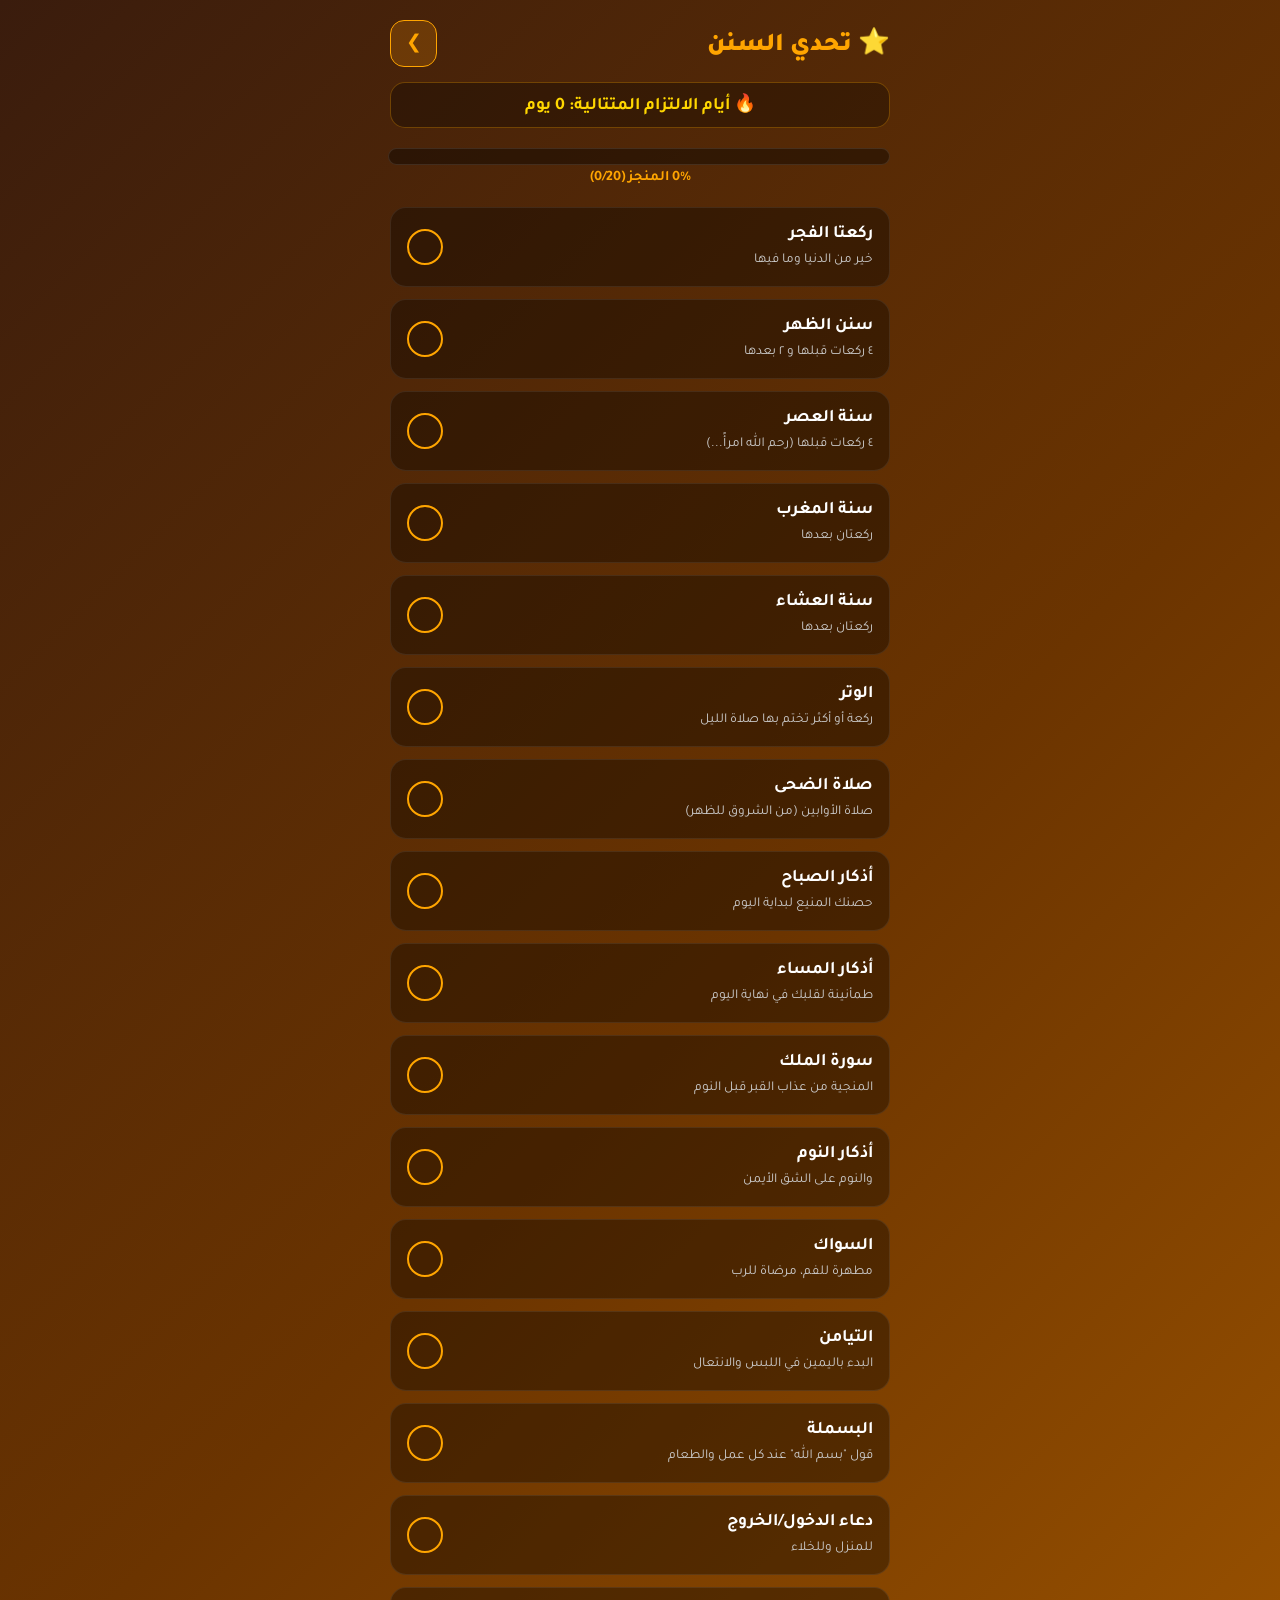
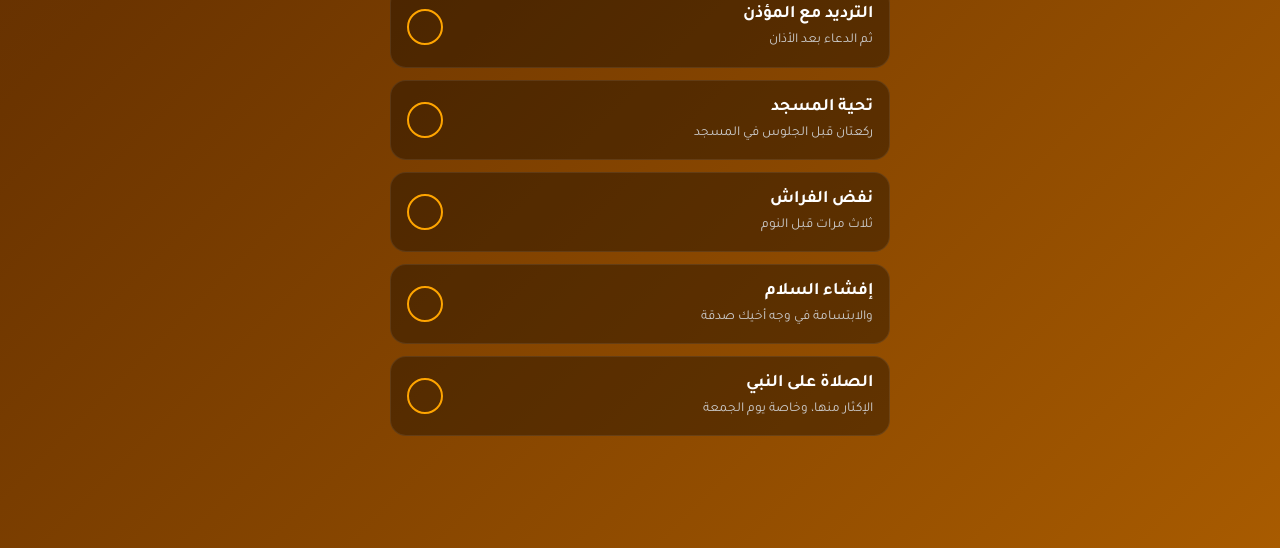
<file: sunnah.html>
<!DOCTYPE html>
<html lang="ar" dir="rtl">
<head>
    <link rel="icon" href="logo.png">
    <link rel="manifest" href="manifest.json">
    <link rel="manifest" href="manifest.json">
<link rel="apple-touch-icon" href="logo.png">
    <meta charset="UTF-8">
    <meta name="viewport" content="width=device-width, initial-scale=1.0">
    <title>تحدي السنن - اليقين</title>
    <link href="https://fonts.googleapis.com/css2?family=Tajawal:wght@500;700;900&display=swap" rel="stylesheet">

    <style>
        body {
            font-family: 'Tajawal', sans-serif; margin: 0; padding: 0;
            /* خلفية تميل للبرتقالي الفخم */
            background: linear-gradient(135deg, #3a1c0d, #6b3400, #a85b00); 
            color: #fff; min-height: 100vh;
        }
        .container { max-width: 500px; margin: 0 auto; padding: 20px; padding-bottom: 100px; }
        
        /* الرأس وزر الرجوع الذي تم حله */
        .header { display: flex; align-items: center; justify-content: space-between; margin-bottom: 15px; }
        .back-btn { background: rgba(255, 150, 0, 0.2); border: 1px solid #FFA500; color: #FFA500; width: 45px; height: 45px; border-radius: 14px; display: flex; justify-content: center; align-items: center; font-size: 1.2rem; cursor: pointer; text-decoration: none; transition: 0.3s;}
        .back-btn:active { background: #FFA500; color: #000; transform: scale(0.9); }
        .title { font-size: 1.6rem; color: #FFA500; font-weight: 900; margin: 0;}
        
        /* عداد الأيام المتتالية */
        .streak-box { text-align: center; background: rgba(0,0,0,0.3); padding: 10px; border-radius: 15px; border: 1px solid rgba(255,165,0,0.3); margin-bottom: 20px; font-weight: bold; color: #FFD700; font-size: 1.1rem; }
        
        /* شريط التقدم */
        .progress-wrapper { background: rgba(0,0,0,0.4); border-radius: 20px; height: 15px; width: 100%; margin-bottom: 25px; overflow: hidden; border: 1px solid rgba(255,255,255,0.1); position: relative;}
        .progress-fill { background: linear-gradient(90deg, #FF4500, #FFD700); height: 100%; width: 0%; transition: width 0.5s ease; border-radius: 20px; }
        .progress-text { text-align: center; font-size: 0.9rem; margin-top: -20px; margin-bottom: 20px; color: #FFA500; font-weight: bold;}

        /* كروت السنن */
        .sunnah-card { background: rgba(0, 0, 0, 0.35); border: 1px solid rgba(255, 255, 255, 0.08); border-radius: 16px; padding: 16px; margin-bottom: 12px; display: flex; justify-content: space-between; align-items: center; transition: 0.3s; }
        .sunnah-card.done { background: rgba(255, 165, 0, 0.15); border-color: #FFA500; transform: scale(1.02); }
        .sunnah-info h3 { margin: 0 0 6px 0; font-size: 1.1rem; color: #fff; }
        .sunnah-info p { margin: 0; font-size: 0.85rem; color: #ccc; line-height: 1.4; }
        .sunnah-card.done h3 { color: #FFD700; }
        
        .check-btn { width: 32px; height: 32px; border-radius: 50%; border: 2px solid #FFA500; background: transparent; cursor: pointer; display: flex; justify-content: center; align-items: center; color: transparent; font-size: 1.2rem; transition: 0.3s; flex-shrink: 0; }
        .sunnah-card.done .check-btn { background: #FFA500; color: #000; box-shadow: 0 0 10px rgba(255,165,0,0.5); }

        /* رسالة التهنئة المخفية */
        .congrats-msg { display: none; text-align: center; background: rgba(255, 215, 0, 0.2); border: 2px dashed #FFD700; color: #FFD700; padding: 20px; border-radius: 15px; margin-top: 20px; font-size: 1.3rem; font-weight: 900; animation: popIn 0.5s ease; }
        .congrats-msg.show { display: block; }
        @keyframes popIn { 0% { transform: scale(0.8); opacity: 0; } 100% { transform: scale(1); opacity: 1; } }
    </style>
</head>
<body>
<div class="container">
    <div class="header">
        <h1 class="title">⭐ تحدي السنن</h1>
        <a href="index.html" class="back-btn">❯</a>
    </div>

    <div class="streak-box">🔥 أيام الالتزام المتتالية: <span id="streak-count">0</span> يوم</div>

    <div class="progress-wrapper">
        <div class="progress-fill" id="progress-bar"></div>
    </div>
    <div class="progress-text" id="progress-text">0% المنجز</div>

    <div id="sunnah-list"></div>

    <div class="congrats-msg" id="congrats-msg">
        ✨ بارك الله بك يا بطل! ✨<br>أكملت أهم سنن اليوم بنجاح!
    </div>
</div>

<script>
    const sunnahs = [
        { id: 's1', title: 'ركعتا الفجر', desc: 'خير من الدنيا وما فيها' },
        { id: 's2', title: 'سنن الظهر', desc: '٤ ركعات قبلها و ٢ بعدها' },
        { id: 's3', title: 'سنة العصر', desc: '٤ ركعات قبلها (رحم الله امرأً...)' },
        { id: 's4', title: 'سنة المغرب', desc: 'ركعتان بعدها' },
        { id: 's5', title: 'سنة العشاء', desc: 'ركعتان بعدها' },
        { id: 's6', title: 'الوتر', desc: 'ركعة أو أكثر تختم بها صلاة الليل' },
        { id: 's7', title: 'صلاة الضحى', desc: 'صلاة الأوابين (من الشروق للظهر)' },
        { id: 's8', title: 'أذكار الصباح', desc: 'حصنك المنيع لبداية اليوم' },
        { id: 's9', title: 'أذكار المساء', desc: 'طمأنينة لقلبك في نهاية اليوم' },
        { id: 's10', title: 'سورة الملك', desc: 'المنجية من عذاب القبر قبل النوم' },
        { id: 's11', title: 'أذكار النوم', desc: 'والنوم على الشق الأيمن' },
        { id: 's12', title: 'السواك', desc: 'مطهرة للفم، مرضاة للرب' },
        { id: 's13', title: 'التيامن', desc: 'البدء باليمين في اللبس والانتعال' },
        { id: 's14', title: 'البسملة', desc: 'قول "بسم الله" عند كل عمل والطعام' },
        { id: 's15', title: 'دعاء الدخول/الخروج', desc: 'للمنزل وللخلاء' },
        { id: 's16', title: 'الترديد مع المؤذن', desc: 'ثم الدعاء بعد الأذان' },
        { id: 's17', title: 'تحية المسجد', desc: 'ركعتان قبل الجلوس في المسجد' },
        { id: 's18', title: 'نفض الفراش', desc: 'ثلاث مرات قبل النوم' },
        { id: 's19', title: 'إفشاء السلام', desc: 'والابتسامة في وجه أخيك صدقة' },
        { id: 's20', title: 'الصلاة على النبي', desc: 'الإكثار منها، وخاصة يوم الجمعة' }
    ];

    const listDiv = document.getElementById('sunnah-list');
    const progressBar = document.getElementById('progress-bar');
    const progressText = document.getElementById('progress-text');
    const congratsMsg = document.getElementById('congrats-msg');
    const streakCount = document.getElementById('streak-count');
    
    const today = new Date().toDateString();

    // نظام التصفير اليومي وحساب الـ Streak
    let currentStreak = parseInt(localStorage.getItem('sunnah_streak') || '0');
    let lastPlayed = localStorage.getItem('sunnah_date');

    if (lastPlayed !== today) {
        // إذا كان هناك يوم فائت بدون لعب، يتصفر الستريك
        let yesterday = new Date();
        yesterday.setDate(yesterday.getDate() - 1);
        if (lastPlayed !== yesterday.toDateString()) {
            currentStreak = 0;
            localStorage.setItem('sunnah_streak', '0');
        }
        // تصفير الخيارات لليوم الجديد
        sunnahs.forEach(s => localStorage.removeItem('s_' + s.id));
        localStorage.setItem('sunnah_date', today);
        localStorage.setItem('streak_added_today', 'false');
    }
    
    streakCount.textContent = currentStreak;

    function updateProgress() {
        let doneCount = 0;
        sunnahs.forEach(s => { if(localStorage.getItem('s_' + s.id) === 'true') doneCount++; });
        
        let percent = Math.round((doneCount / sunnahs.length) * 100);
        progressBar.style.width = percent + '%';
        progressText.textContent = `${percent}% المنجز (${doneCount}/${sunnahs.length})`;

        // عند إكمال الـ 100%
        if (percent === 100) {
            congratsMsg.classList.add('show');
            if (localStorage.getItem('streak_added_today') !== 'true') {
                currentStreak++;
                localStorage.setItem('sunnah_streak', currentStreak);
                streakCount.textContent = currentStreak;
                localStorage.setItem('streak_added_today', 'true');
            }
        } else {
            congratsMsg.classList.remove('show');
            if (localStorage.getItem('streak_added_today') === 'true') {
                currentStreak = Math.max(0, currentStreak - 1);
                localStorage.setItem('sunnah_streak', currentStreak);
                streakCount.textContent = currentStreak;
                localStorage.setItem('streak_added_today', 'false');
            }
        }
    }

    // رسم السنن
    sunnahs.forEach(sunnah => {
        const isDone = localStorage.getItem('s_' + sunnah.id) === 'true';
        const card = document.createElement('div');
        card.className = `sunnah-card ${isDone ? 'done' : ''}`;
        card.innerHTML = `
            <div class="sunnah-info"><h3>${sunnah.title}</h3><p>${sunnah.desc}</p></div>
            <div class="check-btn">✔</div>
        `;
        
        card.addEventListener('click', () => {
            const newState = !card.classList.contains('done');
            card.classList.toggle('done', newState);
            localStorage.setItem('s_' + sunnah.id, newState);
            if(newState && localStorage.getItem('yaqeen_sound') !== 'false') navigator.vibrate?.(40);
            updateProgress();
        });
        
        listDiv.appendChild(card);
    });

    updateProgress(); // تشغيل الحساب عند فتح الصفحة
</script>

<audio id="audio-click" src="./audio/click.mp3" preload="auto"></audio>
<audio id="audio-alert5" src="./audio/adhan.mp3" preload="auto"></audio>
<audio id="audio-adhan" src="./audio/adhan.mp3" preload="auto"></audio>
<script>
    if ('serviceWorker' in navigator) {
        window.addEventListener('load', () => {
            navigator.serviceWorker.register('./sw.js')
            .then(reg => console.log('تم تشغيل الأوفلاين بنجاح!'))
            .catch(err => console.log('خطأ في تشغيل الأوفلاين:', err));
        });
    }
</script>
</body>
</html>
</file>
<file: style.css>
/* =========================================
   🚀 التوسيط الإجباري ومنع القفز (الحل الجذري)
   ========================================= */

html {
    background-color: #050a0e !important; /* لون الخلفية للشاشات الكبيرة */
    height: 100dvh !important;
    overflow: hidden !important; /* يمنع الشاشة من القفز نهائياً في الموبايل */
    display: flex !important; /* السحر الذي سيقوم بالتوسيط */
    justify-content: center !important;
    align-items: center !important;
}

body {
    width: 100% !important;
    max-width: 480px !important; /* عرض الهاتف بالضبط */
    height: 100dvh !important;
    margin: 0 !important;
    padding: 0 !important;
    position: relative !important;
    overflow-x: hidden !important;
    overflow-y: auto !important; /* يسمح بالتمرير داخل التطبيق فقط */
    background: inherit; /* يأخذ خلفية التطبيق */
    box-shadow: 0 0 50px rgba(0, 0, 0, 0.9) !important; /* إعطاء ظل فخم كأنه هاتف حقيقي */
    border-left: 1px solid rgba(255, 215, 0, 0.1); /* إطار ذهبي خفيف */
    border-right: 1px solid rgba(255, 215, 0, 0.1);
}

/* تنظيف الهوامش لأي عنصر داخل التطبيق */
* {
    box-sizing: border-box;
    -webkit-tap-highlight-color: transparent !important;
}

.app-wrapper, .container, .hisn-container {
    height: 100%;
    overflow-y: auto; /* السماح بالتمرير داخل المحتوى فقط */
    overflow-x: hidden;
    padding-bottom: 90px; /* لحماية المحتوى من أزرار التنقل السفلية */
}





/* إيقاف الزووم والتحريك المطاطي بالقوة في كل التطبيق */
* {
    touch-action: manipulation !important;
}
/* إزالة أي مساحات فارغة أو هوامش في التطبيق بالكامل */
html, body {
    margin: 0 !important;
    padding: 0 !important;
}

/* التأكد من التصاق الشريط العلوي بالسقف */
.header, header, .top-bar {
    margin-top: 0 !important;
    top: 0 !important;
}

html, body {
    overscroll-behavior-y: none !important;
    max-width: 100vw;
    overflow-x: hidden;
}


/* 🚀 الثبات التام والسرعة */
* {
    touch-action: manipulation !important; /* يمنع الزووم نهائياً */
    -webkit-tap-highlight-color: transparent !important;
}

html, body {
    overscroll-behavior-y: none !important; /* يمنع الشاشة من التمدد (الباونس) المطاطي المزعج */
    max-width: 100vw;
    overflow-x: hidden;
    background-color: #050a0e !important;
}

/* تسريع الانتقال بين الصفحات */
body {
    animation: fadeIn 0.2s ease-out forwards;
}
@keyframes fadeIn {
    0% { opacity: 0; }
    100% { opacity: 1; }
}

/* =====================================================
   اليقين - الواجهة الزجاجية المضيئة (بحدود مرتبة)
   style.css
   ===================================================== */
:root {
    --bg-gradient: linear-gradient(135deg, #0f2027, #203a43, #2c5364); 
    --glass-bg: rgba(255, 255, 255, 0.08);
    --glass-border: rgba(255, 255, 255, 0.2);
    --accent-glow: #00e5ff; 
    --accent-gold: #FFD700;
    --text-primary: #ffffff;
    --text-muted: rgba(255, 255, 255, 0.7);
}

*, *::before, *::after { box-sizing: border-box; margin: 0; padding: 0; }
html { height: 100%; width: 100%; display: flex; justify-content: center; background: #050a0e; }
body { height: 100%; width: 100%; overflow-x: hidden; font-family: 'Tajawal', sans-serif; position: relative; }
body { 
    background: var(--bg-gradient); 
    background-size: 200% 200%;
    animation: gradientBG 15s ease infinite; 
    color: var(--text-primary); 
    display: flex; flex-direction: column; 
    max-width: 520px; margin: 0 auto; 
    border-left: 1px solid rgba(0, 229, 255, 0.2);
    border-right: 1px solid rgba(0, 229, 255, 0.2);
    box-shadow: 0 0 30px rgba(0,0,0,0.5);
    
}

@keyframes gradientBG {
    0% { background-position: 0% 50%; }
    50% { background-position: 100% 50%; }
    100% { background-position: 0% 50%; }
}

/* ─── HEADER (تم توسيط المصباح وإضافة الحركة) ─── */
.app-header {
    height: 70px; display: flex; align-items: center; justify-content: space-between; 
    padding: 0 25px; background: transparent; z-index: 10; margin-top: 10px;
    border-bottom: 1px solid rgba(0, 229, 255, 0.2); padding-bottom: 10px;
    position: relative; /* ضروري جداً للتوسيط المطلق */
}
.app-title { font-size: 1.8rem; font-weight: 900; color: var(--accent-gold); text-shadow: 0 0 15px rgba(255, 215, 0, 0.5); }
.icon-btn { background: var(--glass-bg); border: 1.5px solid var(--glass-border); border-radius: 12px; cursor: pointer; color: var(--text-primary); font-size: 1.4rem; width: 45px; height: 45px; display: flex; align-items: center; justify-content: center; backdrop-filter: blur(10px); transition: 0.3s; }
.icon-btn:hover, .icon-btn:active { transform: translateY(-3px); box-shadow: 0 5px 15px rgba(0, 229, 255, 0.3); border-color: var(--accent-glow); }
.menu-btn { flex-direction: column; gap: 5px; }
.menu-btn span { display: block; height: 2px; width: 20px; background: var(--text-primary); transition: 0.3s; }

/* خدعة توسيط المصباح في المنتصف تماماً */
.app-header .icon-btn#btn-tip {
    position: absolute;
    left: 50%;
    transform: translateX(-50%);
}

/* حركة المصباح (البطل) عند الضغط */
@keyframes popAndRise {
    0% { transform: translateX(-50%) translateY(0) scale(1); }
    30% { transform: translateX(-50%) translateY(10px) scale(0.9); }
    60% { transform: translateX(-50%) translateY(-5px) scale(1.4); }
    100% { transform: translateX(-50%) translateY(0) scale(1); }
}
.icon-btn#btn-tip.animate-pop { animation: popAndRise 0.8s ease-out; }

/* ─── DATE BAR (تم التكبير هنا) ─── */
.date-bar { height: 75px; display: flex; align-items: center; justify-content: center; gap: 15px; padding: 0 16px; flex-shrink: 0; }
.date-pill { padding: 10px 18px; border-radius: 25px; font-size: 1rem; font-weight: 700; background: var(--glass-bg); backdrop-filter: blur(8px); border: 1.5px solid var(--glass-border); color: var(--text-muted); transition: 0.3s;}
.date-pill.active { background: rgba(0, 229, 255, 0.15); color: var(--accent-glow); border-color: var(--accent-glow); box-shadow: 0 0 15px rgba(0, 229, 255, 0.3); font-size: 1.15rem; padding: 10px 24px; }
.date-icon { font-size: 1.2rem; margin-left: 6px; }

/* ─── COUNTDOWN CARD ─── */
.countdown-card { 
    margin: 10px 20px; height: 130px; display: flex; align-items: center; justify-content: space-between; 
    background: var(--glass-bg); backdrop-filter: blur(15px); border-radius: 25px; 
    border: 1.5px solid rgba(0, 229, 255, 0.3); padding: 0 15px; flex-shrink: 0; 
    box-shadow: 0 10px 30px rgba(0,0,0,0.3), inset 0 0 15px rgba(255,255,255,0.05);
}
.countdown-content { flex: 1; text-align: center; }
.countdown-label { font-size: 1.1rem; font-weight: 700; color: var(--accent-gold); margin-bottom: 5px; }
.countdown-timer { font-size: 2.8rem; font-weight: 900; color: #fff; text-shadow: 0 0 20px rgba(255,255,255,0.5); direction: ltr; font-variant-numeric: tabular-nums; }
.nav-arrow { background: rgba(255, 255, 255, 0.1); border: 1.5px solid var(--glass-border); color: #fff; width: 45px; height: 45px; border-radius: 50%; display: flex; align-items: center; justify-content: center; cursor: pointer; font-size: 1.2rem; transition: 0.3s; flex-shrink: 0; }
.nav-arrow:hover, .nav-arrow:active { background: var(--accent-glow); color: #000; border-color: var(--accent-glow); transform: scale(1.1); box-shadow: 0 0 15px var(--accent-glow);}

/* ─── PRAYER LIST ─── */
.prayer-list { flex: 1; display: flex; flex-direction: column; justify-content: space-evenly; padding: 10px 20px; overflow: hidden; gap: 8px; }
.prayer-row { 
    display: flex; align-items: center; justify-content: space-between; padding: 0 25px; 
    border-radius: 20px; background: rgba(0,0,0,0.2); border: 1.5px solid rgba(255,255,255,0.1); 
    transition: all 0.4s cubic-bezier(0.175, 0.885, 0.32, 1.275); flex: 1; max-height: 70px;
}
.prayer-row.active-prayer { 
    background: rgba(0, 229, 255, 0.1); border: 1.5px solid var(--accent-glow); 
    box-shadow: 0 0 20px rgba(0, 229, 255, 0.2), inset 0 0 10px rgba(0, 229, 255, 0.1);
    transform: scale(1.04) translateY(-2px); 
}
.prayer-name { font-size: 1.1rem; font-weight: 700; color: var(--text-primary); transition: 0.3s;}
.prayer-time { font-size: 1.3rem; font-weight: 900; color: var(--text-muted); direction: ltr; transition: 0.3s;}
.prayer-row.active-prayer .prayer-name, .prayer-row.active-prayer .prayer-time { color: var(--accent-glow); text-shadow: 0 0 10px rgba(0,229,255,0.5); }

/* ─── BOTTOM NAV ─── */
.bottom-nav { 
    height: 85px; display: flex; align-items: center; justify-content: space-around; 
    background: rgba(0, 0, 0, 0.5); backdrop-filter: blur(20px);
    border-top: 1.5px solid rgba(0, 229, 255, 0.2); border-radius: 30px 30px 0 0; margin-top: 5px;
}
.nav-item { display: flex; flex-direction: column; align-items: center; gap: 6px; text-decoration: none; color: var(--text-muted); flex: 1; font-size: 0.75rem; transition: 0.3s;}
.nav-item:hover, .nav-item:active { color: var(--accent-glow); transform: translateY(-5px); }
.nav-icon { font-size: 1.5rem; filter: grayscale(50%); transition: 0.3s; }
.nav-item:hover .nav-icon, .nav-item:active .nav-icon { filter: grayscale(0%) drop-shadow(0 0 8px var(--accent-glow)); }
.nav-label { font-weight: 700; }

/* ─── SIDE MENU & LAMP ─── */
.menu-overlay { position: fixed; inset: 0; background: rgba(0,0,0,0.7); backdrop-filter: blur(5px); z-index: 200; opacity: 0; pointer-events: none; transition: 0.4s; }
.menu-overlay.visible { opacity: 1; pointer-events: all; }
.side-menu { position: fixed; top: 0; right: -300px; width: 300px; height: 100%; background: rgba(10, 20, 25, 0.95); backdrop-filter: blur(20px); border-left: 2px solid var(--accent-glow); z-index: 300; transition: right 0.4s cubic-bezier(0.175, 0.885, 0.32, 1); display: flex; flex-direction: column; box-shadow: -10px 0 30px rgba(0,0,0,0.5); }
.side-menu.open { right: 0; }
.menu-header { padding: 40px 24px 20px; border-bottom: 1px solid rgba(255,255,255,0.1); }
.menu-logo { font-size: 1.8rem; font-weight: 900; color: var(--accent-glow); text-shadow: 0 0 10px rgba(0,229,255,0.5); }
.menu-nav { flex: 1; display: flex; flex-direction: column; padding: 20px 0; }
.menu-link { display: block; padding: 16px 30px; font-size: 1.1rem; font-weight: 700; color: var(--text-muted); text-decoration: none; border-right: 4px solid transparent; transition: 0.3s; }
.menu-link:hover { background: rgba(0, 229, 255, 0.1); color: var(--accent-glow); border-right-color: var(--accent-glow); padding-right: 40px;}
.menu-footer { border-top: 1px solid rgba(255,255,255,0.1); padding: 20px 0; }

/* ─── نافذة المصباح السحري (للتصوير والسكرين شوت) ─── */
.lamp-modal { 
    position: fixed; inset: 0; background: rgba(0, 0, 0, 0.95); backdrop-filter: blur(15px); 
    z-index: 999; display: flex; justify-content: center; align-items: center; 
    opacity: 0; pointer-events: none; transition: 0.5s ease; 
}
.lamp-modal.show { opacity: 1; pointer-events: all; }

.lamp-content { 
    background: radial-gradient(circle at center, rgba(0, 229, 255, 0.15) 0%, transparent 70%); 
    padding: 50px 20px; width: 92%; max-width: 450px; text-align: center; 
    transform: scale(0.9); transition: 0.5s; 
    border-radius: 25px; border: 1.5px solid rgba(0, 229, 255, 0.3);
    box-shadow: 0 15px 40px rgba(0,0,0,0.5), inset 0 0 15px rgba(255,255,255,0.05);
    position: relative;
}
.lamp-modal.show .lamp-content { transform: scale(1); }

/* زر إكس مرتب وأنيق */
.close-lamp { 
    position: absolute; top: 15px; right: 20px; font-size: 1.8rem; color: rgba(255,255,255,0.4); 
    background: rgba(255,255,255,0.07); border: none; cursor: pointer; transition: 0.3s; 
    width: 38px; height: 38px; border-radius: 50%; display: flex; align-items: center; justify-content: center;
}
.close-lamp:hover { color: var(--accent-glow); background: rgba(255,255,255,0.15); transform: rotate(90deg); }

.lamp-icon-big { font-size: 4.5rem; margin-bottom: 25px; filter: drop-shadow(0 0 25px var(--accent-glow)); animation: floatLamp 3s ease-in-out infinite; }
@keyframes floatLamp { 0%, 100% { transform: translateY(0); } 50% { transform: translateY(-15px); filter: drop-shadow(0 0 40px var(--accent-glow)); } }

/* النص متوسط وجذاب */
.lamp-text { 
    font-size: 1.6rem; line-height: 1.8; color: #fff; font-weight: 900; 
    text-shadow: 0 0 15px rgba(0, 229, 255, 0.6); text-align: center; margin: 0 auto;
}


/* =====================================================
   حركة طيران المصباح الجريئة (Flying Lamp) - إضافة جديدة
   ===================================================== */

/* صنف لتجميد المصباح الأصلي في مكانه مؤقتاً (سيكون شفافاً) */
.btn-tip-hidden { visibility: hidden !important; opacity: 0 !important; }

/* المصباح الطائر الذي سيظهر فجأة ويطير */
.flying-lamp-ghost {
    position: fixed; /* يطير فوق كل شيء */
    z-index: 1000; /* أعلى طبقة */
    font-size: 1.4rem; /* نفس حجم المصباح الأصلي */
    display: flex; align-items: center; justify-content: center;
    pointer-events: none; /* لا يعيق الضغط */
    transition: none; /* لا نريد انتقال في الإعداد الأول */
    filter: drop-shadow(0 0 10px var(--accent-glow));
}

/* صنف تفعيل الطيران (سيتم إضافته بالجافاسكريبت) */
.flying-lamp-ghost.flying {
    /* ينتقل للمنتصف بسرعة ويصبح كبيراً */
    transition: all 0.6s cubic-bezier(0.19, 1, 0.22, 1); /* حركة سريعة وحازمة */
    left: 50% !important;
    top: 40% !important; /* يستقر فوق منتصف الشاشة قليلاً */
    transform: translate(-50%, -50%) scale(4); /* يكبر جداً ليصبح هو الأيقونة الكبيرة */
    font-size: 4.5rem; /* حجم الأيقونة الكبيرة في المودال */
    filter: drop-shadow(0 0 30px var(--accent-glow));
}








/* =====================================================
   الخلفيات الخمسة المتحركة (تم تعديلها لتطفو فوق الأزرار)
   ===================================================== */
body.theme-botanical { background: linear-gradient(135deg, #134e5e, #71b280) !important; }
body.theme-botanical::before { content: '🌿'; position: fixed; top: 15%; left: -20px; font-size: 150px; opacity: 0.3; z-index: 100; pointer-events: none; animation: wave 6s ease-in-out infinite alternate; filter: drop-shadow(5px 5px 10px rgba(0,0,0,0.5)); }
body.theme-botanical::after { content: '🍃'; position: fixed; bottom: 20%; right: -20px; font-size: 120px; opacity: 0.4; z-index: 100; pointer-events: none; animation: wave 5s ease-in-out infinite alternate-reverse; filter: drop-shadow(5px 5px 10px rgba(0,0,0,0.5)); }

body.theme-stone { background: repeating-radial-gradient(circle at center, #3a3a3a, #2c2c2c 10px, #1a1a1a 30px, #0f0f0f 100px) !important; color: #d0d0d0; }
body.theme-cyber { background: #050a0f !important; background-image: linear-gradient(rgba(0, 229, 255, 0.1) 1px, transparent 1px), linear-gradient(90deg, rgba(0, 229, 255, 0.1) 1px, transparent 1px) !important; background-size: 30px 30px !important; animation: cyberGrid 20s linear infinite; }
@keyframes cyberGrid { 0% { background-position: 0 0; } 100% { background-position: 0 1000px; } }

body.theme-islamic { background: radial-gradient(circle at top, #1c3d5a, #0f2027) !important; }
body.theme-islamic::before { content: '🕌'; position: fixed; top: 30%; left: 50%; transform: translateX(-50%); font-size: 350px; opacity: 0.04; z-index: 100; pointer-events: none; }

body.theme-snow { background: linear-gradient(180deg, #1e3c72, #2a5298, #b6fbff) !important; }
body.theme-snow::before { content: '❄️'; position: fixed; top: -10%; left: 5%; font-size: 20px; opacity: 0.6; z-index: 100; pointer-events: none; letter-spacing: 60px; animation: snowFall 12s linear infinite; }
body.theme-snow::after { content: '❄️'; position: fixed; top: -10%; left: 25%; font-size: 30px; opacity: 0.4; z-index: 100; pointer-events: none; letter-spacing: 90px; animation: snowFall 16s linear infinite 5s; }

@keyframes snowFall { 0% { top: -10%; transform: translateX(0) rotate(0deg); } 100% { top: 110%; transform: translateX(50px) rotate(360deg); } }
@keyframes wave { 0% { transform: rotate(-5deg); } 100% { transform: rotate(15deg); } }


/* --- الخلفيات الجديدة --- */
/* 1. زهري بناتي */
body.theme-pink { background: linear-gradient(135deg, #ff9a9e, #fecfef) !important; color: #111 !important; }
body.theme-pink .setting-card, body.theme-pink .prayer-row { background: rgba(255,255,255,0.4) !important; border-color: rgba(0,0,0,0.1) !important; color: #000; }
body.theme-pink .setting-title { color: #d81b60 !important; }

/* 2. أخضر شبابي */
body.theme-lightgreen { background: linear-gradient(135deg, #a8ff78, #78ffd6) !important; color: #111 !important; }
body.theme-lightgreen .setting-card, body.theme-lightgreen .prayer-row { background: rgba(255,255,255,0.4) !important; border-color: rgba(0,0,0,0.1) !important; color: #000; }
body.theme-lightgreen .setting-title { color: #004d40 !important; }

/* 3. خلفية حرف M الفخمة */
body.theme-m {
    background: linear-gradient(135deg, #0f2027, #203a43, #2c5364) !important;
    position: relative;
    z-index: 1;
}
/* رسم حرف M كعلامة مائية شفافة في الخلفية */
body.theme-m::after {
    content: "M";
    position: fixed;
    top: 50%;
    left: 50%;
    transform: translate(-50%, -50%);
    font-size: 60vh; /* حجم عملاق يغطي الشاشة */
    color: rgba(255, 215, 0, 0.04); /* لون ذهبي شفاف جداً */
    font-weight: 900;
    font-family: Arial, sans-serif;
    z-index: -1; /* ليكون تحت كل الأزرار والكلام */
    pointer-events: none; /* لكي لا يمنع الضغط على الأزرار */
}
/* =====================================================
   أشكال الأيقونات والواجهة (UI Shapes)
   ===================================================== */
/* 1. إسلامي يحوي نقشات (حواف مقوسة كالقباب) */
[data-ui="islamic"] .date-pill, [data-ui="islamic"] .countdown-card, [data-ui="islamic"] .prayer-row { border-radius: 25px 0 25px 0 !important; border-color: #FFD700 !important; }
[data-ui="islamic"] .nav-icon, [data-ui="islamic"] .date-icon { filter: drop-shadow(0 0 5px #FFD700); }

/* 2. ثلجي (حواف دائرية ناعمة جداً ومضيئة) */
[data-ui="snow"] .date-pill, [data-ui="snow"] .countdown-card, [data-ui="snow"] .prayer-row { border-radius: 40px !important; border-color: rgba(255,255,255,0.6) !important; box-shadow: 0 0 15px rgba(255,255,255,0.2) !important; }

/* 3. حجري (حواف قوية مربعة وظل صلب) */
[data-ui="stone"] .date-pill, [data-ui="stone"] .countdown-card, [data-ui="stone"] .prayer-row { border-radius: 6px !important; border: 2px solid #777 !important; box-shadow: 3px 3px 0 #444 !important; }

/* 4. قديم (نقوش مقطعة وألوان باهتة) */
[data-ui="old"] .date-pill, [data-ui="old"] .countdown-card, [data-ui="old"] .prayer-row { border-radius: 0 !important; border: 1px dashed #d4af37 !important; background: rgba(139, 69, 19, 0.15) !important; }
[data-ui="old"] .nav-icon, [data-ui="old"] .date-icon { filter: sepia(1) brightness(0.9); }

/* 5. ضوئي حديث (إضاءة نيون قوية) */
[data-ui="neon"] .date-pill, [data-ui="neon"] .countdown-card, [data-ui="neon"] .prayer-row { border-radius: 12px !important; border-color: #00e5ff !important; box-shadow: 0 0 10px rgba(0,229,255,0.4), inset 0 0 5px rgba(0,229,255,0.2) !important; }
[data-ui="neon"] .nav-icon, [data-ui="neon"] .date-icon { filter: drop-shadow(0 0 8px #00e5ff); }









/* 1. ضبط حدود الشاشة لتطابق أي هاتف بالضبط */
html, body {
    margin: 0;
    padding: 0;
    width: 100vw;
    height: 100vh;
    overflow-x: hidden; /* منع تحرك الشاشة يميناً ويساراً */
    -webkit-tap-highlight-color: transparent; /* إزالة المربع الأزرق المزعج عند الضغط على الأزرار */
    user-select: none; /* منع تحديد النصوص كأننا في تطبيق حقيقي */
}

/* الحاوية التي تضم كل عناصر التطبيق */
.app-wrapper {
    width: 100%;
    height: 100%;
    max-width: 500px; /* لكي يبدو كشاشة هاتف حتى لو فتحته من الكمبيوتر */
    margin: 0 auto;
    position: relative;
    overflow-x: hidden;
    overflow-y: auto; /* السماح بالنزول للأسفل فقط إذا كانت الشاشة صغيرة */
}

/* 2. برمجة حركة القائمة الجانبية (من الحد إلى الداخل) */
#side-menu {
    position: fixed;
    top: 0;
    right: -100%; /* مخفية تماماً خارج حافة الشاشة اليمنى */
    width: 75%; /* تأخذ 75% من حجم الشاشة عند فتحها */
    max-width: 300px;
    height: 100vh; /* بطول الشاشة بالكامل */
    background: #0f2027; /* لون خلفية القائمة (يمكنك تغييره) */
    z-index: 1000; /* لكي تظهر فوق كل شيء */
    transition: right 0.4s ease-in-out; /* حركة الانزلاق الناعمة */
    box-shadow: -5px 0 15px rgba(0,0,0,0.5); /* ظل خفيف لتبدو بارزة */
}

/* هذا الكلاس يتم تفعيله برمجياً عند الضغط على الثلاث شخطات */
#side-menu.open {
    right: 0; /* التصاق القائمة بالحد الأيمن تماماً للداخل */
}

/* 3. الغطاء الشفاف الذي يغطي باقي الشاشة عند فتح القائمة */
#menu-overlay {
    position: fixed;
    top: 0;
    left: 0;
    width: 100vw;
    height: 100vh;
    background: rgba(0,0,0,0.6); /* تعتيم الشاشة بنسبة 60% */
    z-index: 999; /* تحت القائمة ولكن فوق التطبيق */
    opacity: 0;
    visibility: hidden;
    transition: opacity 0.4s ease-in-out, visibility 0.4s ease-in-out;
}

#menu-overlay.visible {
    opacity: 1;
    visibility: visible;
}

/* --- أزرار ألوان الخط في الإعدادات --- */
.text-color-btn { padding: 12px 5px; border-radius: 12px; border: 2px solid rgba(255,255,255,0.1); font-family: 'Tajawal'; font-weight: bold; cursor: pointer; transition: 0.3s; text-align: center; }
.text-color-btn.active { transform: scale(1.1); box-shadow: 0 0 15px rgba(255,255,255,0.3); border-width: 3px; }

/* --- تأثيرات تغيير ألوان التطبيق --- */
body.text-white, body.text-white .prayer-name, body.text-white .prayer-time { color: #ffffff !important; }

/* اللون الأسود يحتاج لإزالة التوهج ليكون واضحاً */
body.text-black, body.text-black .prayer-name, body.text-black .prayer-time, body.text-black .page-title, body.text-black .setting-title, body.text-black span { color: #000000 !important; text-shadow: none !important; }
body.text-black .setting-card, body.text-black .prayer-row { background: rgba(255,255,255,0.6) !important; border-color: rgba(0,0,0,0.2) !important; }

body.text-gold, body.text-gold .prayer-name, body.text-gold .prayer-time { color: #FFD700 !important; }
body.text-cyan, body.text-cyan .prayer-name, body.text-cyan .prayer-time { color: #00e5ff !important; }


/* =========================================
   🚀 كود الأداء الآمن (مخفف لمنع تعليق الأجهزة)
   ========================================= */

/* 1. القضاء على اللمضة البيضاء */
html {
    background-color: #050a0e !important;
}

/* 2. دخول ناعم وآمن للصفحات */
body {
    animation: smoothLoad 0.3s ease-out forwards;
    -webkit-tap-highlight-color: transparent !important;
}

@keyframes smoothLoad {
    0% { opacity: 0; }
    100% { opacity: 1; }
}

/* 3. منع تحديد النصوص بالخطأ (بدون إرهاق كرت الشاشة) */
* {
    -webkit-touch-callout: none;
    -webkit-user-select: none;
    user-select: none;
}
.selectable {
    -webkit-user-select: text;
    user-select: text;
}

html, body {
    overscroll-behavior-y: none; /* يمنع سحب الشاشة المطاطي (الباونس) */
    touch-action: manipulation; /* يمنع الزوم عند النقر المزدوج السريع على الأدعية */
}

/* منع عداد الوقت من النزول لسطر جديد وتصغيره قليلاً ليناسب الشاشة */
#countdown-timer {
    white-space: nowrap !important;
    font-size: 2.2rem !important; 
    letter-spacing: 2px;
}

/* منع أي نص في التطبيق من الخروج خارج حدوده */
.prayer-row, .setting-card, .btn {
    overflow: hidden;
    text-overflow: ellipsis;
}



/* تنسيق زر المشاركة */
.share-btn {
    background: rgba(255, 215, 0, 0.1);
    border: 1px solid #FFD700;
    color: #FFD700;
    padding: 12px;
    border-radius: 10px;
    width: 85%;
    margin: 20px auto;
    font-family: 'Tajawal', sans-serif;
    font-size: 1.1rem;
    font-weight: bold;
    cursor: pointer;
    display: flex;
    align-items: center;
    justify-content: center;
    gap: 8px;
    transition: 0.3s;
}
.share-btn:active {
    background: rgba(255, 215, 0, 0.3);
    transform: scale(0.95);
}

/* =========================================
   🚀 تعديلات تكبير الواجهة بعد حذف الشريط السفلي
   ========================================= */

/* 1. إخفاء الشريط السفلي (احتياطياً) وتقليل الفراغ السفلي */
.bottom-nav {
    display: none !important;
}

html, body, .app-wrapper, .container {
    padding-bottom: 10px !important; /* إلغاء الفراغ الضخم في الأسفل */
}

/* 2. تكبير بطاقة العداد العلوية */
.countdown-card {
    padding: 25px 20px !important;
    margin-bottom: 25px !important;
    border-radius: 20px !important;
}

#countdown-timer {
    font-size: 3rem !important; /* تكبير العداد بشكل ملحوظ */
    margin-top: 10px !important;
}

#countdown-label {
    font-size: 1.3rem !important;
}

/* 3. تكبير صفوف أوقات الصلاة لتملأ الشاشة */
.prayer-row {
    padding: 20px 25px !important; /* زيادة الارتفاع */
    margin-bottom: 12px !important; /* زيادة المسافة بين الصلوات */
    border-radius: 18px !important;
}

.prayer-name {
    font-size: 1.5rem !important; /* تكبير اسم الصلاة */
    font-weight: bold !important;
}

.prayer-time {
    font-size: 1.7rem !important; /* تكبير وقت الصلاة */
    font-weight: 900 !important;
}

/* 4. تكبير أيقونة الصلاة الحالية (النشطة) لتكون بارزة جداً */
.active-prayer {
    transform: scale(1.03); /* إبراز الصلاة القادمة للأمام */
    box-shadow: 0 5px 20px rgba(255, 215, 0, 0.3) !important;
}






/* =========================================
   🚀 التحديث النهائي: انتقالات سلسة وتثبيت الأبعاد
   ========================================= */

/* 1. منع اللمضة البيضاء بجعل جذور المتصفح داكنة */
html {
    background-color: #050a0e !important; /* لون مقارب لخلفية التطبيق */
}


/* 3. تثبيت أبعاد التطبيق كإطار هاتف ثابت ومنع التداخل */
html, body {
    margin: 0 !important; 
    padding: 0 !important;
    height: 100% !important; 
    min-height: 100dvh !important; 
    max-height: 100dvh !important;
    overflow: hidden !important; /* منع الشاشة من القفز نهائياً */
    position: fixed;
    top: 0; left: 0; right: 0; bottom: 0;
}

/* 4. الحاوية الخارجية التي تتنسق مع أي هاتف */
.app-wrapper, .container, .hisn-container, .sebha-container, .settings-container {
    width: 100% !important;
    max-width: 480px !important; /* تثبيت العرض الأقصى للأجهزة الكبيرة */
    margin: 0 auto !important; /* التوسيط في الشاشة */
    height: 100%;
    overflow-y: auto; /* السماح بالتمرير داخل هذا الإطار فقط */
    overflow-x: hidden;
    padding-bottom: 90px !important;
}

/* 5. تثبيت المسافات بين الصلوات لمنع التباعد العشوائي */
.prayer-row {
    margin-bottom: 12px !important; /* مسافة ثابتة دائماً */
    padding: 15px 20px !important; /* حجم ثابت */
    min-height: 70px;
    display: flex;
    align-items: center;
}



/* =========================================
   🚀 الإصلاح الشامل: ديناميكية الصلوات والتصفح
   ========================================= */

/* 1. إصلاح التصفح في كافة الأقسام (إلغاء التجمد) */
html {
    background-color: #050a0e !important;
    height: 100% !important;
    overflow: hidden !important; 
    display: flex !important;
    justify-content: center !important;
}

body {
    width: 100% !important;
    max-width: 480px !important;
    height: 100% !important;
    margin: 0 !important;
    padding: 0 !important;
    overflow-y: auto !important; /* السماح بالتصفح الداخلي والنزول */
    overflow-x: hidden !important;
    -webkit-overflow-scrolling: touch !important; /* تصفح ناعم جداً للهواتف */
}

/* 2. جعل قائمة الصلوات ذكية لتسع جميع الصلوات (بما فيها العشاء) */
.prayer-list {
    flex: 1 !important; /* تأخذ المساحة المتبقية بذكاء */
    display: flex !important;
    flex-direction: column !important;
    justify-content: space-between !important; /* توزيع المسافات بالتساوي */
    padding: 5px 20px 15px !important;
    gap: 8px !important; /* مسافة ديناميكية بين الصلوات */
    overflow: hidden !important; /* الشاشة الرئيسية ثابتة ولا تحتاج تصفح */
}

.prayer-row {
    flex: 1 !important; /* تتمدد وتتقلص حسب طول شاشتك */
    min-height: 45px !important; /* تصغير الحد الأدنى */
    max-height: 70px !important;
    margin-bottom: 0 !important; /* نعتمد على الفراغ الذكي gap */
    padding: 0 25px !important;
}

.prayer-name { font-size: 1.2rem !important; }
.prayer-time { font-size: 1.4rem !important; }

/* 3. ضمان مساحة سفلية مريحة للتصفح في أقسام الأذكار */
.adhkar-container, .dua-container, .hisn-container, .settings-container, .contact-container {
    padding-bottom: 100px !important;
}







/* =========================================
   🚀 الإصلاح النهائي لشكل بطاقة العداد والأسهم
   ========================================= */
.countdown-card {
    width: calc(100% - 40px) !important; /* ضمان عدم الخروج من الشاشة أبداً */
    margin: 15px auto !important;
    height: 120px !important;
    display: flex !important;
    align-items: center !important;
    justify-content: space-between !important;
    padding: 0 15px !important;
    box-sizing: border-box !important;
    overflow: hidden !important;
}

.countdown-content {
    flex: 1 !important;
    text-align: center !important;
    min-width: 0 !important; /* يمنع النص الداخلي من تمديد الحاوية */
    padding: 0 5px !important;
}

.countdown-label {
    font-size: 0.95rem !important; /* تصغير الخط قليلاً ليتسع براحة */
    margin-bottom: 5px !important;
    white-space: normal !important; /* السماح للنص بالنزول لسطرين بدلاً من القطع */
    overflow: visible !important;
    line-height: 1.3 !important;
    color: var(--accent-gold) !important;
    font-weight: 700 !important;
}


#countdown-timer {
    font-size: 2.1rem !important; /* تصغير التوقيت ليتناسب مع الأسهم */
    white-space: nowrap !important;
    letter-spacing: 2px !important;
}

.nav-arrow {
    width: 42px !important;
    height: 42px !important;
    flex-shrink: 0 !important; /* يمنع انضغاط الأسهم */
    margin: 0 !important;
}


/* =========================================
   🚀 الإصلاح النهائي لبطاقات التواريخ العلوية
   ========================================= */

/* (استبدل .date-card باسم الكلاس الذي تستخدمه للبطاقات العلوية إذا كان مختلفاً) */
.date-card, .gregorian-date, .hijri-date, .day-name, .top-bar > div {
    display: flex !important;
    flex-direction: row !important; /* إجبار النص والأيقونة في خط أفقي */
    align-items: center !important;
    justify-content: center !important;
    white-space: nowrap !important; /* السر هنا: يمنع النزول لسطر جديد نهائياً */
    overflow: hidden !important;
    gap: 8px !important; /* مسافة ثابتة بين الأيقونة والرقم */
    padding: 0 10px !important;
    height: 45px !important; /* تثبيت الارتفاع لكي لا تتمدد البطاقة */
}

/* تصغير الخط قليلاً إذا كانت شاشة الهاتف صغيرة جداً لتجنب القص */
@media (max-width: 360px) {
    .date-card, .gregorian-date, .hijri-date, .day-name, .top-bar > div {
        font-size: 0.9rem !important;
        padding: 0 5px !important;
    }
}


/* =========================================
   🚀 التنظيف الشامل وإصلاح تداخل أسفل الشاشة
   ========================================= */
html, body {
    height: 100% !important;
    min-height: 100vh !important;
    overflow: hidden !important; 
}

body {
    overflow-y: auto !important;
    /* مسافة أمان إجبارية تحمي المحتوى من أزرار الهاتف السفلية */
    padding-bottom: env(safe-area-inset-bottom, 30px) !important;
}

.prayer-list, .container, .hisn-container, .settings-container, .dua-container {
    padding-bottom: 45px !important; /* رفع المحتوى للأعلى قليلاً لكي لا يختفي */
    margin-bottom: 15px !important;
}

.prayer-row {
    min-height: 60px !important; /* تثبيت ارتفاع الصلاة لتبدو مرتبة دائماً */
    max-height: 75px !important;
}

/* =========================================
   🚀 الإصلاح الشامل: السرعة ومنع التداخل
   ========================================= */

/* دخول صاروخي ونظيف للصفحات بدون شاشة سوداء */
body {
    animation: fadeInFast 0.2s ease-out forwards !important;
}
@keyframes fadeInFast {
    0% { opacity: 0; transform: scale(0.98); }
    100% { opacity: 1; transform: scale(1); }
}

/* حل مشكلة التداخل من الأسفل في كل الشاشات بشكل قطعي */
.prayer-list, .categories-grid, .settings-container, .dua-list, .content-container, .hisn-container {
    padding-bottom: 120px !important; 
    margin-bottom: 20px !important;
}
</file>
